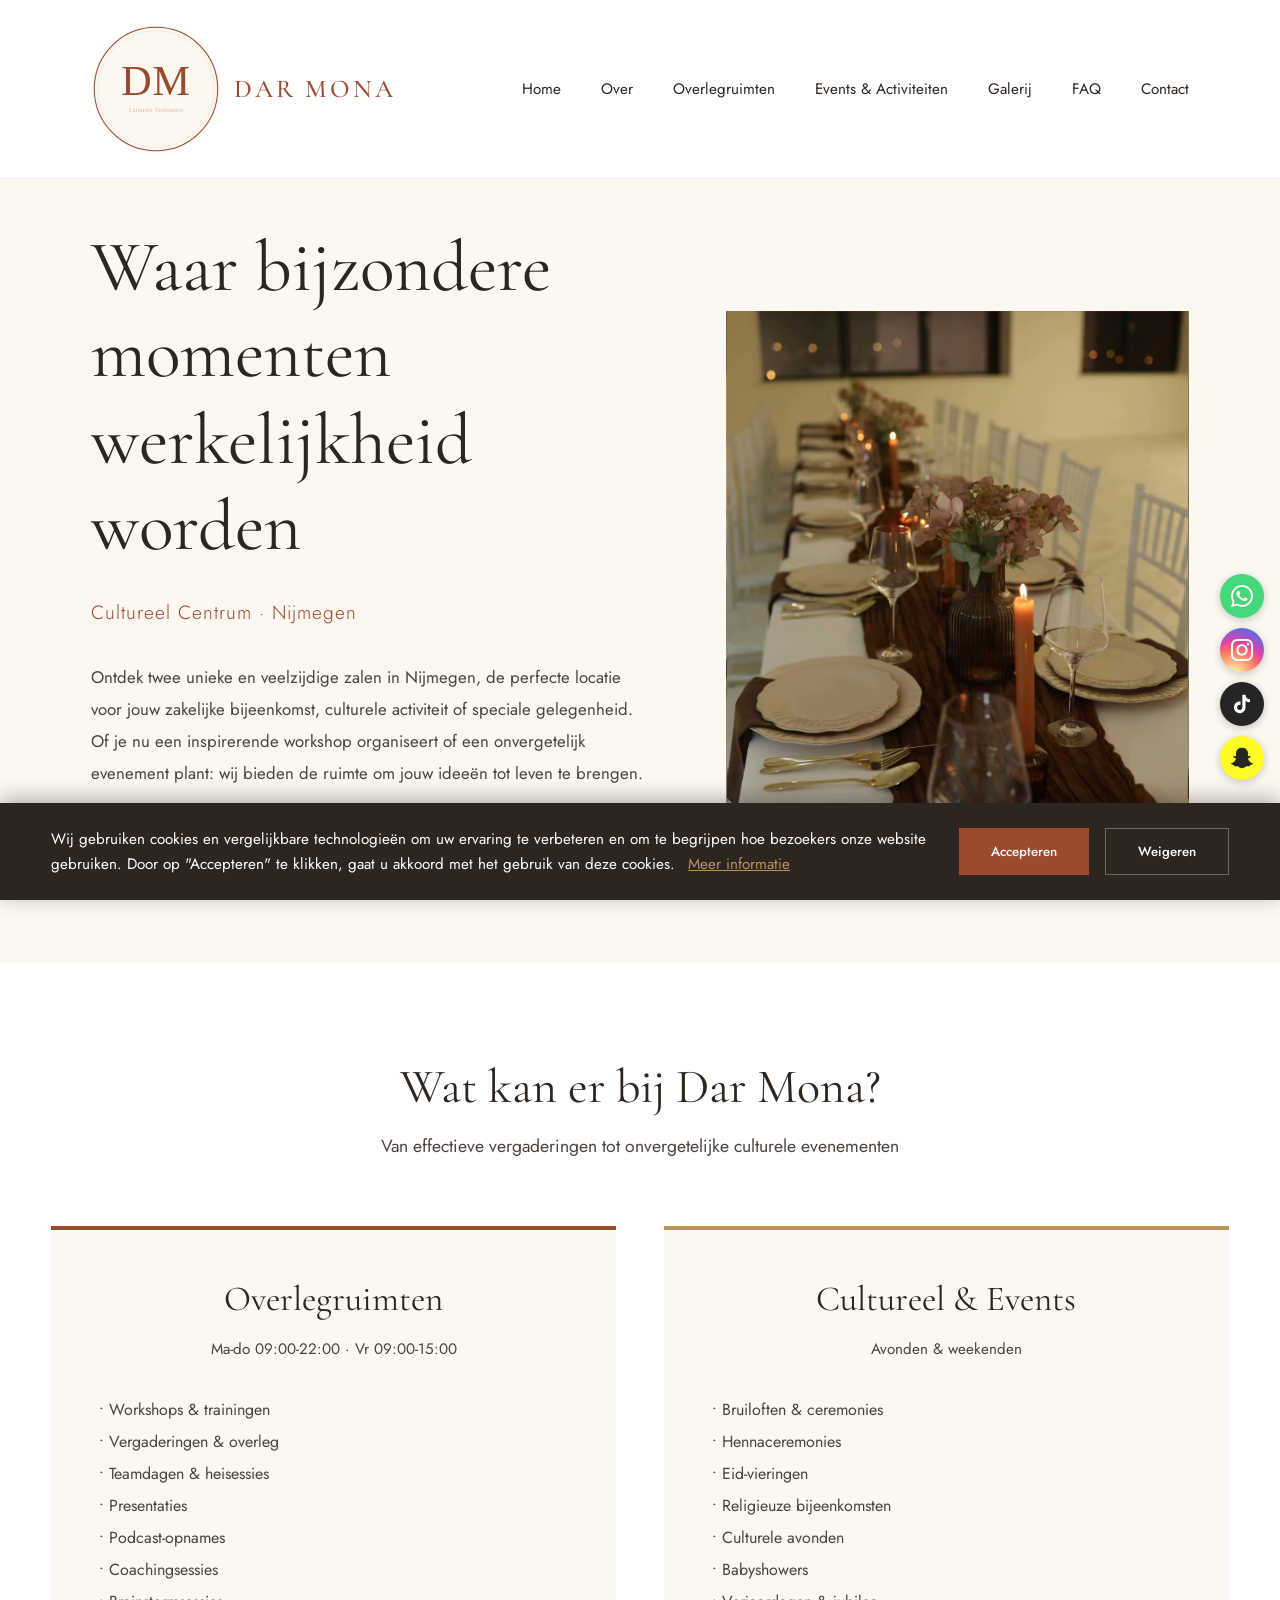
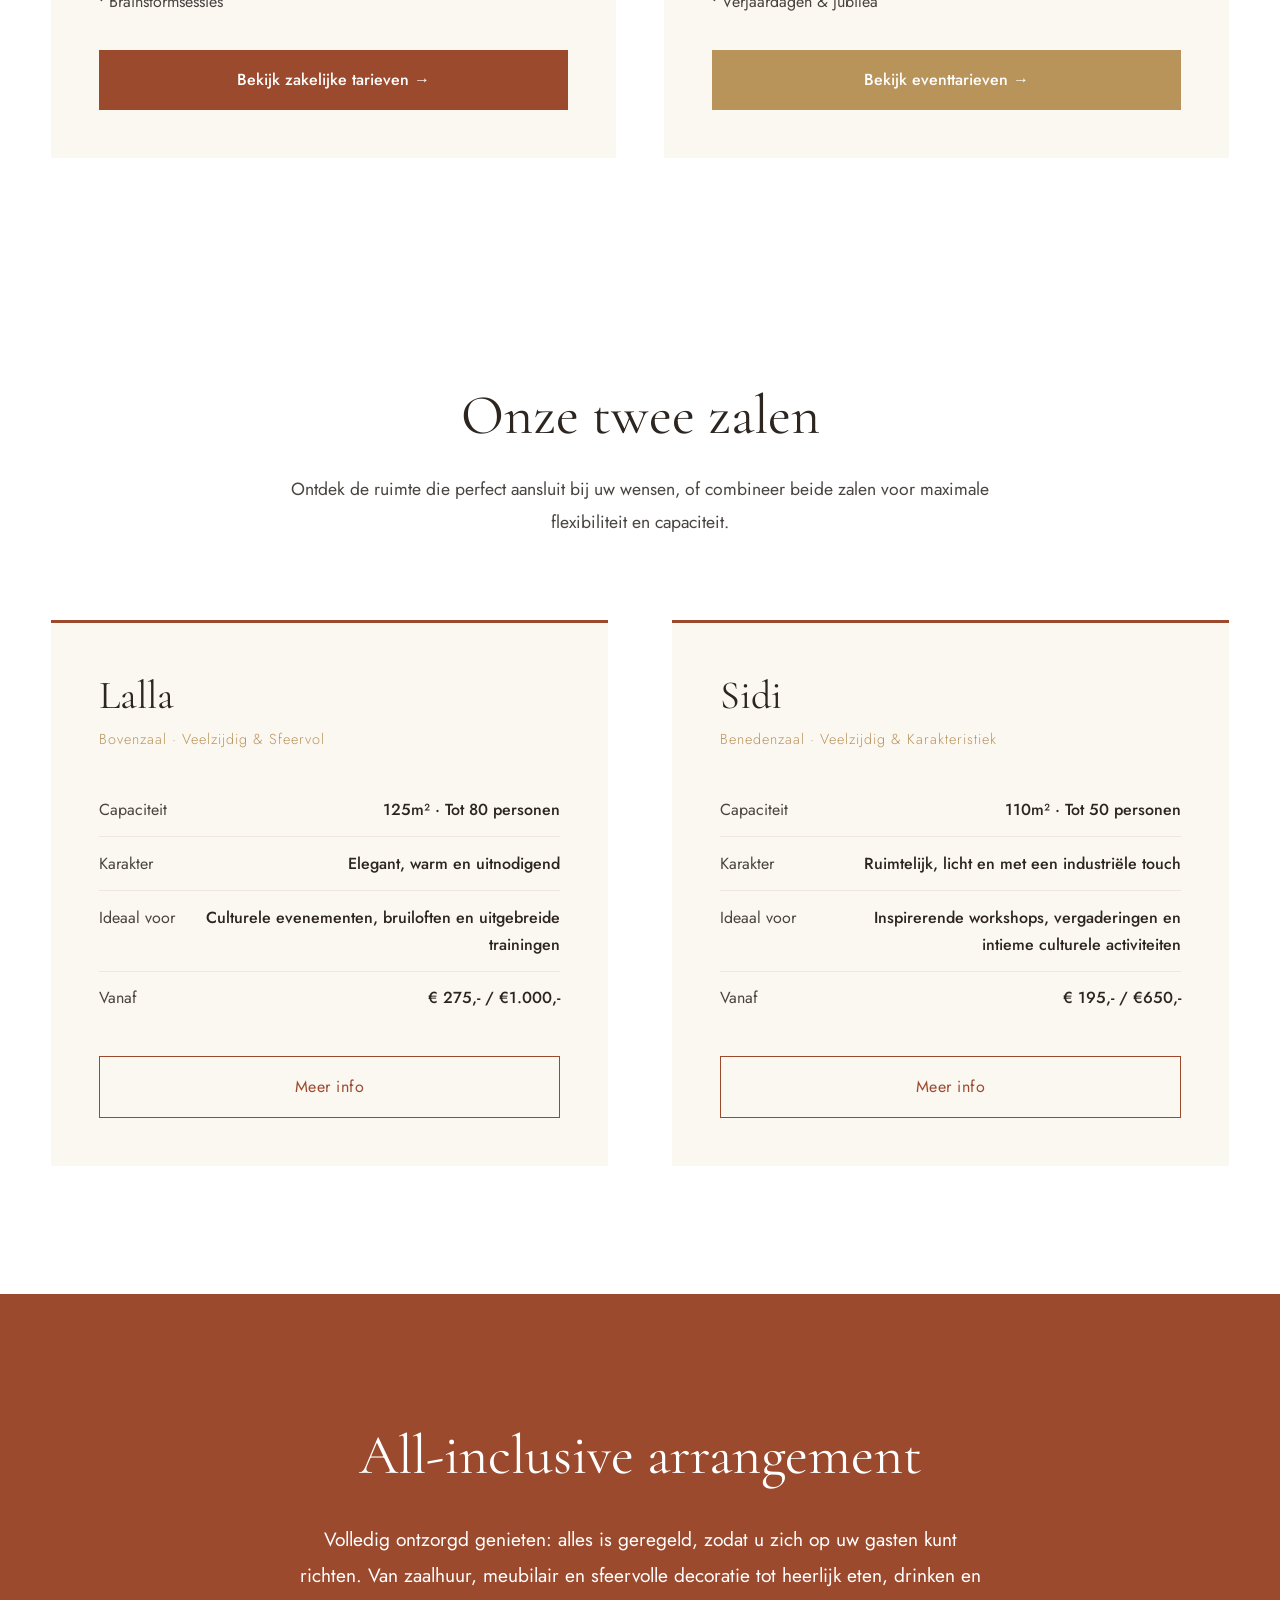
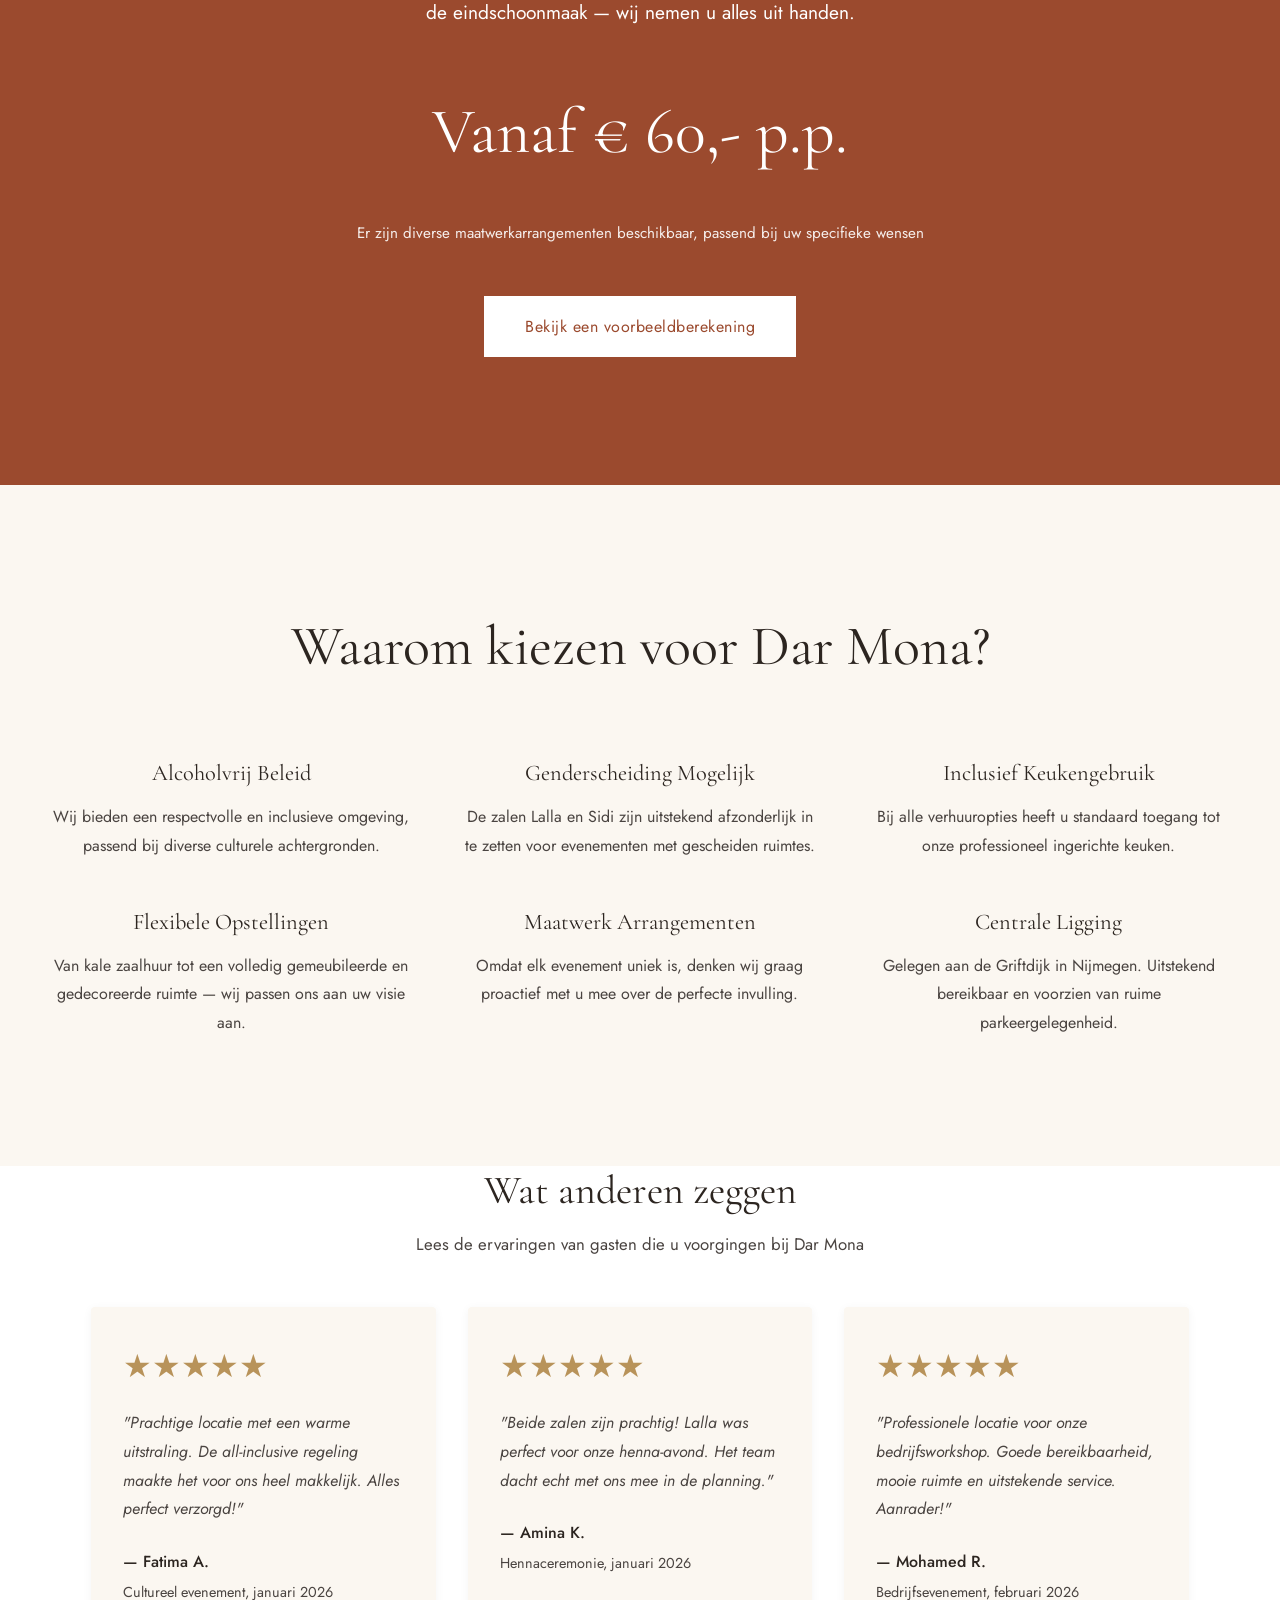
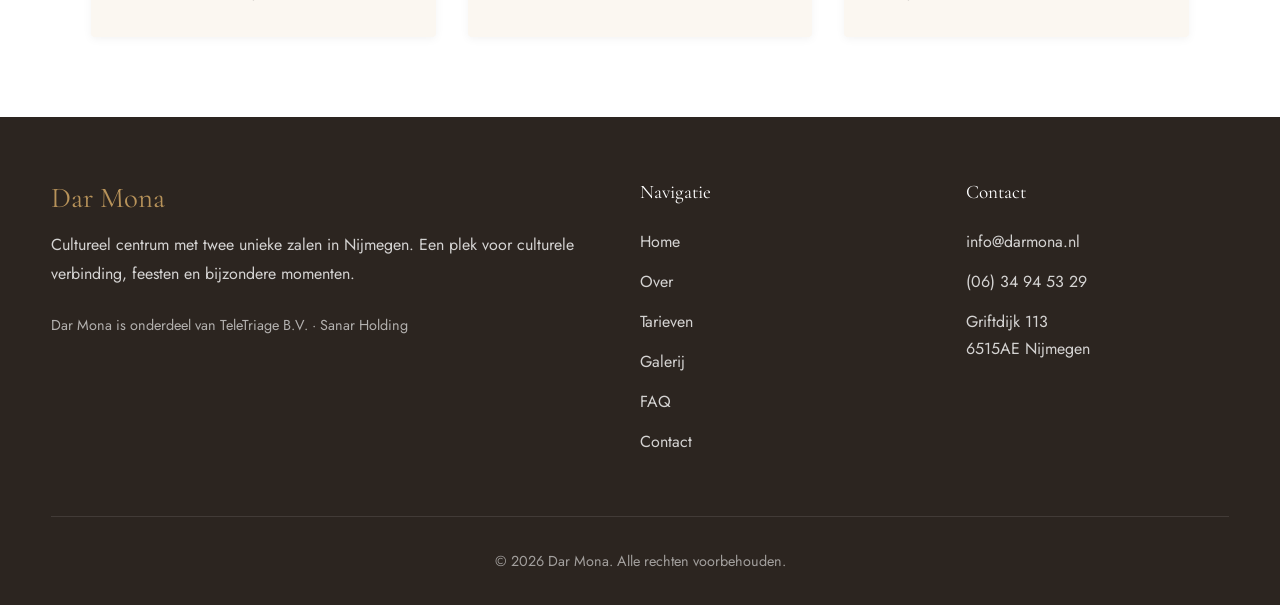
<file: index.html>
<!DOCTYPE html>
<html lang="nl">
<head>
    <meta charset="UTF-8">
    <meta name="viewport" content="width=device-width, initial-scale=1.0">
    
    <!-- SEO Meta Tags -->
    <meta name="description" content="Dar Mona Nijmegen - Twee unieke evenementenzalen aan de Griftdijk voor bruiloften, culturele evenementen, workshops en vergaderingen. All-inclusive arrangementen vanaf €60 p.p. Boek nu!">
    <meta name="keywords" content="evenementenlocatie Nijmegen, feestzaal Nijmegen, bruiloft Nijmegen, vergaderruimte Nijmegen, workshop locatie, culturele evenementen, hennaceremonie Nijmegen, Eid viering, zaalhuur Nijmegen, Griftdijk, all-inclusive evenement">
    <meta name="author" content="Dar Mona">
    
    <!-- Open Graph -->
    <meta property="og:type" content="website">
    <meta property="og:url" content="https://darmona.nl/index.html">
    <meta property="og:title" content="Dar Mona - Evenementenlocatie Nijmegen | Twee Unieke Zalen">
    <meta property="og:description" content="Dar Mona - Evenementenlocatie in Nijmegen met twee unieke zalen (Lalla & Sidi). Perfect voor feesten, bruiloften en culturele evenementen. All-inclusive vanaf €60 p.p.">
    <meta property="og:image" content="https://darmona.nl/images/lalla-elegant-01.jpg">
    
    <!-- Twitter -->
    <meta property="twitter:card" content="summary_large_image">
    <meta property="twitter:title" content="Dar Mona - Evenementenlocatie Nijmegen | Twee Unieke Zalen">
    <meta property="twitter:description" content="Dar Mona - Evenementenlocatie in Nijmegen met twee unieke zalen (Lalla & Sidi). Perfect voor feesten, bruiloften en culturele evenementen. All-inclusive vanaf €60 p.p.">
    <meta property="twitter:image" content="https://darmona.nl/images/lalla-elegant-01.jpg">
    
    <!-- Structured Data -->
    <script type="application/ld+json">
    {
      "@context": "https://schema.org",
      "@type": "EventVenue",
      "name": "Dar Mona",
      "description": "Evenementenlocatie met twee unieke zalen in Nijmegen",
      "address": {
        "@type": "PostalAddress",
        "streetAddress": "Griftdijk 113",
        "addressLocality": "Nijmegen",
        "postalCode": "6515AE",
        "addressCountry": "NL"
      },
      "telephone": "+31634945329",
      "email": "info@darmona.nl",
      "url": "https://darmona.nl",
      "priceRange": "€€",
      "maximumAttendeeCapacity": 80
    }
    </script>
    
    <title>Dar Mona - Evenementenlocatie Nijmegen | Feestzaal & Bruiloft</title>
    
    <!-- Google Analytics -->
    <script async src="https://www.googletagmanager.com/gtag/js?id=G-0EN2QGH1M7"></script>
    <script>
        window.dataLayer = window.dataLayer || [];
        function gtag(){dataLayer.push(arguments);}
        gtag('js', new Date());
        gtag('config', 'G-0EN2QGH1M7');
    </script>
    
    <!-- Microsoft Clarity -->
    <script type="text/javascript">
        (function(c,l,a,r,i,t,y){
            c[a]=c[a]||function(){(c[a].q=c[a].q||[]).push(arguments)};
            t=l.createElement(r);t.async=1;t.src="https://www.clarity.ms/tag/"+i;
            y=l.getElementsByTagName(r)[0];y.parentNode.insertBefore(t,y);
        })(window, document, "clarity", "script", "vu83lrxgzf");
    </script>
    
    <!-- Fonts -->
    <link rel="preconnect" href="https://fonts.googleapis.com">
    <link rel="preconnect" href="https://fonts.gstatic.com" crossorigin>
    <link href="https://fonts.googleapis.com/css2?family=Cormorant+Garamond:wght@300;400;500;600&family=Jost:wght@300;400;500&display=swap" rel="stylesheet">
    
    <!-- Stylesheet -->
    <link rel="stylesheet" href="css/styles.css">

    <link href="https://fonts.googleapis.com/css2?family=Cormorant+Garamond:wght@300;400;500;600&family=Jost:wght@300;400;500&display=swap" rel="stylesheet">
    <style>
        * {
            margin: 0;
            padding: 0;
            box-sizing: border-box;
        }

        :root {
            --cream: #FBF7F1;
            --terracotta: #9B4A2E;
            --gold: #B8935A;
            --dark: #2C2520;
            --text: #4A4441;
        }

        body {
            font-family: 'Jost', sans-serif;
            color: var(--text);
            line-height: 1.7;
            background: white;
        }

        h1, h2, h3, h4 {
            font-family: 'Cormorant Garamond', serif;
            font-weight: 400;
            line-height: 1.2;
        }

        /* Navigation */
        .navbar {
            position: fixed;
            top: 0;
            left: 0;
            right: 0;
            background: rgba(255, 255, 255, 0.98);
            z-index: 1000;
            border-bottom: 1px solid rgba(155, 74, 46, 0.1);
            transition: all 0.3s ease;
        }

        .navbar.scrolled {
            box-shadow: 0 2px 20px rgba(0, 0, 0, 0.05);
        }

        .nav-container {
            max-width: 1200px;
            margin: 0 auto;
            padding: 1.5rem 4%;
            display: flex;
            justify-content: space-between;
            align-items: center;
        }

        .logo {
            font-family: 'Cormorant Garamond', serif;
            font-size: 1.6rem;
            font-weight: 500;
            color: var(--terracotta);
            text-decoration: none;
            letter-spacing: 3px;
            text-transform: uppercase;
        }

        .nav-menu {
            display: flex;
            gap: 2.5rem;
            list-style: none;
        }

        .nav-menu a {
            text-decoration: none;
            color: var(--dark);
            font-weight: 400;
            font-size: 0.95rem;
            transition: color 0.3s ease;
            position: relative;
        }

        .nav-menu a::after {
            content: '';
            position: absolute;
            bottom: -4px;
            left: 0;
            width: 0;
            height: 1px;
            background: var(--terracotta);
            transition: width 0.3s ease;
        }

        .nav-menu a:hover {
            color: var(--terracotta);
        }

        .nav-menu a:hover::after {
            width: 100%;
        }

        /* Mobile Menu */
        .mobile-toggle {
            display: none;
            flex-direction: column;
            gap: 5px;
            cursor: pointer;
            z-index: 1001;
        }

        .mobile-toggle span {
            width: 25px;
            height: 2px;
            background: var(--dark);
            transition: all 0.3s ease;
        }

        .mobile-toggle.active span:nth-child(1) {
            transform: rotate(45deg) translate(7px, 7px);
        }

        .mobile-toggle.active span:nth-child(2) {
            opacity: 0;
        }

        .mobile-toggle.active span:nth-child(3) {
            transform: rotate(-45deg) translate(7px, -7px);
        }

        .mobile-nav {
            display: none;
            position: fixed;
            top: 80px;
            left: 0;
            right: 0;
            background: white;
            padding: 2rem 4%;
            box-shadow: 0 4px 20px rgba(0, 0, 0, 0.1);
            z-index: 999;
        }

        .mobile-nav.active {
            display: block;
        }

        .mobile-nav ul {
            list-style: none;
        }

        .mobile-nav a {
            display: block;
            padding: 1rem 0;
            color: var(--dark);
            text-decoration: none;
            font-size: 1.1rem;
            border-bottom: 1px solid var(--cream);
            transition: color 0.3s ease;
        }

        .mobile-nav a:hover {
            color: var(--terracotta);
        }

        /* Hero Section */
        .hero {
            height: 100vh;
            display: flex;
            align-items: center;
            background: var(--cream);
            position: relative;
            padding-top: 100px;
        }

        .hero-content {
            max-width: 1200px;
            margin: 0 auto;
            padding: 0 4%;
            display: grid;
            grid-template-columns: 1.2fr 1fr;
            gap: 5rem;
            align-items: center;
        }

        .hero-text h1 {
            font-size: 4.5rem;
            color: var(--dark);
            margin-bottom: 1.5rem;
        }

        .hero-text .subtitle {
            font-size: 1.2rem;
            color: var(--terracotta);
            margin-bottom: 2rem;
            font-weight: 300;
            letter-spacing: 1px;
        }

        .hero-text p {
            font-size: 1.05rem;
            line-height: 1.9;
            margin-bottom: 3rem;
            color: var(--text);
        }

        .btn-primary {
            display: inline-block;
            padding: 1rem 2.5rem;
            background: var(--terracotta);
            color: white;
            text-decoration: none;
            font-weight: 400;
            transition: all 0.3s ease;
            border: 1px solid var(--terracotta);
            letter-spacing: 0.5px;
        }

        .btn-primary:hover {
            background: transparent;
            color: var(--terracotta);
        }

        .btn-secondary {
            display: inline-block;
            padding: 1rem 2.5rem;
            background: transparent;
            color: var(--terracotta);
            text-decoration: none;
            font-weight: 400;
            border: 1px solid var(--terracotta);
            transition: all 0.3s ease;
            letter-spacing: 0.5px;
            margin-left: 1rem;
        }

        .btn-secondary:hover {
            background: var(--terracotta);
            color: white;
        }

        .hero-image {
            position: relative;
            height: 500px;
            background: url('images/lalla-burgundy.jpg') center/cover;
            border: 1px solid rgba(155, 74, 46, 0.15);
        }

        /* Two Rooms Section */
        .rooms-section {
            padding: 8rem 4%;
            background: white;
        }

        .section-header {
            text-align: center;
            max-width: 700px;
            margin: 0 auto 5rem;
        }

        .section-header h2 {
            font-size: 3.5rem;
            color: var(--dark);
            margin-bottom: 1.5rem;
        }

        .section-header p {
            font-size: 1.1rem;
            line-height: 1.9;
            color: var(--text);
        }

        .rooms-grid {
            max-width: 1200px;
            margin: 0 auto;
            display: grid;
            grid-template-columns: repeat(2, 1fr);
            gap: 4rem;
        }

        .room-card {
            background: var(--cream);
            padding: 3rem;
            border-top: 3px solid var(--terracotta);
            transition: transform 0.3s ease;
        }

        .room-card:hover {
            transform: translateY(-5px);
        }

        .room-card h3 {
            font-size: 2.5rem;
            color: var(--dark);
            margin-bottom: 0.5rem;
        }

        .room-subtitle {
            font-size: 0.9rem;
            color: var(--gold);
            margin-bottom: 2rem;
            font-weight: 300;
            letter-spacing: 1px;
        }

        .room-details {
            margin-bottom: 2rem;
        }

        .detail-item {
            display: flex;
            justify-content: space-between;
            padding: 0.8rem 0;
            border-bottom: 1px solid rgba(155, 74, 46, 0.1);
        }

        .detail-item:last-child {
            border-bottom: none;
        }

        .detail-label {
            color: var(--text);
        }

        .detail-value {
            font-weight: 500;
            color: var(--dark);
        }

        /* All Inclusive Highlight */
        .all-inclusive {
            padding: 8rem 4%;
            background: var(--terracotta);
            color: white;
            text-align: center;
        }

        .all-inclusive h2 {
            font-size: 3.5rem;
            margin-bottom: 2rem;
        }

        .all-inclusive p {
            font-size: 1.2rem;
            max-width: 700px;
            margin: 0 auto 3rem;
            line-height: 1.9;
        }

        .all-inclusive .price {
            font-size: 4rem;
            font-family: 'Cormorant Garamond', serif;
            margin: 2rem 0;
        }

        .all-inclusive .price-note {
            font-size: 0.95rem;
            opacity: 0.9;
            margin-bottom: 3rem;
        }

        .btn-white {
            background: white;
            color: var(--terracotta);
            border: 1px solid white;
        }

        .btn-white:hover {
            background: transparent;
            color: white;
        }

        /* Features Grid */
        .features {
            padding: 8rem 4%;
            background: var(--cream);
        }

        .features-grid {
            max-width: 1200px;
            margin: 3rem auto 0;
            display: grid;
            grid-template-columns: repeat(3, 1fr);
            gap: 3rem;
        }

        .feature-item {
            text-align: center;
        }

        .feature-item h4 {
            font-size: 1.4rem;
            color: var(--dark);
            margin-bottom: 1rem;
        }

        .feature-item p {
            line-height: 1.8;
            color: var(--text);
        }

        /* Opening Action Banner */
        .opening-banner {
            padding: 4rem 4%;
            background: var(--gold);
            color: white;
            text-align: center;
        }

        .opening-banner h3 {
            font-size: 2.5rem;
            margin-bottom: 1rem;
        }

        .opening-banner .discount {
            font-size: 5rem;
            font-family: 'Cormorant Garamond', serif;
            line-height: 1;
            margin: 1rem 0;
        }

        .opening-banner p {
            font-size: 1.1rem;
            line-height: 1.8;
        }

        /* Footer */
        footer {
            background: var(--dark);
            color: rgba(255, 255, 255, 0.8);
            padding: 4rem 4% 2rem;
        }

        .footer-content {
            max-width: 1200px;
            margin: 0 auto;
            display: grid;
            grid-template-columns: 2fr 1fr 1fr;
            gap: 4rem;
            padding-bottom: 3rem;
            border-bottom: 1px solid rgba(255, 255, 255, 0.1);
        }

        .footer-brand h3 {
            font-size: 1.8rem;
            color: var(--gold);
            margin-bottom: 1rem;
        }

        .footer-brand p {
            line-height: 1.8;
        }

        .footer-links h4 {
            font-size: 1.2rem;
            margin-bottom: 1.5rem;
            color: white;
        }

        .footer-links ul {
            list-style: none;
        }

        .footer-links a {
            color: rgba(255, 255, 255, 0.8);
            text-decoration: none;
            display: block;
            margin-bottom: 0.8rem;
            transition: color 0.3s ease;
        }

        .footer-links a:hover {
            color: var(--gold);
        }

        .footer-bottom {
            max-width: 1200px;
            margin: 2rem auto 0;
            text-align: center;
            font-size: 0.9rem;
            opacity: 0.7;
        }

        /* Responsive */
        @media (max-width: 968px) {
            .nav-menu {
                display: none;
            }

            .mobile-toggle {
                display: flex;
            }

            .hero {
                padding-top: 80px;
                padding-bottom: 2rem;
            }

            .hero-content {
                grid-template-columns: 1fr;
                padding-top: 3rem;
                padding-bottom: 0;
            }

            .hero-text h1 {
                font-size: 2.2rem;
                line-height: 1.2;
            }

            .hero-image {
                height: 300px;
                margin-bottom: 2rem;
                order: -1;
            }

            .hero-text {
                margin-bottom: 0;
            }

            .btn-secondary {
                margin-left: 0;
                margin-top: 1rem;
                display: block;
                text-align: center;
            }

            .opening-banner {
                margin-top: 0;
                padding-top: 3rem;
            }

            .opening-banner > div {
                grid-template-columns: 1fr !important;
                gap: 3rem !important;
                padding: 0 1rem;
            }

            .opening-banner img {
                max-width: 85%;
                margin-left: auto;
                margin-right: auto;
            }

            .opening-banner h3 {
                font-size: 1.6rem !important;
            }

            .opening-banner p {
                font-size: 0.95rem !important;
            }

            .rooms-grid,
            .features-grid,
            .footer-content {
                grid-template-columns: 1fr;
                gap: 2rem;
            }

            .section-header h2 {
                font-size: 2.5rem;
            }

            .btn-secondary {
                margin-left: 0;
                margin-top: 1rem;
                display: block;
                text-align: center;
            }
        }
    </style>
    <link rel="icon" type="image/svg+xml" href="images/favicon.svg">
    <link rel="apple-touch-icon" sizes="180x180" href="images/logo.svg">
    <link rel="stylesheet" href="css/bugfix.css">
    <script src="js/bugfix.js" defer></script>
</head>
<body>
    <nav class="navbar">
        <div class="nav-container">
            <a href="index.html" class="logo">
                <img src="images/logo.svg" alt="Dar Mona Logo" class="logo-icon">
                <span class="logo-text">Dar Mona</span>
            </a>
            <ul class="nav-menu">
                <li><a href="index.html">Home</a></li>
                <li><a href="over.html">Over</a></li>
                <li><a href="overlegruimten.html">Overlegruimten</a></li>
                <li><a href="events.html">Events & Activiteiten</a></li>
                <li><a href="galerij.html">Galerij</a></li>
                <li><a href="veelgestelde-vragen.html">FAQ</a></li>
                <li><a href="contact.html">Contact</a></li>
            </ul>
            <div class="mobile-toggle">
                <span></span>
                <span></span>
                <span></span>
            </div>
        </div>
    </nav>

    <div class="mobile-nav">
        <ul>
            <li><a href="index.html">Home</a></li>
            <li><a href="over.html">Over</a></li>
            <li><a href="overlegruimten.html">Overlegruimten</a></li>
            <li><a href="events.html">Events & Activiteiten</a></li>
            <li><a href="galerij.html">Galerij</a></li>
                <li><a href="veelgestelde-vragen.html">FAQ</a></li>
                <li><a href="contact.html">Contact</a></li>
        </ul>
    </div>

    <section class="hero">
        <div class="hero-content">
            <div class="hero-text">
                <h1>Waar bijzondere momenten werkelijkheid worden</h1>
                <p class="subtitle">Cultureel Centrum · Nijmegen</p>
                <p>Ontdek twee unieke en veelzijdige zalen in Nijmegen, de perfecte locatie voor jouw zakelijke bijeenkomst, culturele activiteit of speciale gelegenheid. Of je nu een inspirerende workshop organiseert of een onvergetelijk evenement plant: wij bieden de ruimte om jouw ideeën tot leven te brengen.</p>
                <a href="contact.html#reserveren" class="btn-primary">Reserveer Direct</a>
                <a href="contact.html" class="btn-secondary">Stel een vraag</a>
            </div>
            <div class="hero-image"></div>
        </div>
    </section>

    <!-- Activiteiten Grid -->
    <section id="activiteiten" style="padding: 6rem 4%; background: white;">
        <div style="max-width: 1200px; margin: 0 auto;">
            <div style="text-align: center; margin-bottom: 4rem;">
                <h2 style="font-family: 'Cormorant Garamond', serif; font-size: 3rem; color: var(--dark); margin-bottom: 1rem;">Wat kan er bij Dar Mona?</h2>
                <p style="font-size: 1.1rem; color: var(--text);">Van effectieve vergaderingen tot onvergetelijke culturele evenementen</p>
            </div>

            <div style="display: grid; grid-template-columns: repeat(auto-fit, minmax(300px, 1fr)); gap: 3rem;">
                <!-- Overlegruimten -->
                <div style="background: var(--cream); padding: 3rem; border-top: 4px solid var(--terracotta);">
                    <h3 style="font-family: 'Cormorant Garamond', serif; font-size: 2.2rem; color: var(--dark); margin-bottom: 1rem; text-align: center;">Overlegruimten</h3>
                    <p style="text-align: center; color: var(--text); margin-bottom: 2rem; font-size: 0.95rem;">Ma-do 09:00-22:00 · Vr 09:00-15:00</p>
                    <ul style="list-style: none; padding: 0; margin: 0 0 2rem 0; color: var(--text); line-height: 2;">
                        <li>• Workshops & trainingen</li>
                        <li>• Vergaderingen & overleg</li>
                        <li>• Teamdagen & heisessies</li>
                        <li>• Presentaties</li>
                        <li>• Podcast-opnames</li>
                        <li>• Coachingsessies</li>
                        <li>• Brainstormsessies</li>
                    </ul>
                    <a href="overlegruimten.html" style="display: block; text-align: center; padding: 1rem; background: var(--terracotta); color: white; text-decoration: none; font-weight: 500; transition: all 0.3s ease;">Bekijk zakelijke tarieven →</a>
                </div>

                <!-- Cultureel & Events -->
                <div style="background: var(--cream); padding: 3rem; border-top: 4px solid var(--gold);">
                    <h3 style="font-family: 'Cormorant Garamond', serif; font-size: 2.2rem; color: var(--dark); margin-bottom: 1rem; text-align: center;">Cultureel & Events</h3>
                    <p style="text-align: center; color: var(--text); margin-bottom: 2rem; font-size: 0.95rem;">Avonden & weekenden</p>
                    <ul style="list-style: none; padding: 0; margin: 0 0 2rem 0; color: var(--text); line-height: 2;">
                        <li>• Bruiloften & ceremonies</li>
                        <li>• Hennaceremonies</li>
                        <li>• Eid-vieringen</li>
                        <li>• Religieuze bijeenkomsten</li>
                        <li>• Culturele avonden</li>
                        <li>• Babyshowers</li>
                        <li>• Verjaardagen & jubilea</li>
                    </ul>
                    <a href="events.html" style="display: block; text-align: center; padding: 1rem; background: var(--gold); color: white; text-decoration: none; font-weight: 500; transition: all 0.3s ease;">Bekijk eventtarieven →</a>
                </div>
            </div>
        </div>
    </section>

    <section class="rooms-section">
        <div class="section-header">
            <h2>Onze twee zalen</h2>
            <p>Ontdek de ruimte die perfect aansluit bij uw wensen, of combineer beide zalen voor maximale flexibiliteit en capaciteit.</p>
        </div>
        <div class="rooms-grid">
            <div class="room-card">
                <h3>Lalla</h3>
                <p class="room-subtitle">Bovenzaal · Veelzijdig &amp; Sfeervol</p>
                <div class="room-details">
                    <div class="detail-item">
                        <span class="detail-label">Capaciteit</span>
                        <span class="detail-value">125m² · Tot 80 personen</span>
                    </div>
                    <div class="detail-item">
                        <span class="detail-label">Karakter</span>
                        <span class="detail-value">Elegant, warm en uitnodigend</span>
                    </div>
                    <div class="detail-item">
                        <span class="detail-label">Ideaal voor</span>
                        <span class="detail-value">Culturele evenementen, bruiloften en uitgebreide trainingen</span>
                    </div>
                    <div class="detail-item">
                        <span class="detail-label">Vanaf</span>
                        <span class="detail-value">€ 275,- / €1.000,-</span>
                    </div>
                </div>
                <a href="events.html" class="btn-secondary" style="width: 100%; text-align: center; margin: 0;">Meer info</a>
            </div>

            <div class="room-card">
                <h3>Sidi</h3>
                <p class="room-subtitle">Benedenzaal · Veelzijdig &amp; Karakteristiek</p>
                <div class="room-details">
                    <div class="detail-item">
                        <span class="detail-label">Capaciteit</span>
                        <span class="detail-value">110m² · Tot 50 personen</span>
                    </div>
                    <div class="detail-item">
                        <span class="detail-label">Karakter</span>
                        <span class="detail-value">Ruimtelijk, licht en met een industriële touch</span>
                    </div>
                    <div class="detail-item">
                        <span class="detail-label">Ideaal voor</span>
                        <span class="detail-value">Inspirerende workshops, vergaderingen en intieme culturele activiteiten</span>
                    </div>
                    <div class="detail-item">
                        <span class="detail-label">Vanaf</span>
                        <span class="detail-value">€ 195,- / €650,-</span>
                    </div>
                </div>
                <a href="events.html" class="btn-secondary" style="width: 100%; text-align: center; margin: 0;">Meer info</a>
            </div>
        </div>
    </section>

    <section class="all-inclusive">
        <h2>All-inclusive arrangement</h2>
        <p>Volledig ontzorgd genieten: alles is geregeld, zodat u zich op uw gasten kunt richten. Van zaalhuur, meubilair en sfeervolle decoratie tot heerlijk eten, drinken en de eindschoonmaak — wij nemen u alles uit handen.</p>
        <div class="price">Vanaf € 60,- p.p.</div>
        <p class="price-note">Er zijn diverse maatwerkarrangementen beschikbaar, passend bij uw specifieke wensen</p>
        <a href="events.html" class="btn-white btn-primary">Bekijk een voorbeeldberekening</a>
    </section>

    <section class="features">
        <div class="section-header">
            <h2>Waarom kiezen voor Dar Mona?</h2>
        </div>
        <div class="features-grid">
            <div class="feature-item">
                <h4>Alcoholvrij Beleid</h4>
                <p>Wij bieden een respectvolle en inclusieve omgeving, passend bij diverse culturele achtergronden.</p>
            </div>
            <div class="feature-item">
                <h4>Genderscheiding Mogelijk</h4>
                <p>De zalen Lalla en Sidi zijn uitstekend afzonderlijk in te zetten voor evenementen met gescheiden ruimtes.</p>
            </div>
            <div class="feature-item">
                <h4>Inclusief Keukengebruik</h4>
                <p>Bij alle verhuuropties heeft u standaard toegang tot onze professioneel ingerichte keuken.</p>
            </div>
            <div class="feature-item">
                <h4>Flexibele Opstellingen</h4>
                <p>Van kale zaalhuur tot een volledig gemeubileerde en gedecoreerde ruimte — wij passen ons aan uw visie aan.</p>
            </div>
            <div class="feature-item">
                <h4>Maatwerk Arrangementen</h4>
                <p>Omdat elk evenement uniek is, denken wij graag proactief met u mee over de perfecte invulling.</p>
            </div>
            <div class="feature-item">
                <h4>Centrale Ligging</h4>
                <p>Gelegen aan de Griftdijk in Nijmegen. Uitstekend bereikbaar en voorzien van ruime parkeergelegenheid.</p>
            </div>
        </div>
    </section>

    <!-- Reviews Section -->
    <section style="max-width: 1200px; margin: 0 auto 5rem; padding: 0 4%;">
        <h2 style="font-family: 'Cormorant Garamond', serif; font-size: 2.5rem; text-align: center; margin-bottom: 1rem; color: var(--dark);">Wat anderen zeggen</h2>
        <p style="text-align: center; max-width: 700px; margin: 0 auto 3rem; color: var(--text); font-size: 1.05rem;">Lees de ervaringen van gasten die u voorgingen bij Dar Mona</p>
        
        <div style="display: grid; grid-template-columns: repeat(auto-fit, minmax(300px, 1fr)); gap: 2rem;">
            <div style="background: var(--cream); padding: 2rem; border-radius: 4px; box-shadow: 0 2px 10px rgba(0,0,0,0.05);">
                <div style="color: var(--gold); font-size: 2rem; margin-bottom: 1rem;">★★★★★</div>
                <p style="font-style: italic; margin-bottom: 1.5rem; line-height: 1.8; color: var(--text);">"Prachtige locatie met een warme uitstraling. De all-inclusive regeling maakte het voor ons heel makkelijk. Alles perfect verzorgd!"</p>
                <p style="font-weight: 500; color: var(--dark); margin: 0;">— Fatima A.</p>
                <p style="font-size: 0.9rem; color: var(--text); margin: 0.3rem 0 0;">Cultureel evenement, januari 2026</p>
            </div>
            
            <div style="background: var(--cream); padding: 2rem; border-radius: 4px; box-shadow: 0 2px 10px rgba(0,0,0,0.05);">
                <div style="color: var(--gold); font-size: 2rem; margin-bottom: 1rem;">★★★★★</div>
                <p style="font-style: italic; margin-bottom: 1.5rem; line-height: 1.8; color: var(--text);">"Beide zalen zijn prachtig! Lalla was perfect voor onze henna-avond. Het team dacht echt met ons mee in de planning."</p>
                <p style="font-weight: 500; color: var(--dark); margin: 0;">— Amina K.</p>
                <p style="font-size: 0.9rem; color: var(--text); margin: 0.3rem 0 0;">Hennaceremonie, januari 2026</p>
            </div>
            
            <div style="background: var(--cream); padding: 2rem; border-radius: 4px; box-shadow: 0 2px 10px rgba(0,0,0,0.05);">
                <div style="color: var(--gold); font-size: 2rem; margin-bottom: 1rem;">★★★★★</div>
                <p style="font-style: italic; margin-bottom: 1.5rem; line-height: 1.8; color: var(--text);">"Professionele locatie voor onze bedrijfsworkshop. Goede bereikbaarheid, mooie ruimte en uitstekende service. Aanrader!"</p>
                <p style="font-weight: 500; color: var(--dark); margin: 0;">— Mohamed R.</p>
                <p style="font-size: 0.9rem; color: var(--text); margin: 0.3rem 0 0;">Bedrijfsevenement, februari 2026</p>
            </div>
        </div>
    </section>

    <footer>
        <div class="footer-content">
            <div class="footer-brand">
                <h3>Dar Mona</h3>
                <p>Cultureel centrum met twee unieke zalen in Nijmegen. Een plek voor culturele verbinding, feesten en bijzondere momenten.</p>
                <p style="margin-top: 1.5rem; font-size: 0.9rem; opacity: 0.8;">Dar Mona is onderdeel van TeleTriage B.V. · Sanar Holding</p>
            </div>
            <div class="footer-links">
                <h4>Navigatie</h4>
                <ul>
                    <li><a href="index.html">Home</a></li>
                    <li><a href="over.html">Over</a></li>
                    <li><a href="events.html">Tarieven</a></li>
                    <li><a href="galerij.html">Galerij</a></li>
                <li><a href="veelgestelde-vragen.html">FAQ</a></li>
                <li><a href="contact.html">Contact</a></li>
                </ul>
            </div>
            <div class="footer-links">
                <h4>Contact</h4>
                <ul>
                    <li><a href="mailto:info@darmona.nl">info@darmona.nl</a></li>
                    <li><a href="tel:0634945329">(06) 34 94 53 29</a></li>
                    <li>Griftdijk 113</li>
                    <li>6515AE Nijmegen</li>
                </ul>
            </div>
        </div>
        <div class="footer-bottom">
            <p>&copy; 2026 Dar Mona. Alle rechten voorbehouden.</p>
        </div>
    </footer>

    <script>
        // Navbar scroll effect
        window.addEventListener('scroll', () => {
            const navbar = document.querySelector('.navbar');
            if (window.scrollY > 50) {
                navbar.classList.add('scrolled');
            } else {
                navbar.classList.remove('scrolled');
            }
        });

        // Mobile menu toggle
        const mobileToggle = document.querySelector('.mobile-toggle');
        const mobileNav = document.querySelector('.mobile-nav');

        mobileToggle.addEventListener('click', () => {
            mobileToggle.classList.toggle('active');
            mobileNav.classList.toggle('active');
        });

        // Close mobile menu when clicking a link
        document.querySelectorAll('.mobile-nav a').forEach(link => {
            link.addEventListener('click', () => {
                mobileToggle.classList.remove('active');
                mobileNav.classList.remove('active');
            });
        });
    </script>


        <!-- Social Media Float Buttons -->
    <div class="social-float-container">
        <!-- WhatsApp -->
        <a href="https://wa.me/31634945329?text=Hallo%20Dar%20Mona,%20ik%20heb%20interesse%20in%20jullie%20zalen!" 
           target="_blank" 
           class="social-float whatsapp-float"
           aria-label="WhatsApp">
            <svg viewBox="0 0 24 24" xmlns="http://www.w3.org/2000/svg">
                <path d="M17.472 14.382c-.297-.149-1.758-.867-2.03-.967-.273-.099-.471-.148-.67.15-.197.297-.767.966-.94 1.164-.173.199-.347.223-.644.075-.297-.15-1.255-.463-2.39-1.475-.883-.788-1.48-1.761-1.653-2.059-.173-.297-.018-.458.13-.606.134-.133.298-.347.446-.52.149-.174.198-.298.298-.497.099-.198.05-.371-.025-.52-.075-.149-.669-1.612-.916-2.207-.242-.579-.487-.5-.669-.51-.173-.008-.371-.01-.57-.01-.198 0-.52.074-.792.372-.272.297-1.04 1.016-1.04 2.479 0 1.462 1.065 2.875 1.213 3.074.149.198 2.096 3.2 5.077 4.487.709.306 1.262.489 1.694.625.712.227 1.36.195 1.871.118.571-.085 1.758-.719 2.006-1.413.248-.694.248-1.289.173-1.413-.074-.124-.272-.198-.57-.347m-5.421 7.403h-.004a9.87 9.87 0 01-5.031-1.378l-.361-.214-3.741.982.998-3.648-.235-.374a9.86 9.86 0 01-1.51-5.26c.001-5.45 4.436-9.884 9.888-9.884 2.64 0 5.122 1.03 6.988 2.898a9.825 9.825 0 012.893 6.994c-.003 5.45-4.437 9.884-9.885 9.884m8.413-18.297A11.815 11.815 0 0012.05 0C5.495 0 .16 5.335.157 11.892c0 2.096.547 4.142 1.588 5.945L.057 24l6.305-1.654a11.882 11.882 0 005.683 1.448h.005c6.554 0 11.89-5.335 11.893-11.893a11.821 11.821 0 00-3.48-8.413z"/>
            </svg>
        </a>
        
        <!-- Instagram -->
        <a href="https://www.instagram.com/darmonanijmegen" 
           target="_blank" 
           class="social-float instagram-float"
           aria-label="Instagram">
            <svg viewBox="0 0 24 24" xmlns="http://www.w3.org/2000/svg">
                <path d="M12 2.163c3.204 0 3.584.012 4.85.07 3.252.148 4.771 1.691 4.919 4.919.058 1.265.069 1.645.069 4.849 0 3.205-.012 3.584-.069 4.849-.149 3.225-1.664 4.771-4.919 4.919-1.266.058-1.644.07-4.85.07-3.204 0-3.584-.012-4.849-.07-3.26-.149-4.771-1.699-4.919-4.92-.058-1.265-.07-1.644-.07-4.849 0-3.204.013-3.583.07-4.849.149-3.227 1.664-4.771 4.919-4.919 1.266-.057 1.645-.069 4.849-.069zm0-2.163c-3.259 0-3.667.014-4.947.072-4.358.2-6.78 2.618-6.98 6.98-.059 1.281-.073 1.689-.073 4.948 0 3.259.014 3.668.072 4.948.2 4.358 2.618 6.78 6.98 6.98 1.281.058 1.689.072 4.948.072 3.259 0 3.668-.014 4.948-.072 4.354-.2 6.782-2.618 6.979-6.98.059-1.28.073-1.689.073-4.948 0-3.259-.014-3.667-.072-4.947-.196-4.354-2.617-6.78-6.979-6.98-1.281-.059-1.69-.073-4.949-.073zm0 5.838c-3.403 0-6.162 2.759-6.162 6.162s2.759 6.163 6.162 6.163 6.162-2.759 6.162-6.163c0-3.403-2.759-6.162-6.162-6.162zm0 10.162c-2.209 0-4-1.79-4-4 0-2.209 1.791-4 4-4s4 1.791 4 4c0 2.21-1.791 4-4 4zm6.406-11.845c-.796 0-1.441.645-1.441 1.44s.645 1.44 1.441 1.44c.795 0 1.439-.645 1.439-1.44s-.644-1.44-1.439-1.44z"/>
            </svg>
        </a>
        
        <!-- TikTok -->
        <a href="https://www.tiktok.com/@dar.mona.nijmegen" 
           target="_blank" 
           class="social-float tiktok-float"
           aria-label="TikTok">
            <svg viewBox="0 0 24 24" xmlns="http://www.w3.org/2000/svg">
                <path d="M19.59 6.69a4.83 4.83 0 01-3.77-4.25V2h-3.45v13.67a2.89 2.89 0 01-5.2 1.74 2.89 2.89 0 012.31-4.64 2.93 2.93 0 01.88.13V9.4a6.84 6.84 0 00-1-.05A6.33 6.33 0 005 20.1a6.34 6.34 0 0010.86-4.43v-7a8.16 8.16 0 004.77 1.52v-3.4a4.85 4.85 0 01-1-.1z"/>
            </svg>
        </a>
        
        <!-- Snapchat -->
        <a href="https://www.snapchat.com/add/darmonanijmegen" 
           target="_blank" 
           class="social-float snapchat-float"
           aria-label="Snapchat">
            <svg viewBox="0 0 24 24" xmlns="http://www.w3.org/2000/svg">
                <path d="M12.206.793c.99 0 4.347.276 5.93 3.821.529 1.193.403 3.219.299 4.847l-.003.06c-.012.18-.022.345-.03.51.075.045.203.09.401.09.3-.016.659-.12 1.033-.301.165-.088.344-.104.464-.104.182 0 .359.029.509.09.45.149.734.479.734.838.015.449-.39.839-1.213 1.168-.089.029-.209.075-.344.119-.45.135-1.139.36-1.333.81-.09.224-.061.524.12.868l.015.015c.06.136 1.526 3.475 4.791 4.014.255.044.435.27.42.509 0 .075-.015.149-.045.225-.24.569-1.273.988-3.146 1.271-.059.091-.12.375-.164.57-.029.179-.074.36-.134.553-.076.271-.27.405-.555.405h-.03c-.135 0-.313-.031-.538-.074-.36-.075-.765-.135-1.273-.135-.3 0-.599.015-.913.074-.6.104-1.123.464-1.723.884-.853.599-1.826 1.288-3.294 1.288-.06 0-.119-.015-.18-.015h-.149c-1.468 0-2.427-.675-3.279-1.288-.599-.42-1.107-.779-1.707-.884-.314-.045-.629-.074-.928-.074-.54 0-.958.089-1.272.149-.211.043-.391.074-.54.074-.374 0-.523-.224-.583-.42-.061-.192-.09-.389-.135-.567-.046-.181-.105-.494-.166-.57-1.918-.222-2.95-.642-3.189-1.226-.031-.063-.052-.11-.052-.169-.015-.255.166-.465.42-.509 3.264-.54 4.73-3.879 4.791-4.02l.016-.029c.18-.345.224-.645.119-.869-.195-.434-.884-.658-1.332-.809-.121-.029-.24-.074-.346-.119-1.107-.435-1.257-.93-1.197-1.273.09-.479.674-.793 1.168-.793.146 0 .27.029.383.074.42.194.789.3 1.104.3.234 0 .384-.06.465-.105l-.046-.569c-.098-1.626-.225-3.651.307-4.837C7.392 1.077 10.739.807 11.727.807l.419-.015h.06z"/>
            </svg>
        </a>
    </div>

    <!-- Cookie Consent Banner -->
    <div id="cookieBanner" style="display: none; position: fixed; bottom: 0; left: 0; right: 0; background: var(--dark); color: white; padding: 1.5rem 4%; box-shadow: 0 -4px 20px rgba(0,0,0,0.3); z-index: 10000;">
        <div style="max-width: 1200px; margin: 0 auto; display: flex; align-items: center; justify-content: space-between; gap: 2rem; flex-wrap: wrap;">
            <div style="flex: 1; min-width: 300px;">
                <p style="margin: 0; font-size: 0.95rem; line-height: 1.6;">
                    Wij gebruiken cookies en vergelijkbare technologieën om uw ervaring te verbeteren en om te begrijpen hoe bezoekers onze website gebruiken. Door op "Accepteren" te klikken, gaat u akkoord met het gebruik van deze cookies.
                    <a href="#" onclick="toggleCookieInfo(); return false;" style="color: var(--gold); text-decoration: underline; margin-left: 0.5rem;">Meer informatie</a>
                </p>
                <div id="cookieInfo" style="display: none; margin-top: 1rem; padding: 1rem; background: rgba(255,255,255,0.1); border-radius: 4px; font-size: 0.9rem; line-height: 1.6;">
                    <strong>Wij gebruiken de volgende cookies:</strong><br>
                    • <strong>Google Analytics:</strong> Voor het meten van websiteverkeer en bezoekersgedrag<br>
                    • <strong>Microsoft Clarity:</strong> Voor het begrijpen van gebruikerservaringen via heatmaps en sessie-opnames<br><br>
                    Deze gegevens helpen ons om de website te verbeteren. U kunt cookies te allen tijde uitschakelen in uw browserinstellingen.
                </div>
            </div>
            <div style="display: flex; gap: 1rem; flex-shrink: 0;">
                <button onclick="acceptCookies()" style="padding: 0.8rem 2rem; background: var(--terracotta); color: white; border: none; cursor: pointer; font-weight: 500; font-family: 'Jost', sans-serif; transition: all 0.3s ease;">
                    Accepteren
                </button>
                <button onclick="declineCookies()" style="padding: 0.8rem 2rem; background: transparent; color: white; border: 1px solid rgba(255,255,255,0.3); cursor: pointer; font-weight: 500; font-family: 'Jost', sans-serif; transition: all 0.3s ease;">
                    Weigeren
                </button>
            </div>
        </div>
    </div>

    <script>
        // Cookie consent functionality
        function toggleCookieInfo() {
            var info = document.getElementById('cookieInfo');
            info.style.display = info.style.display === 'none' ? 'block' : 'none';
        }

        function acceptCookies() {
            localStorage.setItem('cookieConsent', 'accepted');
            document.getElementById('cookieBanner').style.display = 'none';
            // Analytics are already loaded, just track consent
            if (typeof gtag === 'function') {
                gtag('consent', 'update', {
                    'analytics_storage': 'granted'
                });
            }
        }

        function declineCookies() {
            localStorage.setItem('cookieConsent', 'declined');
            document.getElementById('cookieBanner').style.display = 'none';
            // Disable analytics
            if (typeof gtag === 'function') {
                gtag('consent', 'update', {
                    'analytics_storage': 'denied'
                });
            }
        }

        // Check if user has already made a choice
        window.addEventListener('load', function() {
            var consent = localStorage.getItem('cookieConsent');
            if (!consent) {
                // Show banner after 1 second
                setTimeout(function() {
                    document.getElementById('cookieBanner').style.display = 'block';
                }, 1000);
            } else if (consent === 'declined') {
                // User declined, disable analytics
                if (typeof gtag === 'function') {
                    gtag('consent', 'update', {
                        'analytics_storage': 'denied'
                    });
                }
            }
        });
    </script>
</body>
</html>
</file>
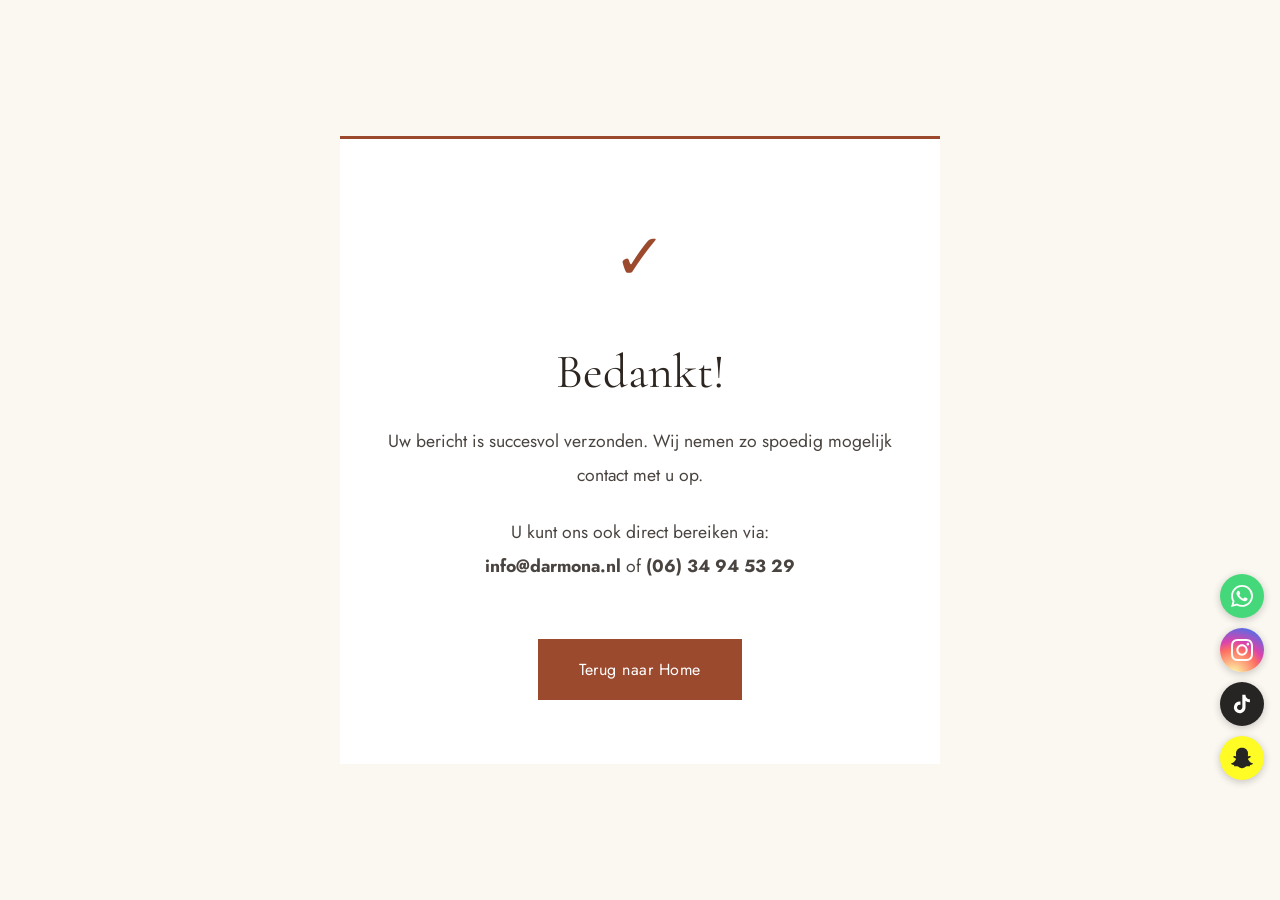
<file: bedankt.html>
<!DOCTYPE html>
<html lang="nl">
<head>
    <meta charset="UTF-8">
    <meta name="viewport" content="width=device-width, initial-scale=1.0">
    <title>Bedankt - Dar Mona</title>
    
    <!-- Google Analytics -->
    <script async src="https://www.googletagmanager.com/gtag/js?id=G-0EN2QGH1M7"></script>
    <script>
        window.dataLayer = window.dataLayer || [];
        function gtag(){dataLayer.push(arguments);}
        gtag('js', new Date());
        gtag('config', 'G-0EN2QGH1M7');
    </script>
    
    <!-- Microsoft Clarity -->
    <script type="text/javascript">
        (function(c,l,a,r,i,t,y){
            c[a]=c[a]||function(){(c[a].q=c[a].q||[]).push(arguments)};
            t=l.createElement(r);t.async=1;t.src="https://www.clarity.ms/tag/"+i;
            y=l.getElementsByTagName(r)[0];y.parentNode.insertBefore(t,y);
        })(window, document, "clarity", "script", "vu83lrxgzf");
    </script>
    <link href="https://fonts.googleapis.com/css2?family=Cormorant+Garamond:wght@300;400;500;600&family=Jost:wght@300;400;500&display=swap" rel="stylesheet">
    <style>
        * {
            margin: 0;
            padding: 0;
            box-sizing: border-box;
        }

        :root {
            --cream: #FBF7F1;
            --terracotta: #9B4A2E;
            --gold: #B8935A;
            --dark: #2C2520;
            --text: #4A4441;
        }

        body {
            font-family: 'Jost', sans-serif;
            color: var(--text);
            line-height: 1.7;
            background: var(--cream);
            display: flex;
            align-items: center;
            justify-content: center;
            min-height: 100vh;
            padding: 2rem;
        }

        h1, h2 {
            font-family: 'Cormorant Garamond', serif;
            font-weight: 400;
            line-height: 1.2;
        }

        .success-container {
            max-width: 600px;
            text-align: center;
            background: white;
            padding: 4rem 3rem;
            border-top: 3px solid var(--terracotta);
        }

        .success-icon {
            font-size: 4rem;
            color: var(--terracotta);
            margin-bottom: 2rem;
        }

        h1 {
            font-size: 3rem;
            color: var(--dark);
            margin-bottom: 1.5rem;
        }

        p {
            font-size: 1.1rem;
            line-height: 1.9;
            margin-bottom: 1.5rem;
        }

        .btn-primary {
            display: inline-block;
            padding: 1rem 2.5rem;
            background: var(--terracotta);
            color: white;
            text-decoration: none;
            font-weight: 400;
            transition: all 0.3s ease;
            border: 1px solid var(--terracotta);
            letter-spacing: 0.5px;
            margin-top: 2rem;
        }

        .btn-primary:hover {
            background: transparent;
            color: var(--terracotta);
        }
    </style>
    <link rel="icon" type="image/svg+xml" href="images/favicon.svg">
    <link rel="apple-touch-icon" sizes="180x180" href="images/logo.svg">
    <link rel="stylesheet" href="css/bugfix.css">
    <script src="js/bugfix.js" defer></script>
</head>
<body>
    <div class="success-container">
        <div class="success-icon">✓</div>
        <h1>Bedankt!</h1>
        <p>Uw bericht is succesvol verzonden. Wij nemen zo spoedig mogelijk contact met u op.</p>
        <p>U kunt ons ook direct bereiken via:<br>
        <strong>info@darmona.nl</strong> of <strong>(06) 34 94 53 29</strong></p>
        <a href="index.html" class="btn-primary">Terug naar Home</a>
    </div>


        <!-- Social Media Float Buttons -->
    <div class="social-float-container">
        <!-- WhatsApp -->
        <a href="https://wa.me/31634945329?text=Hallo%20Dar%20Mona,%20ik%20heb%20interesse%20in%20jullie%20zalen!" 
           target="_blank" 
           class="social-float whatsapp-float"
           aria-label="WhatsApp">
            <svg viewBox="0 0 24 24" xmlns="http://www.w3.org/2000/svg">
                <path d="M17.472 14.382c-.297-.149-1.758-.867-2.03-.967-.273-.099-.471-.148-.67.15-.197.297-.767.966-.94 1.164-.173.199-.347.223-.644.075-.297-.15-1.255-.463-2.39-1.475-.883-.788-1.48-1.761-1.653-2.059-.173-.297-.018-.458.13-.606.134-.133.298-.347.446-.52.149-.174.198-.298.298-.497.099-.198.05-.371-.025-.52-.075-.149-.669-1.612-.916-2.207-.242-.579-.487-.5-.669-.51-.173-.008-.371-.01-.57-.01-.198 0-.52.074-.792.372-.272.297-1.04 1.016-1.04 2.479 0 1.462 1.065 2.875 1.213 3.074.149.198 2.096 3.2 5.077 4.487.709.306 1.262.489 1.694.625.712.227 1.36.195 1.871.118.571-.085 1.758-.719 2.006-1.413.248-.694.248-1.289.173-1.413-.074-.124-.272-.198-.57-.347m-5.421 7.403h-.004a9.87 9.87 0 01-5.031-1.378l-.361-.214-3.741.982.998-3.648-.235-.374a9.86 9.86 0 01-1.51-5.26c.001-5.45 4.436-9.884 9.888-9.884 2.64 0 5.122 1.03 6.988 2.898a9.825 9.825 0 012.893 6.994c-.003 5.45-4.437 9.884-9.885 9.884m8.413-18.297A11.815 11.815 0 0012.05 0C5.495 0 .16 5.335.157 11.892c0 2.096.547 4.142 1.588 5.945L.057 24l6.305-1.654a11.882 11.882 0 005.683 1.448h.005c6.554 0 11.89-5.335 11.893-11.893a11.821 11.821 0 00-3.48-8.413z"/>
            </svg>
        </a>
        
        <!-- Instagram -->
        <a href="https://www.instagram.com/darmonanijmegen" 
           target="_blank" 
           class="social-float instagram-float"
           aria-label="Instagram">
            <svg viewBox="0 0 24 24" xmlns="http://www.w3.org/2000/svg">
                <path d="M12 2.163c3.204 0 3.584.012 4.85.07 3.252.148 4.771 1.691 4.919 4.919.058 1.265.069 1.645.069 4.849 0 3.205-.012 3.584-.069 4.849-.149 3.225-1.664 4.771-4.919 4.919-1.266.058-1.644.07-4.85.07-3.204 0-3.584-.012-4.849-.07-3.26-.149-4.771-1.699-4.919-4.92-.058-1.265-.07-1.644-.07-4.849 0-3.204.013-3.583.07-4.849.149-3.227 1.664-4.771 4.919-4.919 1.266-.057 1.645-.069 4.849-.069zm0-2.163c-3.259 0-3.667.014-4.947.072-4.358.2-6.78 2.618-6.98 6.98-.059 1.281-.073 1.689-.073 4.948 0 3.259.014 3.668.072 4.948.2 4.358 2.618 6.78 6.98 6.98 1.281.058 1.689.072 4.948.072 3.259 0 3.668-.014 4.948-.072 4.354-.2 6.782-2.618 6.979-6.98.059-1.28.073-1.689.073-4.948 0-3.259-.014-3.667-.072-4.947-.196-4.354-2.617-6.78-6.979-6.98-1.281-.059-1.69-.073-4.949-.073zm0 5.838c-3.403 0-6.162 2.759-6.162 6.162s2.759 6.163 6.162 6.163 6.162-2.759 6.162-6.163c0-3.403-2.759-6.162-6.162-6.162zm0 10.162c-2.209 0-4-1.79-4-4 0-2.209 1.791-4 4-4s4 1.791 4 4c0 2.21-1.791 4-4 4zm6.406-11.845c-.796 0-1.441.645-1.441 1.44s.645 1.44 1.441 1.44c.795 0 1.439-.645 1.439-1.44s-.644-1.44-1.439-1.44z"/>
            </svg>
        </a>
        
        <!-- TikTok -->
        <a href="https://www.tiktok.com/@dar.mona.nijmegen" 
           target="_blank" 
           class="social-float tiktok-float"
           aria-label="TikTok">
            <svg viewBox="0 0 24 24" xmlns="http://www.w3.org/2000/svg">
                <path d="M19.59 6.69a4.83 4.83 0 01-3.77-4.25V2h-3.45v13.67a2.89 2.89 0 01-5.2 1.74 2.89 2.89 0 012.31-4.64 2.93 2.93 0 01.88.13V9.4a6.84 6.84 0 00-1-.05A6.33 6.33 0 005 20.1a6.34 6.34 0 0010.86-4.43v-7a8.16 8.16 0 004.77 1.52v-3.4a4.85 4.85 0 01-1-.1z"/>
            </svg>
        </a>
        
        <!-- Snapchat -->
        <a href="https://www.snapchat.com/add/darmonanijmegen" 
           target="_blank" 
           class="social-float snapchat-float"
           aria-label="Snapchat">
            <svg viewBox="0 0 24 24" xmlns="http://www.w3.org/2000/svg">
                <path d="M12.206.793c.99 0 4.347.276 5.93 3.821.529 1.193.403 3.219.299 4.847l-.003.06c-.012.18-.022.345-.03.51.075.045.203.09.401.09.3-.016.659-.12 1.033-.301.165-.088.344-.104.464-.104.182 0 .359.029.509.09.45.149.734.479.734.838.015.449-.39.839-1.213 1.168-.089.029-.209.075-.344.119-.45.135-1.139.36-1.333.81-.09.224-.061.524.12.868l.015.015c.06.136 1.526 3.475 4.791 4.014.255.044.435.27.42.509 0 .075-.015.149-.045.225-.24.569-1.273.988-3.146 1.271-.059.091-.12.375-.164.57-.029.179-.074.36-.134.553-.076.271-.27.405-.555.405h-.03c-.135 0-.313-.031-.538-.074-.36-.075-.765-.135-1.273-.135-.3 0-.599.015-.913.074-.6.104-1.123.464-1.723.884-.853.599-1.826 1.288-3.294 1.288-.06 0-.119-.015-.18-.015h-.149c-1.468 0-2.427-.675-3.279-1.288-.599-.42-1.107-.779-1.707-.884-.314-.045-.629-.074-.928-.074-.54 0-.958.089-1.272.149-.211.043-.391.074-.54.074-.374 0-.523-.224-.583-.42-.061-.192-.09-.389-.135-.567-.046-.181-.105-.494-.166-.57-1.918-.222-2.95-.642-3.189-1.226-.031-.063-.052-.11-.052-.169-.015-.255.166-.465.42-.509 3.264-.54 4.73-3.879 4.791-4.02l.016-.029c.18-.345.224-.645.119-.869-.195-.434-.884-.658-1.332-.809-.121-.029-.24-.074-.346-.119-1.107-.435-1.257-.93-1.197-1.273.09-.479.674-.793 1.168-.793.146 0 .27.029.383.074.42.194.789.3 1.104.3.234 0 .384-.06.465-.105l-.046-.569c-.098-1.626-.225-3.651.307-4.837C7.392 1.077 10.739.807 11.727.807l.419-.015h.06z"/>
            </svg>
        </a>
    </div>

    <!-- Cookie Consent Banner -->
    <div id="cookieBanner" style="display: none; position: fixed; bottom: 0; left: 0; right: 0; background: var(--dark); color: white; padding: 1.5rem 4%; box-shadow: 0 -4px 20px rgba(0,0,0,0.3); z-index: 10000;">
        <div style="max-width: 1200px; margin: 0 auto; display: flex; align-items: center; justify-content: space-between; gap: 2rem; flex-wrap: wrap;">
            <div style="flex: 1; min-width: 300px;">
                <p style="margin: 0; font-size: 0.95rem; line-height: 1.6;">
                    Wij gebruiken cookies en vergelijkbare technologieën om uw ervaring te verbeteren en om te begrijpen hoe bezoekers onze website gebruiken. Door op "Accepteren" te klikken, gaat u akkoord met het gebruik van deze cookies.
                    <a href="#" onclick="toggleCookieInfo(); return false;" style="color: var(--gold); text-decoration: underline; margin-left: 0.5rem;">Meer informatie</a>
                </p>
                <div id="cookieInfo" style="display: none; margin-top: 1rem; padding: 1rem; background: rgba(255,255,255,0.1); border-radius: 4px; font-size: 0.9rem; line-height: 1.6;">
                    <strong>Wij gebruiken de volgende cookies:</strong><br>
                    • <strong>Google Analytics:</strong> Voor het meten van websiteverkeer en bezoekersgedrag<br>
                    • <strong>Microsoft Clarity:</strong> Voor het begrijpen van gebruikerservaringen via heatmaps en sessie-opnames<br><br>
                    Deze gegevens helpen ons om de website te verbeteren. U kunt cookies te allen tijde uitschakelen in uw browserinstellingen.
                </div>
            </div>
            <div style="display: flex; gap: 1rem; flex-shrink: 0;">
                <button onclick="acceptCookies()" style="padding: 0.8rem 2rem; background: var(--terracotta); color: white; border: none; cursor: pointer; font-weight: 500; font-family: 'Jost', sans-serif; transition: all 0.3s ease;">
                    Accepteren
                </button>
                <button onclick="declineCookies()" style="padding: 0.8rem 2rem; background: transparent; color: white; border: 1px solid rgba(255,255,255,0.3); cursor: pointer; font-weight: 500; font-family: 'Jost', sans-serif; transition: all 0.3s ease;">
                    Weigeren
                </button>
            </div>
        </div>
    </div>

    <script>
        // Cookie consent functionality
        function toggleCookieInfo() {
            var info = document.getElementById('cookieInfo');
            info.style.display = info.style.display === 'none' ? 'block' : 'none';
        }

        function acceptCookies() {
            localStorage.setItem('cookieConsent', 'accepted');
            document.getElementById('cookieBanner').style.display = 'none';
            if (typeof gtag === 'function') {
                gtag('consent', 'update', {
                    'analytics_storage': 'granted'
                });
            }
        }

        function declineCookies() {
            localStorage.setItem('cookieConsent', 'declined');
            document.getElementById('cookieBanner').style.display = 'none';
            if (typeof gtag === 'function') {
                gtag('consent', 'update', {
                    'analytics_storage': 'denied'
                });
            }
        }

        window.addEventListener('load', function() {
            var consent = localStorage.getItem('cookieConsent');
            if (!consent) {
                setTimeout(function() {
                    document.getElementById('cookieBanner').style.display = 'block';
                }, 1000);
            } else if (consent === 'declined') {
                if (typeof gtag === 'function') {
                    gtag('consent', 'update', {
                        'analytics_storage': 'denied'
                    });
                }
            }
        });
    </script>
</body>
</html>
</file>
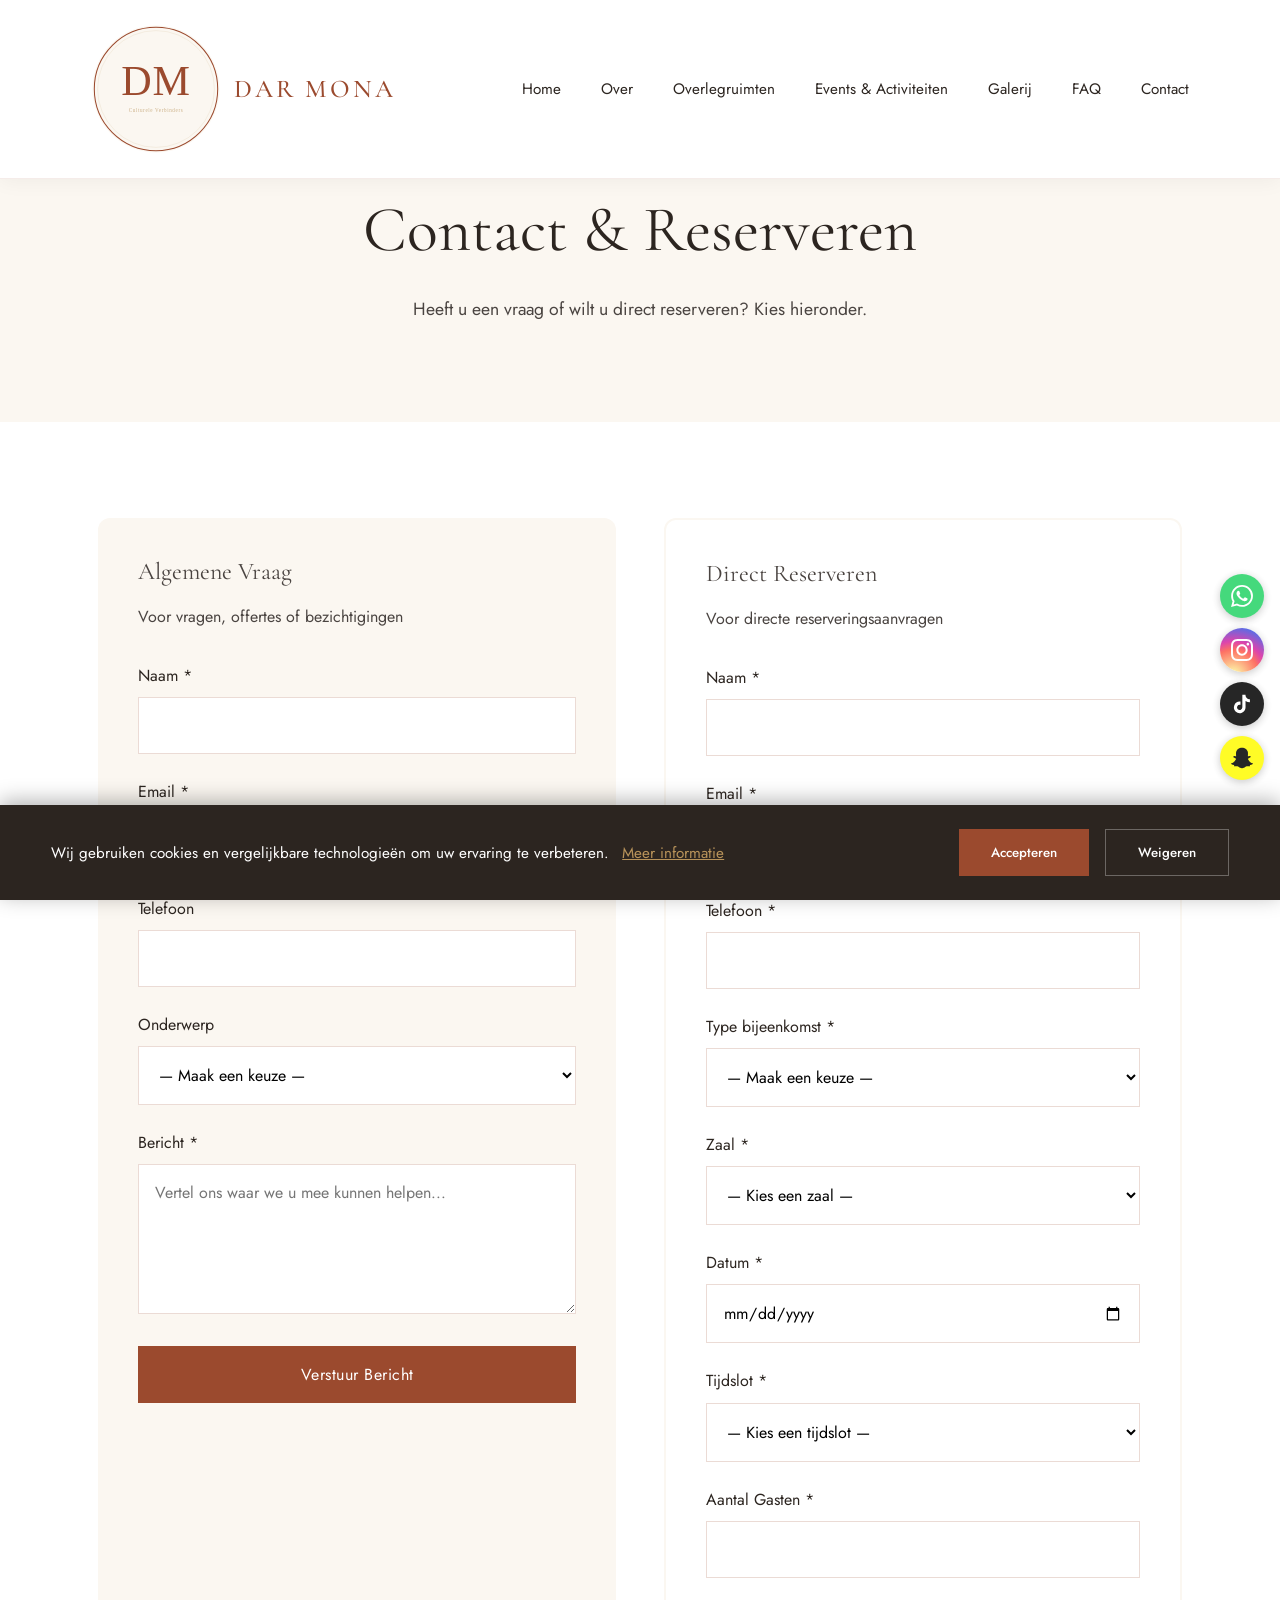
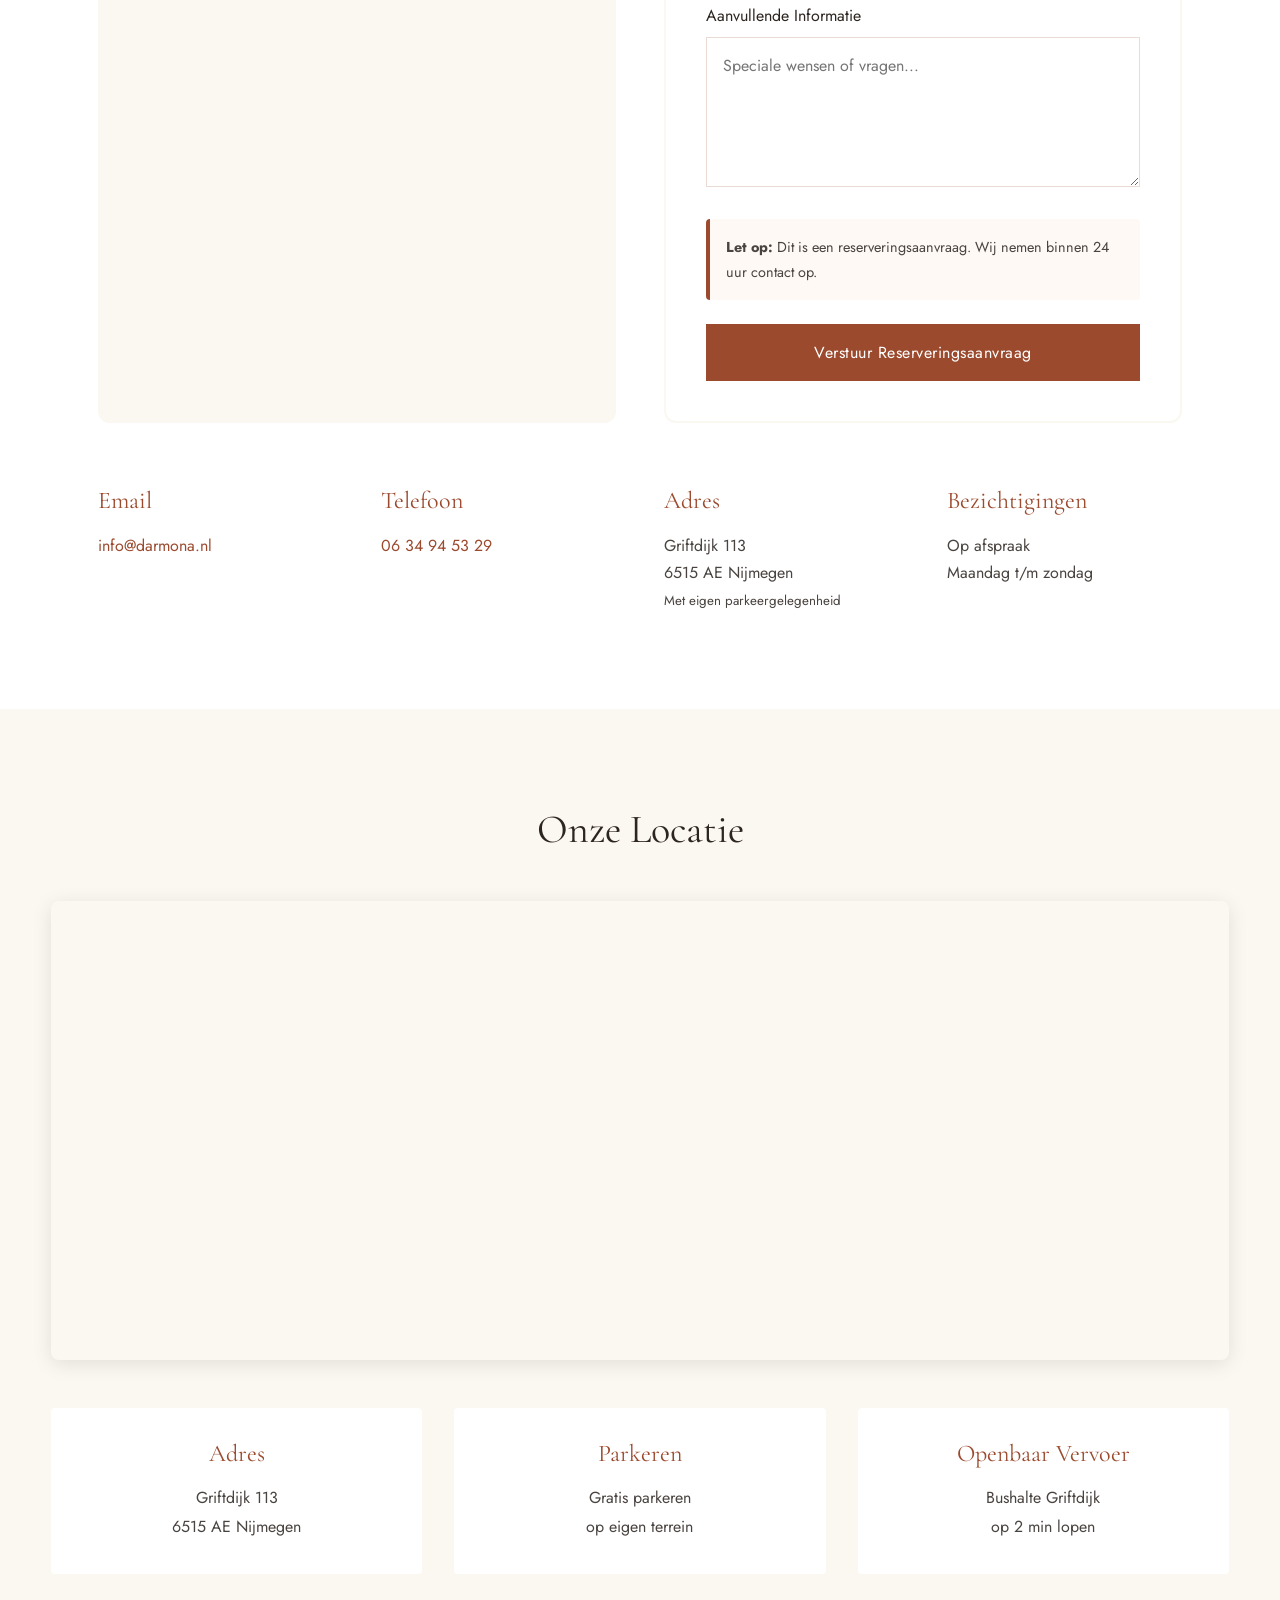
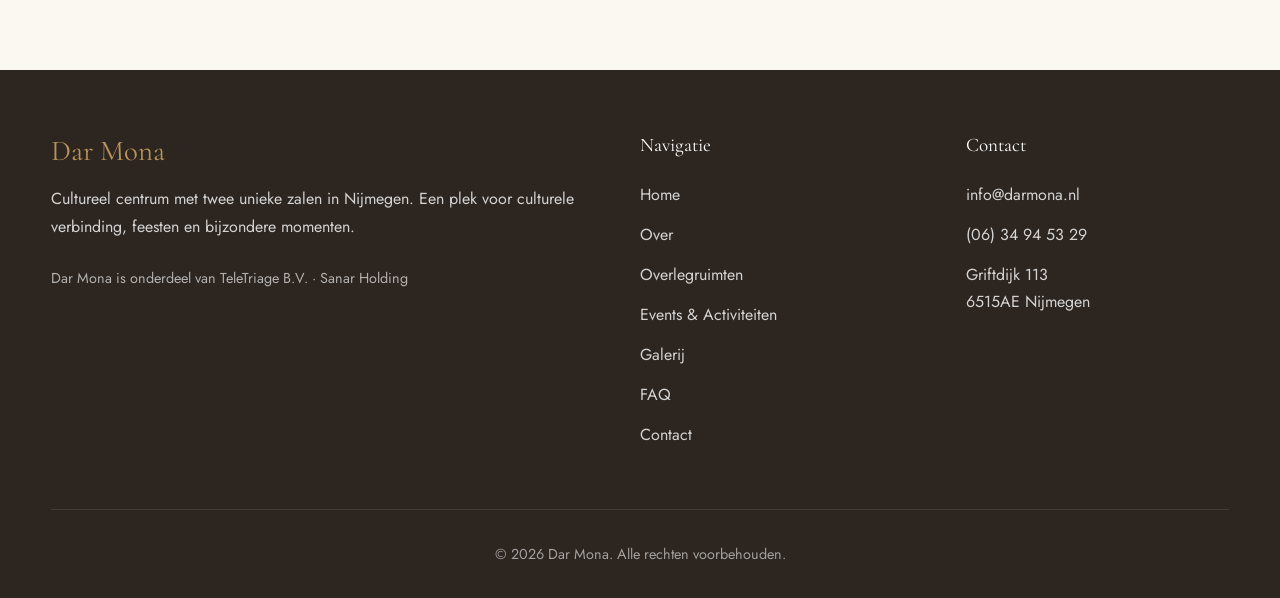
<file: contact.html>
<!DOCTYPE html>
<html lang="nl">
<head>
    <meta charset="UTF-8">
    <meta name="viewport" content="width=device-width, initial-scale=1.0">
    <meta name="description" content="Neem contact op met Dar Mona. Griftdijk 113, Nijmegen. Tel: 06 34 94 53 29. Email: info@darmona.nl. Vraag vrijblijvend een offerte aan.">
    <meta name="keywords" content="evenementenlocatie Nijmegen, feestzaal Nijmegen, bruiloft locatie, culturele evenementen, Griftdijk, Lalla, Sidi, all inclusive">
    <meta name="author" content="Dar Mona">
    <meta property="og:type" content="website">
    <meta property="og:url" content="https://darmona.nl/contact.html">
    <meta property="og:title" content="Contact Dar Mona - We helpen u graag">
    <meta property="og:description" content="Neem contact op met Dar Mona. Griftdijk 113, Nijmegen. Tel: 06 34 94 53 29. Email: info@darmona.nl. Vraag vrijblijvend een offerte aan.">
    <meta property="og:image" content="https://darmona.nl/images/lalla-elegant-01.jpg">
    <meta property="twitter:card" content="summary_large_image">
    <meta property="twitter:title" content="Contact Dar Mona - We helpen u graag">
    <meta property="twitter:description" content="Neem contact op met Dar Mona. Griftdijk 113, Nijmegen. Tel: 06 34 94 53 29. Email: info@darmona.nl. Vraag vrijblijvend een offerte aan.">
    <meta property="twitter:image" content="https://darmona.nl/images/lalla-elegant-01.jpg">

    <script type="application/ld+json">
    {
      "@context": "https://schema.org",
      "@type": "EventVenue",
      "name": "Dar Mona",
      "description": "Evenementenlocatie met twee unieke zalen in Nijmegen",
      "address": {
        "@type": "PostalAddress",
        "streetAddress": "Griftdijk 113",
        "addressLocality": "Nijmegen",
        "postalCode": "6515AE",
        "addressCountry": "NL"
      },
      "telephone": "+31634945329",
      "email": "info@darmona.nl",
      "url": "https://darmona.nl",
      "priceRange": "€€",
      "maximumAttendeeCapacity": 80
    }
    </script>

    <title>Contact - Dar Mona Evenementenlocatie Nijmegen</title>

    <script async src="https://www.googletagmanager.com/gtag/js?id=G-0EN2QGH1M7"></script>
    <script>
        window.dataLayer = window.dataLayer || [];
        function gtag(){dataLayer.push(arguments);}
        gtag('js', new Date());
        gtag('config', 'G-0EN2QGH1M7');
    </script>

    <script type="text/javascript">
        (function(c,l,a,r,i,t,y){
            c[a]=c[a]||function(){(c[a].q=c[a].q||[]).push(arguments)};
            t=l.createElement(r);t.async=1;t.src="https://www.clarity.ms/tag/"+i;
            y=l.getElementsByTagName(r)[0];y.parentNode.insertBefore(t,y);
        })(window, document, "clarity", "script", "vu83lrxgzf");
    </script>

    <link rel="preconnect" href="https://fonts.googleapis.com">
    <link rel="preconnect" href="https://fonts.gstatic.com" crossorigin>
    <link href="https://fonts.googleapis.com/css2?family=Cormorant+Garamond:wght@300;400;500;600&family=Jost:wght@300;400;500&display=swap" rel="stylesheet">
    <link rel="stylesheet" href="css/styles.css">
    <link rel="stylesheet" href="css/bugfix.css">
    <script src="js/bugfix.js" defer></script>

    <style>
        * { margin: 0; padding: 0; box-sizing: border-box; }
        :root {
            --cream: #FBF7F1;
            --terracotta: #9B4A2E;
            --gold: #B8935A;
            --dark: #2C2520;
            --text: #4A4441;
        }
        body { font-family: 'Jost', sans-serif; color: var(--text); line-height: 1.7; background: white; }
        h1, h2, h3, h4 { font-family: 'Cormorant Garamond', serif; font-weight: 400; line-height: 1.2; }
        .navbar { position: fixed; top: 0; left: 0; right: 0; background: rgba(255,255,255,0.98); z-index: 1000; border-bottom: 1px solid rgba(155,74,46,0.1); box-shadow: 0 2px 20px rgba(0,0,0,0.05); }
        .nav-container { max-width: 1200px; margin: 0 auto; padding: 1.5rem 4%; display: flex; justify-content: space-between; align-items: center; }
        .logo { font-family: 'Cormorant Garamond', serif; font-size: 1.6rem; font-weight: 500; color: var(--terracotta); text-decoration: none; letter-spacing: 3px; text-transform: uppercase; }
        .nav-menu { display: flex; gap: 2.5rem; list-style: none; }
        .nav-menu a { text-decoration: none; color: var(--dark); font-weight: 400; font-size: 0.95rem; transition: color 0.3s ease; }
        .nav-menu a:hover { color: var(--terracotta); }
        .page-header { padding: 12rem 4% 6rem; background: var(--cream); text-align: center; }
        .page-header h1 { font-size: 4rem; color: var(--dark); margin-bottom: 1.5rem; }
        .page-header p { font-size: 1.1rem; max-width: 700px; margin: 0 auto; line-height: 1.9; }
        .contact-section { padding: 6rem 4%; background: white; }
        .form-group { margin-bottom: 1.5rem; }
        .form-group label { display: block; margin-bottom: 0.5rem; font-weight: 400; color: var(--dark); }
        .form-group input, .form-group textarea, .form-group select {
            width: 100%; padding: 1rem; border: 1px solid rgba(155,74,46,0.2);
            font-family: 'Jost', sans-serif; font-size: 1rem; transition: border-color 0.3s ease; background: white;
        }
        .form-group input:focus, .form-group textarea:focus, .form-group select:focus { outline: none; border-color: var(--terracotta); }
        .form-group textarea { resize: vertical; min-height: 150px; }
        .btn-primary {
            display: inline-block; padding: 1rem 2.5rem; background: var(--terracotta); color: white;
            text-decoration: none; font-weight: 400; transition: all 0.3s ease; border: 1px solid var(--terracotta);
            letter-spacing: 0.5px; cursor: pointer; font-family: 'Jost', sans-serif; font-size: 1rem;
        }
        .btn-primary:hover { background: transparent; color: var(--terracotta); }
        .map-section { padding: 6rem 4%; background: var(--cream); }
        footer { background: var(--dark); color: rgba(255,255,255,0.8); padding: 4rem 4% 2rem; }
        .footer-content { max-width: 1200px; margin: 0 auto; display: grid; grid-template-columns: 2fr 1fr 1fr; gap: 4rem; padding-bottom: 3rem; border-bottom: 1px solid rgba(255,255,255,0.1); }
        .footer-brand h3 { font-size: 1.8rem; color: var(--gold); margin-bottom: 1rem; }
        .footer-links h4 { font-size: 1.2rem; margin-bottom: 1.5rem; color: white; }
        .footer-links ul { list-style: none; }
        .footer-links a { color: rgba(255,255,255,0.8); text-decoration: none; display: block; margin-bottom: 0.8rem; transition: color 0.3s ease; }
        .footer-links a:hover { color: var(--gold); }
        .footer-bottom { max-width: 1200px; margin: 2rem auto 0; text-align: center; font-size: 0.9rem; opacity: 0.7; }

        /* Tijdslot info blok */
        .tijdslot-info {
            background: var(--cream);
            border-left: 3px solid var(--gold);
            padding: 0.8rem 1rem;
            margin-top: 0.5rem;
            font-size: 0.88rem;
            color: var(--text);
            display: none;
        }

        @media (max-width: 968px) {
            .nav-menu { display: none; }
            .mobile-toggle { display: flex; }
            .page-header h1 { font-size: 2.5rem; }
            .footer-content { grid-template-columns: 1fr; gap: 2rem; }
        }
    </style>
    <link rel="icon" type="image/svg+xml" href="images/favicon.svg">
    <link rel="apple-touch-icon" sizes="180x180" href="images/logo.svg">
</head>
<body>
    <nav class="navbar">
        <div class="nav-container">
            <a href="index.html" class="logo">
                <img src="images/logo.svg" alt="Dar Mona Logo" class="logo-icon">
                <span class="logo-text">Dar Mona</span>
            </a>
            <ul class="nav-menu">
                <li><a href="index.html">Home</a></li>
                <li><a href="over.html">Over</a></li>
                <li><a href="overlegruimten.html">Overlegruimten</a></li>
                <li><a href="events.html">Events &amp; Activiteiten</a></li>
                <li><a href="galerij.html">Galerij</a></li>
                <li><a href="veelgestelde-vragen.html">FAQ</a></li>
                <li><a href="contact.html">Contact</a></li>
            </ul>
            <div class="mobile-toggle">
                <span></span><span></span><span></span>
            </div>
        </div>
    </nav>

    <div class="mobile-nav">
        <ul>
            <li><a href="index.html">Home</a></li>
            <li><a href="over.html">Over</a></li>
            <li><a href="overlegruimten.html">Overlegruimten</a></li>
            <li><a href="events.html">Events &amp; Activiteiten</a></li>
            <li><a href="galerij.html">Galerij</a></li>
            <li><a href="veelgestelde-vragen.html">FAQ</a></li>
            <li><a href="contact.html">Contact</a></li>
        </ul>
    </div>

    <section class="page-header">
        <h1>Contact &amp; Reserveren</h1>
        <p>Heeft u een vraag of wilt u direct reserveren? Kies hieronder.</p>
    </section>

    <section class="contact-section">
        <div style="max-width: 1400px; margin: 0 auto; padding: 0 4%;">
            <div style="display: grid; grid-template-columns: repeat(auto-fit, minmax(300px, 1fr)); gap: 3rem; margin-bottom: 4rem;">

                <!-- FORMULIER 1: Algemene Vraag -->
                <div style="background: var(--cream); padding: 2.5rem; border-radius: 12px;">
                    <h2 style="font-family: 'Cormorant Garamond', serif; margin-bottom: 1rem;">Algemene Vraag</h2>
                    <p style="margin-bottom: 2rem; color: var(--text);">Voor vragen, offertes of bezichtigingen</p>
                    <form name="contact" method="POST" action="/bedankt.html" data-netlify="true" netlify-honeypot="bot-field">
                        <input type="hidden" name="form-name" value="contact">
                        <p style="display: none;"><label>Don't fill: <input name="bot-field" /></label></p>
                        <div class="form-group">
                            <label for="name">Naam *</label>
                            <input type="text" id="name" name="name" required>
                        </div>
                        <div class="form-group">
                            <label for="email">Email *</label>
                            <input type="email" id="email" name="email" required>
                        </div>
                        <div class="form-group">
                            <label for="phone">Telefoon</label>
                            <input type="tel" id="phone" name="phone">
                        </div>
                        <div class="form-group">
                            <label for="onderwerp">Onderwerp</label>
                            <select id="onderwerp" name="onderwerp">
                                <option value="">— Maak een keuze —</option>
                                <option value="algemene-vraag">Algemene vraag</option>
                                <option value="offerte">Offerte aanvraag</option>
                                <option value="bezichtiging">Bezichtiging plannen</option>
                                <option value="anders">Anders</option>
                            </select>
                        </div>
                        <div class="form-group">
                            <label for="message">Bericht *</label>
                            <textarea id="message" name="message" required placeholder="Vertel ons waar we u mee kunnen helpen..."></textarea>
                        </div>
                        <button type="submit" class="btn-primary" style="width: 100%;">Verstuur Bericht</button>
                    </form>
                </div>

                <!-- FORMULIER 2: Direct Reserveren -->
                <div style="background: white; padding: 2.5rem; border-radius: 12px; border: 2px solid var(--cream);">
                    <h2 style="font-family: 'Cormorant Garamond', serif; margin-bottom: 1rem;">Direct Reserveren</h2>
                    <p style="margin-bottom: 2rem; color: var(--text);">Voor directe reserveringsaanvragen</p>
                    <form id="reserveringsFormulier" name="reservering" method="POST" action="/bedankt.html" data-netlify="true" netlify-honeypot="bot-field2">
                        <input type="hidden" name="form-name" value="reservering">
                        <p style="display: none;"><label>Don't fill: <input name="bot-field2" /></label></p>
                        <div class="form-group">
                            <label for="res-name">Naam *</label>
                            <input type="text" id="res-name" name="name" required>
                        </div>
                        <div class="form-group">
                            <label for="res-email">Email *</label>
                            <input type="email" id="res-email" name="email" required>
                        </div>
                        <div class="form-group">
                            <label for="res-phone">Telefoon *</label>
                            <input type="tel" id="res-phone" name="phone" required>
                        </div>
                        <div class="form-group">
                            <label for="eventtype">Type bijeenkomst *</label>
                            <select id="eventtype" name="eventtype" required>
                                <option value="">— Maak een keuze —</option>
                                <optgroup label="Zakelijk">
                                    <option value="workshop">Workshop / Training</option>
                                    <option value="vergadering">Vergadering</option>
                                    <option value="teamdag">Teamdag</option>
                                    <option value="presentatie">Presentatie</option>
                                </optgroup>
                                <optgroup label="Evenementen">
                                    <option value="bruiloft">Bruiloft</option>
                                    <option value="henna">Henna ceremonie</option>
                                    <option value="eid">Eid viering</option>
                                    <option value="verjaardag">Verjaardag</option>
                                    <option value="cultureel">Cultureel evenement</option>
                                </optgroup>
                            </select>
                        </div>
                        <div class="form-group">
                            <label for="zaal">Zaal *</label>
                            <select id="zaal" name="zaal" required>
                                <option value="">— Kies een zaal —</option>
                                <option value="Lalla">Lalla (bovenzaal)</option>
                                <option value="Sidi">Sidi (benedenzaal)</option>
                                <option value="Beide">Beide zalen</option>
                            </select>
                        </div>
                        <div class="form-group">
                            <label for="date">Datum *</label>
                            <input type="date" id="date" name="date" required>
                        </div>
                        <div class="form-group">
                            <label for="gewenste_tijd">Tijdslot *</label>
                            <select id="gewenste_tijd" name="gewenste_tijd" required onchange="toonTijdslotInfo(this.value)">
                                <option value="">— Kies een tijdslot —</option>
                                <optgroup label="Doordeweeks (ma-do)">
                                    <option value="ochtend|09:00|13:00">Ochtend (09:00 – 13:00)</option>
                                    <option value="middag|13:00|17:00">Middag (13:00 – 17:00)</option>
                                    <option value="avond|17:00|22:00">Avond (17:00 – 22:00)</option>
                                    <option value="hele_dag|09:00|22:00">Hele dag (09:00 – 22:00)</option>
                                </optgroup>
                                <optgroup label="Vrijdag">
                                    <option value="vrijdag_ochtend|09:00|13:00">Ochtend (09:00 – 13:00)</option>
                                    <option value="vrijdag_middag|13:00|15:00">Middag (13:00 – 15:00)</option>
                                    <option value="vrijdag_avond|16:00|23:00">Avond (16:00 – 23:00)</option>
                                </optgroup>
                                <optgroup label="Zaterdag &amp; Zondag">
                                    <option value="weekend_middag|10:00|15:00">Middag (10:00 – 15:00)</option>
                                    <option value="weekend_avond|16:00|23:00">Avond (16:00 – 23:00)</option>
                                    <option value="weekend_hele_dag|10:00|23:00">Hele dag (10:00 – 23:00)</option>
                                </optgroup>
                            </select>
                            <div class="tijdslot-info" id="tijdslotInfo"></div>
                        </div>
                        <div class="form-group">
                            <label for="guests">Aantal Gasten *</label>
                            <input type="number" id="guests" name="guests" min="1" max="80" required>
                        </div>
                        <div class="form-group">
                            <label for="res-message">Aanvullende Informatie</label>
                            <textarea id="res-message" name="message" placeholder="Speciale wensen of vragen..."></textarea>
                        </div>
                        <div style="background: #FFF9F5; border-left: 4px solid var(--terracotta); padding: 1rem; margin-bottom: 1.5rem; border-radius: 4px; font-size: 0.9rem;">
                            <strong>Let op:</strong> Dit is een reserveringsaanvraag. Wij nemen binnen 24 uur contact op.
                        </div>
                        <button type="submit" class="btn-primary" style="width: 100%;">Verstuur Reserveringsaanvraag</button>
                    </form>
                </div>

            </div>
        </div>

        <!-- Contact Info -->
        <div style="max-width: 1200px; margin: 0 auto; padding: 0 4%;">
            <div style="display: grid; grid-template-columns: repeat(auto-fit, minmax(200px, 1fr)); gap: 3rem;">
                <div>
                    <h3 style="font-family: 'Cormorant Garamond', serif; font-size: 1.5rem; color: var(--terracotta); margin-bottom: 1rem;">Email</h3>
                    <p><a href="mailto:info@darmona.nl" style="color: var(--terracotta); text-decoration: none;">info@darmona.nl</a></p>
                </div>
                <div>
                    <h3 style="font-family: 'Cormorant Garamond', serif; font-size: 1.5rem; color: var(--terracotta); margin-bottom: 1rem;">Telefoon</h3>
                    <p><a href="tel:+31634945329" style="color: var(--terracotta); text-decoration: none;">06 34 94 53 29</a></p>
                </div>
                <div>
                    <h3 style="font-family: 'Cormorant Garamond', serif; font-size: 1.5rem; color: var(--terracotta); margin-bottom: 1rem;">Adres</h3>
                    <p>Griftdijk 113<br>6515 AE Nijmegen<br><small>Met eigen parkeergelegenheid</small></p>
                </div>
                <div>
                    <h3 style="font-family: 'Cormorant Garamond', serif; font-size: 1.5rem; color: var(--terracotta); margin-bottom: 1rem;">Bezichtigingen</h3>
                    <p>Op afspraak<br>Maandag t/m zondag</p>
                </div>
            </div>
        </div>
    </section>

    <section class="map-section">
        <h2 style="font-family: 'Cormorant Garamond', serif; font-size: 2.5rem; text-align: center; margin-bottom: 3rem; color: var(--dark);">Onze Locatie</h2>
        <div style="border-radius: 8px; overflow: hidden; box-shadow: 0 4px 20px rgba(0,0,0,0.1); margin-bottom: 3rem; max-width: 1200px; margin-left: auto; margin-right: auto;">
            <iframe src="https://www.google.com/maps/embed?pb=!1m18!1m12!1m3!1d5842.508552312766!2d5.839824976896922!3d51.884616683076345!2m3!1f0!2f0!3f0!3m2!1i1024!2i768!4f13.1!3m3!1m2!1s0x47c7a7fc58bb93b9%3A0x111a922fb902a592!2sGriftdijk%20113%2C%206515%20AE%20Nijmegen!5e1!3m2!1snl!2snl!4v1774952543281!5m2!1snl!2snl" width="100%" height="450" style="border:0;" allowfullscreen="" loading="lazy" referrerpolicy="no-referrer-when-downgrade"></iframe>
        </div>
        <div style="display: grid; grid-template-columns: repeat(auto-fit, minmax(250px, 1fr)); gap: 2rem; max-width: 1200px; margin: 0 auto;">
            <div style="text-align: center; padding: 2rem; background: white; border-radius: 4px;">
                <h3 style="font-family: 'Cormorant Garamond', serif; font-size: 1.5rem; margin-bottom: 1rem; color: var(--terracotta);">Adres</h3>
                <p style="margin: 0; line-height: 1.8; color: var(--text);">Griftdijk 113<br>6515 AE Nijmegen</p>
            </div>
            <div style="text-align: center; padding: 2rem; background: white; border-radius: 4px;">
                <h3 style="font-family: 'Cormorant Garamond', serif; font-size: 1.5rem; margin-bottom: 1rem; color: var(--terracotta);">Parkeren</h3>
                <p style="margin: 0; line-height: 1.8; color: var(--text);">Gratis parkeren<br>op eigen terrein</p>
            </div>
            <div style="text-align: center; padding: 2rem; background: white; border-radius: 4px;">
                <h3 style="font-family: 'Cormorant Garamond', serif; font-size: 1.5rem; margin-bottom: 1rem; color: var(--terracotta);">Openbaar Vervoer</h3>
                <p style="margin: 0; line-height: 1.8; color: var(--text);">Bushalte Griftdijk<br>op 2 min lopen</p>
            </div>
        </div>
    </section>

    <footer>
        <div class="footer-content">
            <div class="footer-brand">
                <h3>Dar Mona</h3>
                <p>Cultureel centrum met twee unieke zalen in Nijmegen. Een plek voor culturele verbinding, feesten en bijzondere momenten.</p>
                <p style="margin-top: 1.5rem; font-size: 0.9rem; opacity: 0.8;">Dar Mona is onderdeel van TeleTriage B.V. · Sanar Holding</p>
            </div>
            <div class="footer-links">
                <h4>Navigatie</h4>
                <ul>
                    <li><a href="index.html">Home</a></li>
                    <li><a href="over.html">Over</a></li>
                    <li><a href="overlegruimten.html">Overlegruimten</a></li>
                    <li><a href="events.html">Events &amp; Activiteiten</a></li>
                    <li><a href="galerij.html">Galerij</a></li>
                    <li><a href="veelgestelde-vragen.html">FAQ</a></li>
                    <li><a href="contact.html">Contact</a></li>
                </ul>
            </div>
            <div class="footer-links">
                <h4>Contact</h4>
                <ul>
                    <li><a href="mailto:info@darmona.nl">info@darmona.nl</a></li>
                    <li><a href="tel:0634945329">(06) 34 94 53 29</a></li>
                    <li>Griftdijk 113</li>
                    <li>6515AE Nijmegen</li>
                </ul>
            </div>
        </div>
        <div class="footer-bottom">
            <p>&copy; 2026 Dar Mona. Alle rechten voorbehouden.</p>
        </div>
    </footer>

    <!-- Social Media Float Buttons -->
    <div class="social-float-container">
        <a href="https://wa.me/31634945329?text=Hallo%20Dar%20Mona,%20ik%20heb%20interesse%20in%20jullie%20zalen!" target="_blank" class="social-float whatsapp-float" aria-label="WhatsApp">
            <svg viewBox="0 0 24 24" xmlns="http://www.w3.org/2000/svg"><path d="M17.472 14.382c-.297-.149-1.758-.867-2.03-.967-.273-.099-.471-.148-.67.15-.197.297-.767.966-.94 1.164-.173.199-.347.223-.644.075-.297-.15-1.255-.463-2.39-1.475-.883-.788-1.48-1.761-1.653-2.059-.173-.297-.018-.458.13-.606.134-.133.298-.347.446-.52.149-.174.198-.298.298-.497.099-.198.05-.371-.025-.52-.075-.149-.669-1.612-.916-2.207-.242-.579-.487-.5-.669-.51-.173-.008-.371-.01-.57-.01-.198 0-.52.074-.792.372-.272.297-1.04 1.016-1.04 2.479 0 1.462 1.065 2.875 1.213 3.074.149.198 2.096 3.2 5.077 4.487.709.306 1.262.489 1.694.625.712.227 1.36.195 1.871.118.571-.085 1.758-.719 2.006-1.413.248-.694.248-1.289.173-1.413-.074-.124-.272-.198-.57-.347m-5.421 7.403h-.004a9.87 9.87 0 01-5.031-1.378l-.361-.214-3.741.982.998-3.648-.235-.374a9.86 9.86 0 01-1.51-5.26c.001-5.45 4.436-9.884 9.888-9.884 2.64 0 5.122 1.03 6.988 2.898a9.825 9.825 0 012.893 6.994c-.003 5.45-4.437 9.884-9.885 9.884m8.413-18.297A11.815 11.815 0 0012.05 0C5.495 0 .16 5.335.157 11.892c0 2.096.547 4.142 1.588 5.945L.057 24l6.305-1.654a11.882 11.882 0 005.683 1.448h.005c6.554 0 11.89-5.335 11.893-11.893a11.821 11.821 0 00-3.48-8.413z"/></svg>
        </a>
        <a href="https://www.instagram.com/darmonanijmegen" target="_blank" class="social-float instagram-float" aria-label="Instagram">
            <svg viewBox="0 0 24 24" xmlns="http://www.w3.org/2000/svg"><path d="M12 2.163c3.204 0 3.584.012 4.85.07 3.252.148 4.771 1.691 4.919 4.919.058 1.265.069 1.645.069 4.849 0 3.205-.012 3.584-.069 4.849-.149 3.225-1.664 4.771-4.919 4.919-1.266.058-1.644.07-4.85.07-3.204 0-3.584-.012-4.849-.07-3.26-.149-4.771-1.699-4.919-4.92-.058-1.265-.07-1.644-.07-4.849 0-3.204.013-3.583.07-4.849.149-3.227 1.664-4.771 4.919-4.919 1.266-.057 1.645-.069 4.849-.069zm0-2.163c-3.259 0-3.667.014-4.947.072-4.358.2-6.78 2.618-6.98 6.98-.059 1.281-.073 1.689-.073 4.948 0 3.259.014 3.668.072 4.948.2 4.358 2.618 6.78 6.98 6.98 1.281.058 1.689.072 4.948.072 3.259 0 3.668-.014 4.948-.072 4.354-.2 6.782-2.618 6.979-6.98.059-1.28.073-1.689.073-4.948 0-3.259-.014-3.667-.072-4.947-.196-4.354-2.617-6.78-6.979-6.98-1.281-.059-1.69-.073-4.949-.073zm0 5.838c-3.403 0-6.162 2.759-6.162 6.162s2.759 6.163 6.162 6.163 6.162-2.759 6.162-6.163c0-3.403-2.759-6.162-6.162-6.162zm0 10.162c-2.209 0-4-1.79-4-4 0-2.209 1.791-4 4-4s4 1.791 4 4c0 2.21-1.791 4-4 4zm6.406-11.845c-.796 0-1.441.645-1.441 1.44s.645 1.44 1.441 1.44c.795 0 1.439-.645 1.439-1.44s-.644-1.44-1.439-1.44z"/></svg>
        </a>
        <a href="https://www.tiktok.com/@dar.mona.nijmegen" target="_blank" class="social-float tiktok-float" aria-label="TikTok">
            <svg viewBox="0 0 24 24" xmlns="http://www.w3.org/2000/svg"><path d="M19.59 6.69a4.83 4.83 0 01-3.77-4.25V2h-3.45v13.67a2.89 2.89 0 01-5.2 1.74 2.89 2.89 0 012.31-4.64 2.93 2.93 0 01.88.13V9.4a6.84 6.84 0 00-1-.05A6.33 6.33 0 005 20.1a6.34 6.34 0 0010.86-4.43v-7a8.16 8.16 0 004.77 1.52v-3.4a4.85 4.85 0 01-1-.1z"/></svg>
        </a>
        <a href="https://www.snapchat.com/add/darmonanijmegen" target="_blank" class="social-float snapchat-float" aria-label="Snapchat">
            <svg viewBox="0 0 24 24" xmlns="http://www.w3.org/2000/svg"><path d="M12.206.793c.99 0 4.347.276 5.93 3.821.529 1.193.403 3.219.299 4.847l-.003.06c-.012.18-.022.345-.03.51.075.045.203.09.401.09.3-.016.659-.12 1.033-.301.165-.088.344-.104.464-.104.182 0 .359.029.509.09.45.149.734.479.734.838.015.449-.39.839-1.213 1.168-.089.029-.209.075-.344.119-.45.135-1.139.36-1.333.81-.09.224-.061.524.12.868l.015.015c.06.136 1.526 3.475 4.791 4.014.255.044.435.27.42.509 0 .075-.015.149-.045.225-.24.569-1.273.988-3.146 1.271-.059.091-.12.375-.164.57-.029.179-.074.36-.134.553-.076.271-.27.405-.555.405h-.03c-.135 0-.313-.031-.538-.074-.36-.075-.765-.135-1.273-.135-.3 0-.599.015-.913.074-.6.104-1.123.464-1.723.884-.853.599-1.826 1.288-3.294 1.288-.06 0-.119-.015-.18-.015h-.149c-1.468 0-2.427-.675-3.279-1.288-.599-.42-1.107-.779-1.707-.884-.314-.045-.629-.074-.928-.074-.54 0-.958.089-1.272.149-.211.043-.391.074-.54.074-.374 0-.523-.224-.583-.42-.061-.192-.09-.389-.135-.567-.046-.181-.105-.494-.166-.57-1.918-.222-2.95-.642-3.189-1.226-.031-.063-.052-.11-.052-.169-.015-.255.166-.465.42-.509 3.264-.54 4.73-3.879 4.791-4.02l.016-.029c.18-.345.224-.645.119-.869-.195-.434-.884-.658-1.332-.809-.121-.029-.24-.074-.346-.119-1.107-.435-1.257-.93-1.197-1.273.09-.479.674-.793 1.168-.793.146 0 .27.029.383.074.42.194.789.3 1.104.3.234 0 .384-.06.465-.105l-.046-.569c-.098-1.626-.225-3.651.307-4.837C7.392 1.077 10.739.807 11.727.807l.419-.015h.06z"/></svg>
        </a>
    </div>

    <!-- Cookie Consent Banner -->
    <div id="cookieBanner" style="display: none; position: fixed; bottom: 0; left: 0; right: 0; background: var(--dark); color: white; padding: 1.5rem 4%; box-shadow: 0 -4px 20px rgba(0,0,0,0.3); z-index: 10000;">
        <div style="max-width: 1200px; margin: 0 auto; display: flex; align-items: center; justify-content: space-between; gap: 2rem; flex-wrap: wrap;">
            <div style="flex: 1; min-width: 300px;">
                <p style="margin: 0; font-size: 0.95rem; line-height: 1.6;">
                    Wij gebruiken cookies en vergelijkbare technologieën om uw ervaring te verbeteren.
                    <a href="#" onclick="toggleCookieInfo(); return false;" style="color: var(--gold); text-decoration: underline; margin-left: 0.5rem;">Meer informatie</a>
                </p>
                <div id="cookieInfo" style="display: none; margin-top: 1rem; padding: 1rem; background: rgba(255,255,255,0.1); border-radius: 4px; font-size: 0.9rem; line-height: 1.6;">
                    <strong>Wij gebruiken:</strong><br>
                    • <strong>Google Analytics:</strong> websiteverkeer meten<br>
                    • <strong>Microsoft Clarity:</strong> gebruikerservaring verbeteren
                </div>
            </div>
            <div style="display: flex; gap: 1rem; flex-shrink: 0;">
                <button onclick="acceptCookies()" style="padding: 0.8rem 2rem; background: var(--terracotta); color: white; border: none; cursor: pointer; font-weight: 500; font-family: 'Jost', sans-serif;">Accepteren</button>
                <button onclick="declineCookies()" style="padding: 0.8rem 2rem; background: transparent; color: white; border: 1px solid rgba(255,255,255,0.3); cursor: pointer; font-weight: 500; font-family: 'Jost', sans-serif;">Weigeren</button>
            </div>
        </div>
    </div>

    <script>
        // Datum: geen verleden datums toestaan
        var dateInput = document.getElementById('date');
        if (dateInput) {
            var today = new Date();
            var dd = String(today.getDate()).padStart(2, '0');
            var mm = String(today.getMonth() + 1).padStart(2, '0');
            var yyyy = today.getFullYear();
            dateInput.min = yyyy + '-' + mm + '-' + dd;
        }

        // Tijdslot info tonen
        function toonTijdslotInfo(value) {
            var info = document.getElementById('tijdslotInfo');
            if (!value || !info) return;
            var parts = value.split('|');
            if (parts.length === 3) {
                info.style.display = 'block';
                info.innerHTML = '&#128337; ' + parts[1] + ' &ndash; ' + parts[2] + ' uur';
            }
        }

        // Dubbele submit voorkomen
        var formulier = document.getElementById('reserveringsFormulier');
        if (formulier) {
            formulier.addEventListener('submit', function(e) {
                var btn = formulier.querySelector('button[type="submit"]');
                btn.disabled = true;
                btn.textContent = 'Wordt verzonden...';
            });
        }

        // Mobile menu
        var mobileToggle = document.querySelector('.mobile-toggle');
        var mobileNav = document.querySelector('.mobile-nav');
        if (mobileToggle) {
            mobileToggle.addEventListener('click', function() {
                mobileToggle.classList.toggle('active');
                mobileNav.classList.toggle('active');
            });
            document.querySelectorAll('.mobile-nav a').forEach(function(link) {
                link.addEventListener('click', function() {
                    mobileToggle.classList.remove('active');
                    mobileNav.classList.remove('active');
                });
            });
        }

        // Cookie consent
        function toggleCookieInfo() {
            var info = document.getElementById('cookieInfo');
            info.style.display = info.style.display === 'none' ? 'block' : 'none';
        }
        function acceptCookies() {
            localStorage.setItem('cookieConsent', 'accepted');
            document.getElementById('cookieBanner').style.display = 'none';
            if (typeof gtag === 'function') gtag('consent', 'update', {'analytics_storage': 'granted'});
        }
        function declineCookies() {
            localStorage.setItem('cookieConsent', 'declined');
            document.getElementById('cookieBanner').style.display = 'none';
            if (typeof gtag === 'function') gtag('consent', 'update', {'analytics_storage': 'denied'});
        }
        window.addEventListener('load', function() {
            var consent = localStorage.getItem('cookieConsent');
            if (!consent) setTimeout(function() { document.getElementById('cookieBanner').style.display = 'block'; }, 1000);
            else if (consent === 'declined' && typeof gtag === 'function') gtag('consent', 'update', {'analytics_storage': 'denied'});
        });
    </script>
</body>
</html>
</file>
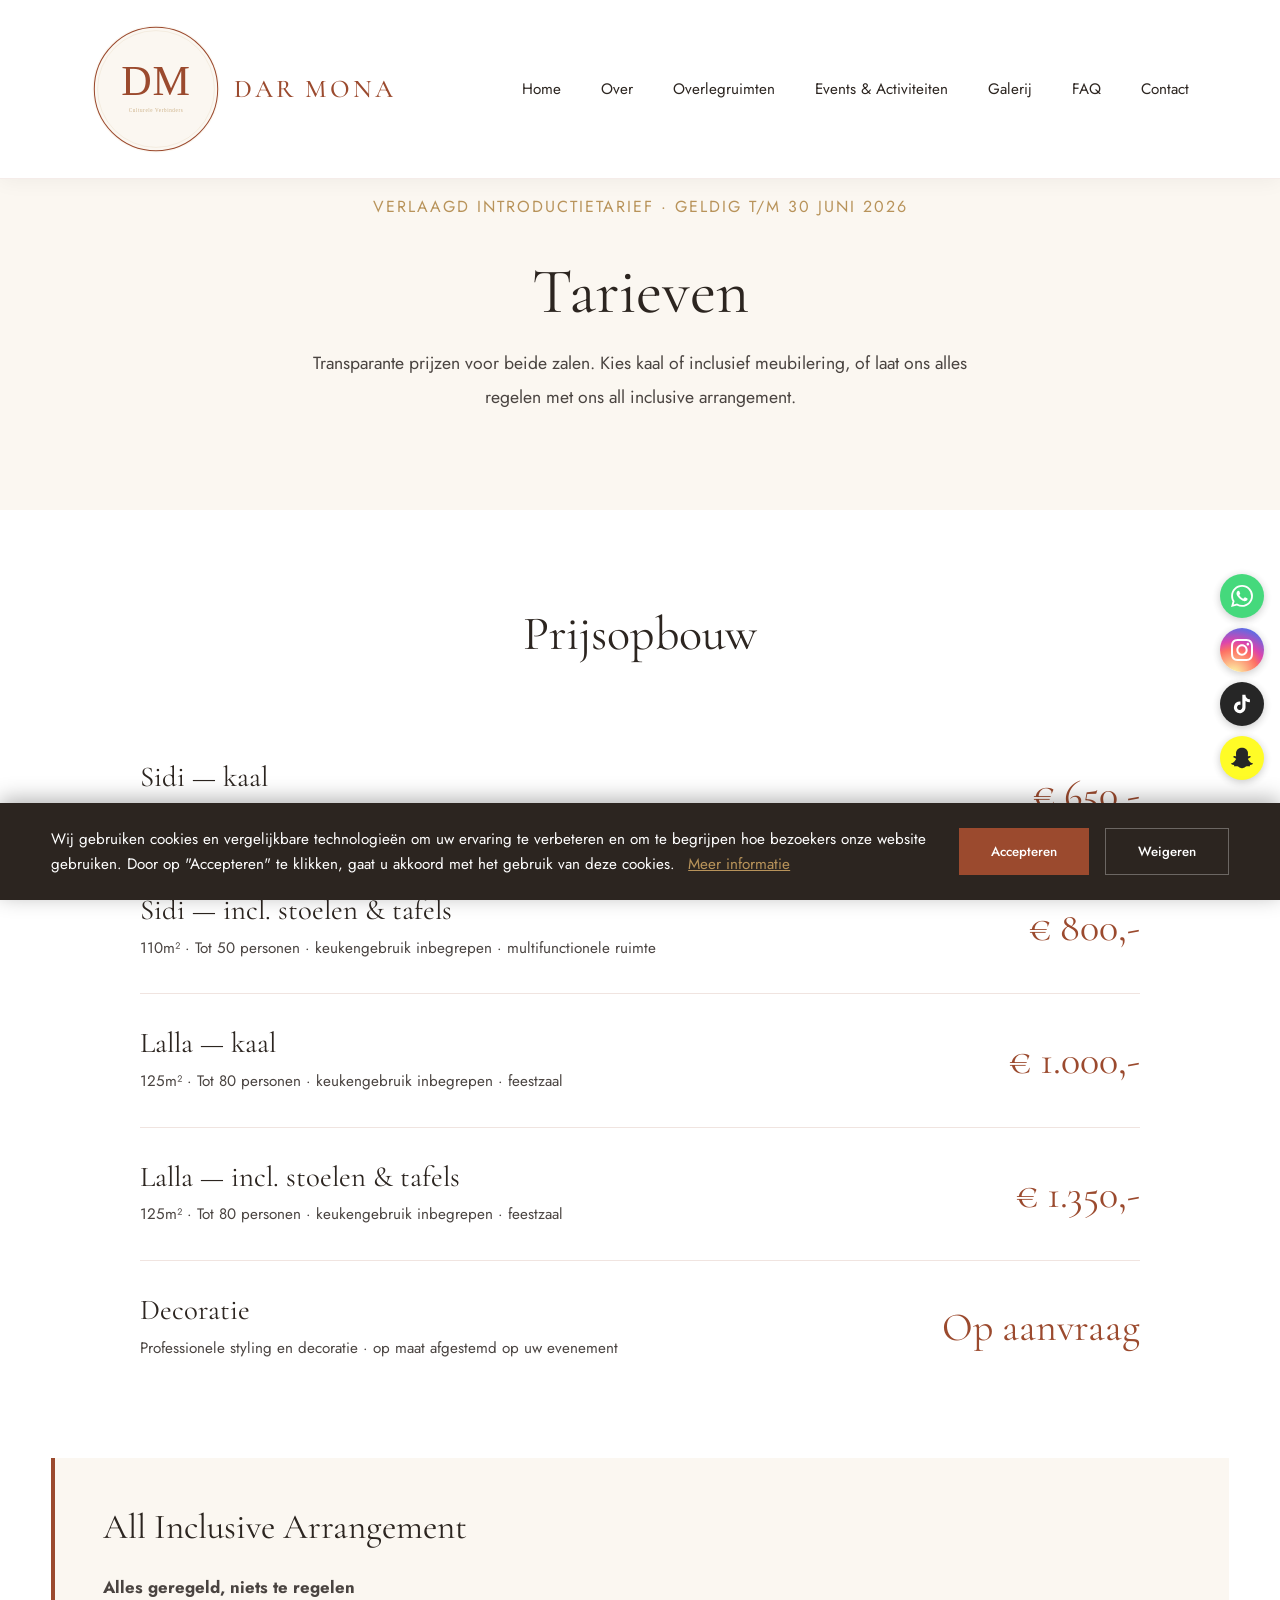
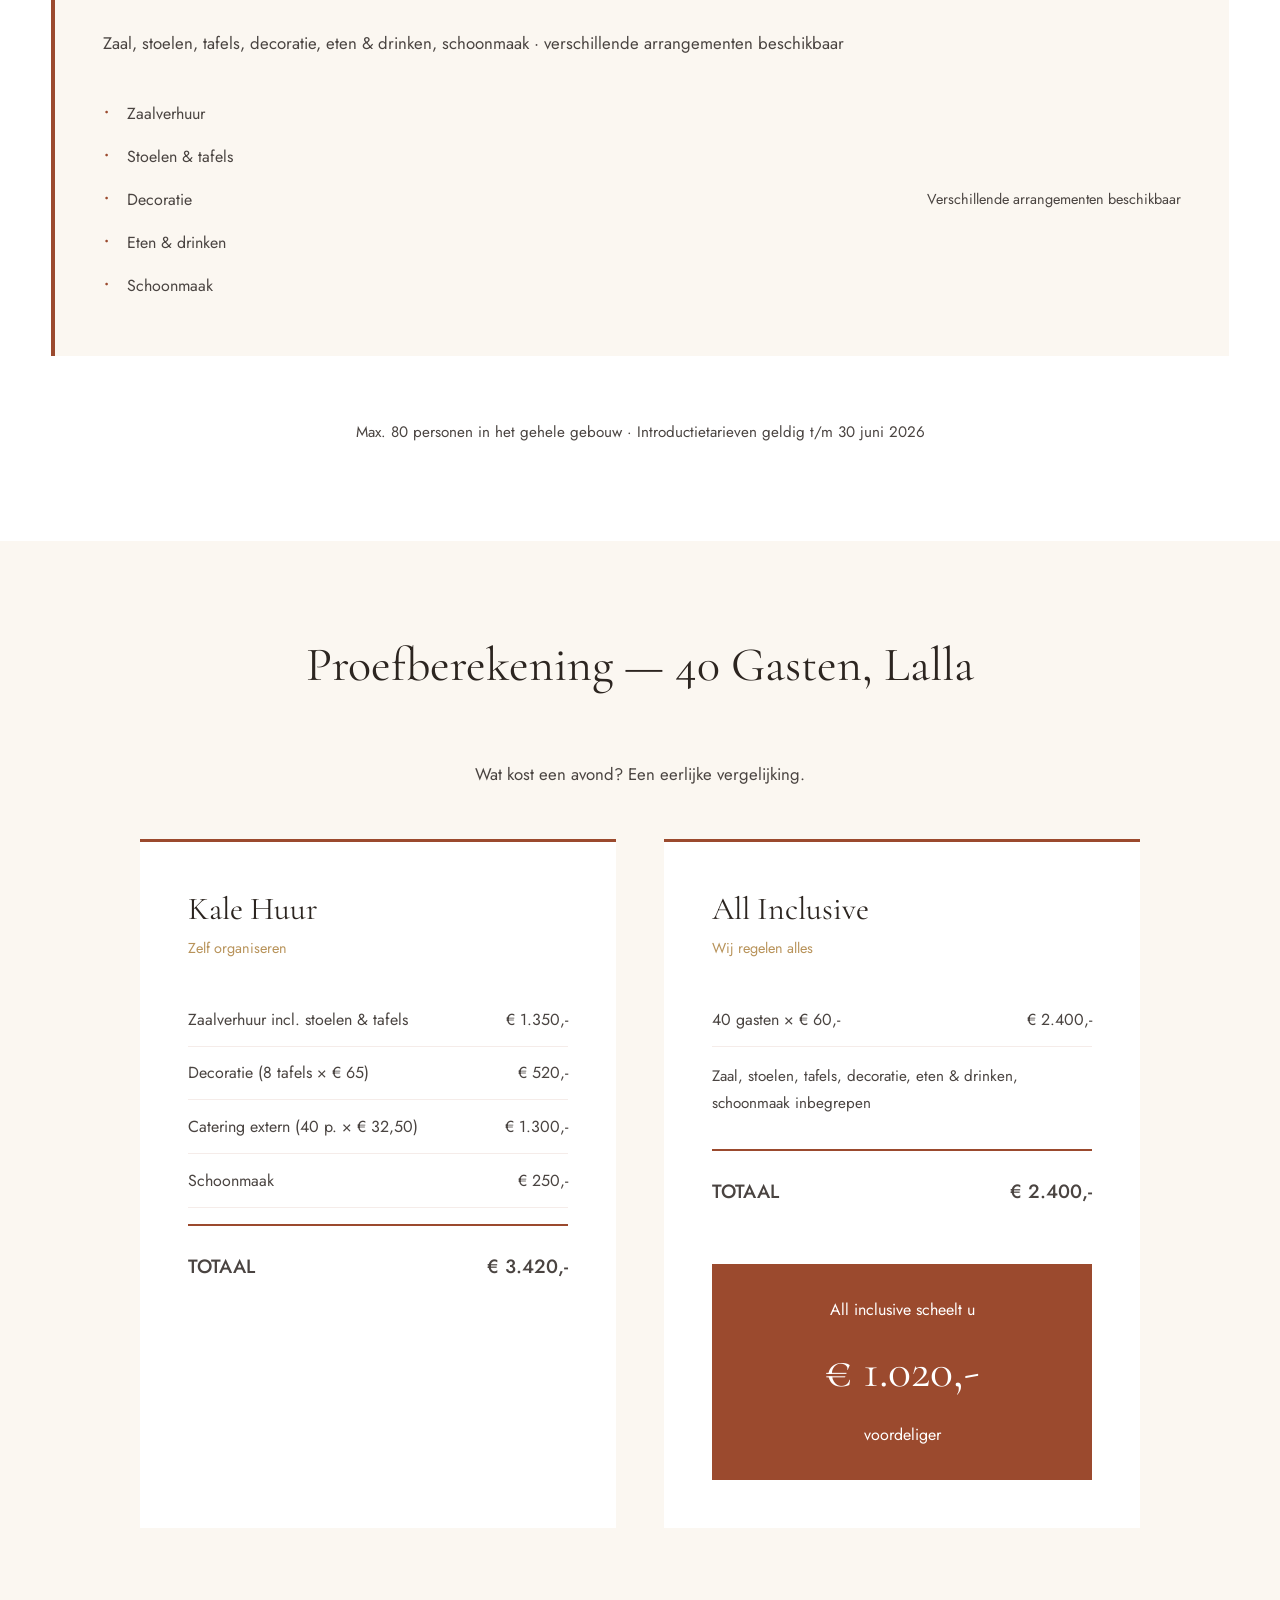
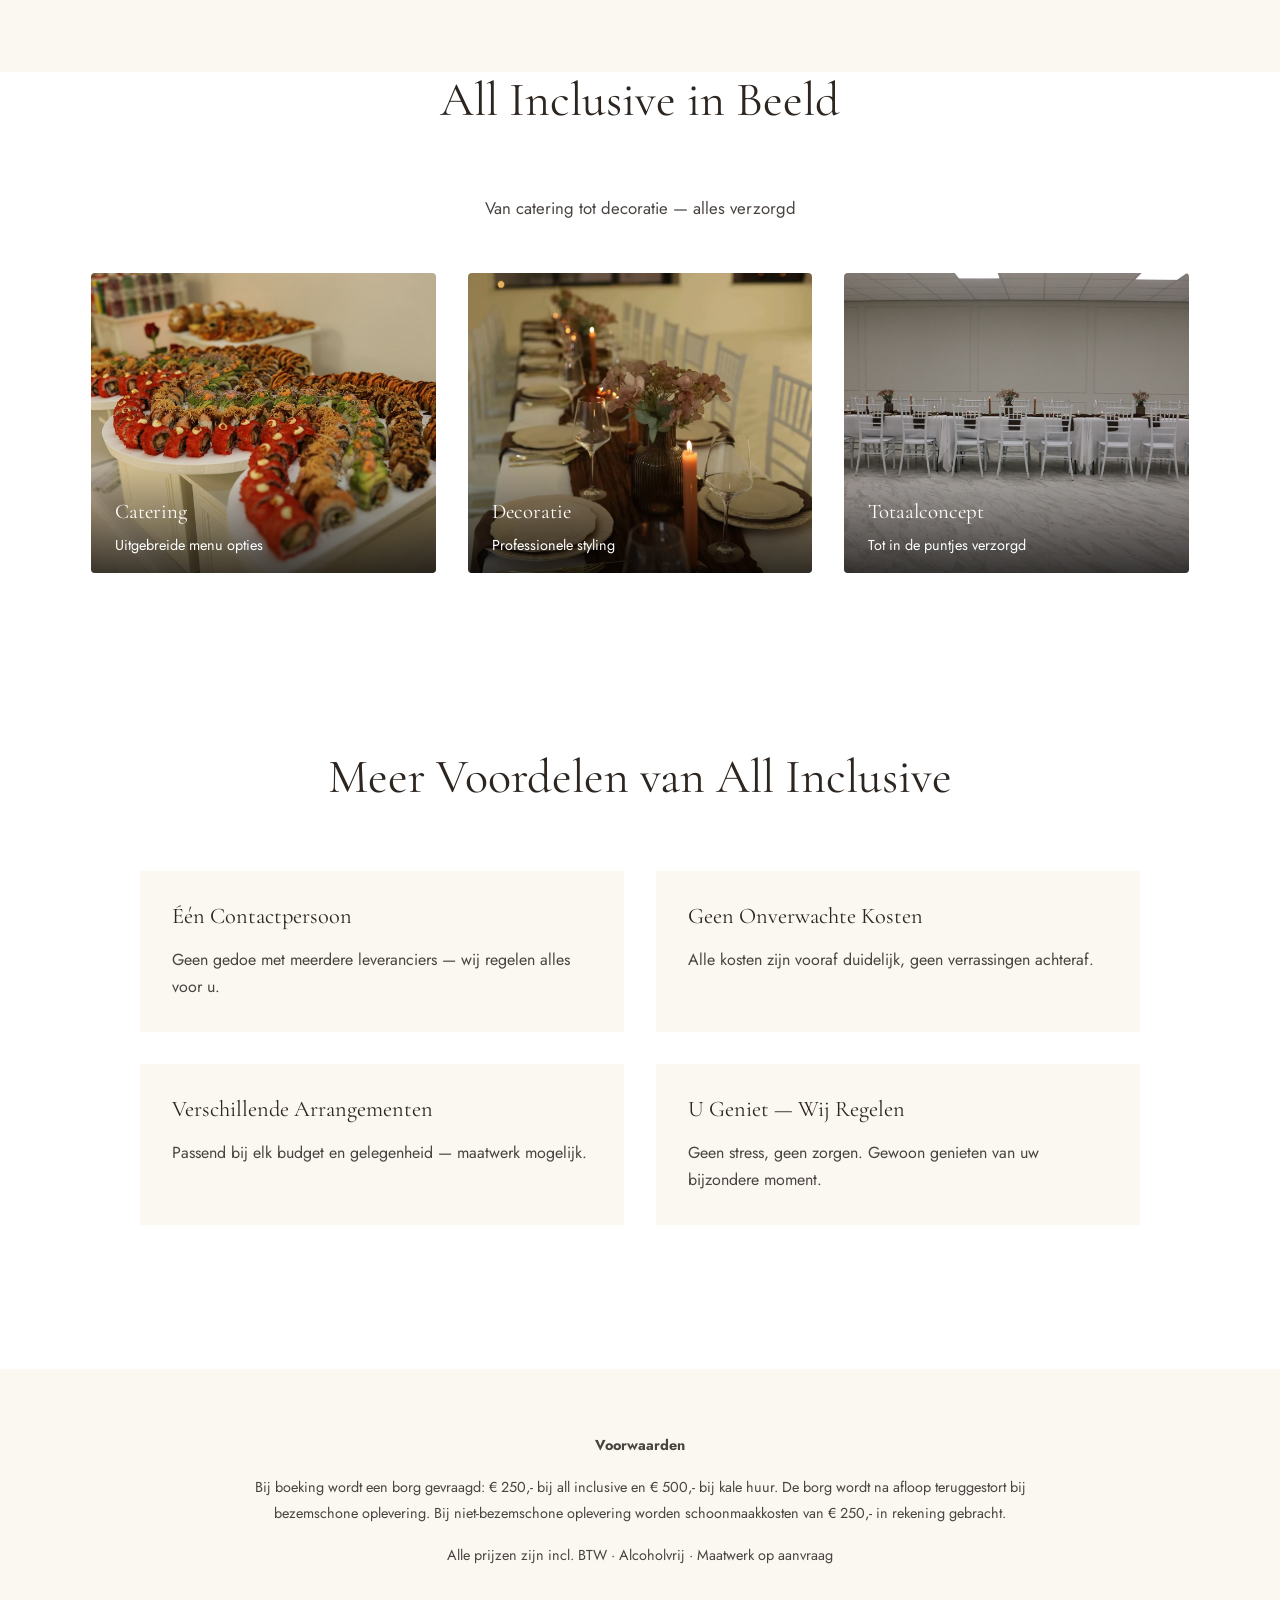
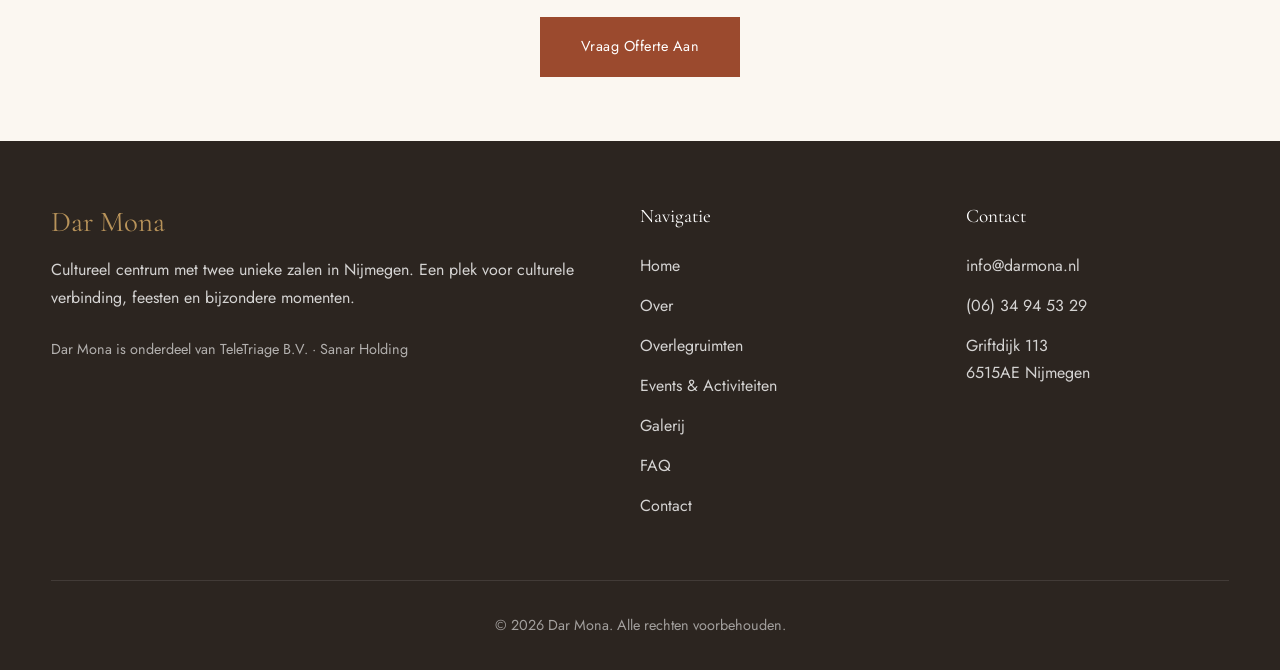
<file: events.html>
<!DOCTYPE html>
<html lang="nl">
<head>
    <meta charset="UTF-8">
    <meta name="viewport" content="width=device-width, initial-scale=1.0">
    
    <!-- SEO Meta Tags -->
    <meta name="description" content="Feestzaal Nijmegen voor bruiloften, hennaceremonies, Eid-vieringen en culturele evenementen. All-inclusive pakketten. Lalla en Sidi zalen beschikbaar. Vraag vrijblijvend een offerte aan.">
    <meta name="keywords" content="bruiloft locatie Nijmegen, feestzaal Nijmegen, hennaceremonie locatie, Eid viering Nijmegen, cultureel evenement, babyshower locatie, verjaardag feestzaal, religieuze bijeenkomst">
    <meta name="author" content="Dar Mona">
    
    <!-- Open Graph -->
    <meta property="og:type" content="website">
    <meta property="og:url" content="https://darmona.nl/tarieven.html">
    <meta property="og:title" content="Tarieven Dar Mona - All Inclusive vanaf €60 p.p.">
    <meta property="og:description" content="Transparante prijzen bij Dar Mona. Zaalverhuur vanaf €950 of All-Inclusive arrangement vanaf €60 p.p. Bekijk onze proefberekening en voorwaarden.">
    <meta property="og:image" content="https://darmona.nl/images/lalla-elegant-01.jpg">
    
    <!-- Twitter -->
    <meta property="twitter:card" content="summary_large_image">
    <meta property="twitter:title" content="Tarieven Dar Mona - All Inclusive vanaf €60 p.p.">
    <meta property="twitter:description" content="Transparante prijzen bij Dar Mona. Zaalverhuur vanaf €950 of All-Inclusive arrangement vanaf €60 p.p. Bekijk onze proefberekening en voorwaarden.">
    <meta property="twitter:image" content="https://darmona.nl/images/lalla-elegant-01.jpg">
    
    <!-- Structured Data -->
    <script type="application/ld+json">
    {
      "@context": "https://schema.org",
      "@type": "EventVenue",
      "name": "Dar Mona",
      "description": "Evenementenlocatie met twee unieke zalen in Nijmegen",
      "address": {
        "@type": "PostalAddress",
        "streetAddress": "Griftdijk 113",
        "addressLocality": "Nijmegen",
        "postalCode": "6515AE",
        "addressCountry": "NL"
      },
      "telephone": "+31634945329",
      "email": "info@darmona.nl",
      "url": "https://darmona.nl",
      "priceRange": "€€",
      "maximumAttendeeCapacity": 80
    }
    </script>
    
    <title>Tarieven & Prijzen - Dar Mona Evenementenlocatie Nijmegen</title>
    
    <!-- Google Analytics -->
    <script async src="https://www.googletagmanager.com/gtag/js?id=G-0EN2QGH1M7"></script>
    <script>
        window.dataLayer = window.dataLayer || [];
        function gtag(){dataLayer.push(arguments);}
        gtag('js', new Date());
        gtag('config', 'G-0EN2QGH1M7');
    </script>
    
    <!-- Microsoft Clarity -->
    <script type="text/javascript">
        (function(c,l,a,r,i,t,y){
            c[a]=c[a]||function(){(c[a].q=c[a].q||[]).push(arguments)};
            t=l.createElement(r);t.async=1;t.src="https://www.clarity.ms/tag/"+i;
            y=l.getElementsByTagName(r)[0];y.parentNode.insertBefore(t,y);
        })(window, document, "clarity", "script", "vu83lrxgzf");
    </script>
    
    <!-- Fonts -->
    <link rel="preconnect" href="https://fonts.googleapis.com">
    <link rel="preconnect" href="https://fonts.gstatic.com" crossorigin>
    <link href="https://fonts.googleapis.com/css2?family=Cormorant+Garamond:wght@300;400;500;600&family=Jost:wght@300;400;500&display=swap" rel="stylesheet">
    
    <!-- Stylesheet -->
    <link rel="stylesheet" href="css/styles.css">

    <link href="https://fonts.googleapis.com/css2?family=Cormorant+Garamond:wght@300;400;500;600&family=Jost:wght@300;400;500&display=swap" rel="stylesheet">
    <style>
        * {
            margin: 0;
            padding: 0;
            box-sizing: border-box;
        }

        :root {
            --cream: #FBF7F1;
            --terracotta: #9B4A2E;
            --gold: #B8935A;
            --dark: #2C2520;
            --text: #4A4441;
        }

        body {
            font-family: 'Jost', sans-serif;
            color: var(--text);
            line-height: 1.7;
            background: white;
        }

        h1, h2, h3, h4 {
            font-family: 'Cormorant Garamond', serif;
            font-weight: 400;
            line-height: 1.2;
        }

        /* Navigation - same as index */
        .navbar {
            position: fixed;
            top: 0;
            left: 0;
            right: 0;
            background: rgba(255, 255, 255, 0.98);
            z-index: 1000;
            border-bottom: 1px solid rgba(155, 74, 46, 0.1);
            box-shadow: 0 2px 20px rgba(0, 0, 0, 0.05);
        }

        .nav-container {
            max-width: 1200px;
            margin: 0 auto;
            padding: 1.5rem 4%;
            display: flex;
            justify-content: space-between;
            align-items: center;
        }

        .logo {
            font-family: 'Cormorant Garamond', serif;
            font-size: 1.6rem;
            font-weight: 500;
            color: var(--terracotta);
            text-decoration: none;
            letter-spacing: 3px;
            text-transform: uppercase;
        }

        .nav-menu {
            display: flex;
            gap: 2.5rem;
            list-style: none;
        }

        .nav-menu a {
            text-decoration: none;
            color: var(--dark);
            font-weight: 400;
            font-size: 0.95rem;
            transition: color 0.3s ease;
        }

        .nav-menu a:hover {
            color: var(--terracotta);
        }

        /* Page Header */
        .page-header {
            padding: 12rem 4% 6rem;
            background: var(--cream);
            text-align: center;
        }

        .page-header h1 {
            font-size: 4rem;
            color: var(--dark);
            margin-bottom: 1rem;
        }

        .page-header .subtitle {
            font-size: 1rem;
            color: var(--gold);
            letter-spacing: 2px;
            text-transform: uppercase;
            margin-bottom: 2rem;
        }

        .page-header p {
            font-size: 1.1rem;
            max-width: 700px;
            margin: 0 auto;
            line-height: 1.9;
        }

        /* Pricing Section */
        .pricing-section {
            padding: 6rem 4%;
            background: white;
        }

        .section-title {
            text-align: center;
            font-size: 3rem;
            color: var(--dark);
            margin-bottom: 4rem;
        }

        .pricing-grid {
            max-width: 1000px;
            margin: 0 auto;
        }

        .price-item {
            display: flex;
            justify-content: space-between;
            align-items: start;
            padding: 2rem 0;
            border-bottom: 1px solid rgba(155, 74, 46, 0.15);
        }

        .price-item:last-child {
            border-bottom: none;
        }

        .price-info h3 {
            font-size: 1.8rem;
            color: var(--dark);
            margin-bottom: 0.5rem;
        }

        .price-info p {
            font-size: 0.95rem;
            line-height: 1.7;
            color: var(--text);
        }

        .price-amount {
            font-size: 2.5rem;
            font-family: 'Cormorant Garamond', serif;
            color: var(--terracotta);
            white-space: nowrap;
        }

        /* All Inclusive Highlight */
        .all-inclusive-box {
            background: var(--cream);
            padding: 3rem;
            margin: 4rem 0;
            border-left: 4px solid var(--terracotta);
        }

        .all-inclusive-box h3 {
            font-size: 2.2rem;
            color: var(--dark);
            margin-bottom: 1.5rem;
        }

        .all-inclusive-box p {
            font-size: 1.05rem;
            line-height: 1.9;
            margin-bottom: 1.5rem;
        }

        .all-inclusive-box ul {
            list-style: none;
            margin-bottom: 2rem;
        }

        .all-inclusive-box li {
            padding: 0.5rem 0;
            padding-left: 1.5rem;
            position: relative;
        }

        .all-inclusive-box li::before {
            content: '•';
            position: absolute;
            left: 0;
            color: var(--terracotta);
            font-size: 1.5rem;
            line-height: 1.2;
        }

        /* Calculation Comparison */
        .calculation {
            padding: 6rem 4%;
            background: var(--cream);
        }

        .calc-grid {
            max-width: 1000px;
            margin: 3rem auto;
            display: grid;
            grid-template-columns: repeat(2, 1fr);
            gap: 3rem;
        }

        .calc-box {
            background: white;
            padding: 3rem;
            border-top: 3px solid var(--terracotta);
        }

        .calc-box h3 {
            font-size: 2rem;
            color: var(--dark);
            margin-bottom: 0.5rem;
        }

        .calc-subtitle {
            font-size: 0.9rem;
            color: var(--gold);
            margin-bottom: 2rem;
        }

        .calc-line {
            display: flex;
            justify-content: space-between;
            padding: 0.8rem 0;
            border-bottom: 1px solid rgba(155, 74, 46, 0.1);
        }

        .calc-total {
            display: flex;
            justify-content: space-between;
            padding: 1.5rem 0;
            margin-top: 1rem;
            border-top: 2px solid var(--terracotta);
            font-weight: 500;
            font-size: 1.2rem;
        }

        .calc-savings {
            background: var(--terracotta);
            color: white;
            padding: 2rem;
            text-align: center;
            margin-top: 2rem;
        }

        .calc-savings .amount {
            font-size: 3rem;
            font-family: 'Cormorant Garamond', serif;
            margin: 0.5rem 0;
        }

        /* Benefits Grid */
        .benefits {
            padding: 6rem 4%;
            background: white;
        }

        .benefits-grid {
            max-width: 1000px;
            margin: 3rem auto;
            display: grid;
            grid-template-columns: repeat(2, 1fr);
            gap: 2rem;
        }

        .benefit-item {
            padding: 2rem;
            background: var(--cream);
        }

        .benefit-item h4 {
            font-size: 1.4rem;
            color: var(--dark);
            margin-bottom: 1rem;
        }

        /* Terms Section */
        .terms {
            padding: 4rem 4%;
            background: var(--cream);
            text-align: center;
        }

        .terms-content {
            max-width: 800px;
            margin: 0 auto;
            font-size: 0.9rem;
            line-height: 1.8;
            color: var(--text);
        }

        .terms-content p {
            margin-bottom: 1rem;
        }

        .btn-primary {
            display: inline-block;
            padding: 1rem 2.5rem;
            background: var(--terracotta);
            color: white;
            text-decoration: none;
            font-weight: 400;
            transition: all 0.3s ease;
            border: 1px solid var(--terracotta);
            letter-spacing: 0.5px;
        }

        .btn-primary:hover {
            background: transparent;
            color: var(--terracotta);
        }

        /* Footer */
        footer {
            background: var(--dark);
            color: rgba(255, 255, 255, 0.8);
            padding: 4rem 4% 2rem;
        }

        .footer-content {
            max-width: 1200px;
            margin: 0 auto;
            display: grid;
            grid-template-columns: 2fr 1fr 1fr;
            gap: 4rem;
            padding-bottom: 3rem;
            border-bottom: 1px solid rgba(255, 255, 255, 0.1);
        }

        .footer-brand h3 {
            font-size: 1.8rem;
            color: var(--gold);
            margin-bottom: 1rem;
        }

        .footer-brand p {
            line-height: 1.8;
        }

        .footer-links h4 {
            font-size: 1.2rem;
            margin-bottom: 1.5rem;
            color: white;
        }

        .footer-links ul {
            list-style: none;
        }

        .footer-links a {
            color: rgba(255, 255, 255, 0.8);
            text-decoration: none;
            display: block;
            margin-bottom: 0.8rem;
            transition: color 0.3s ease;
        }

        .footer-links a:hover {
            color: var(--gold);
        }

        .footer-bottom {
            max-width: 1200px;
            margin: 2rem auto 0;
            text-align: center;
            font-size: 0.9rem;
            opacity: 0.7;
        }

        /* Responsive */
        @media (max-width: 968px) {
            .nav-menu {
                display: none;
            }

            .mobile-toggle {
                display: flex;
            }

            .page-header h1 {
                font-size: 2.5rem;
            }

            .calc-grid,
            .benefits-grid,
            .footer-content {
                grid-template-columns: 1fr;
            }

            .price-item {
                flex-direction: column;
                gap: 1rem;
            }

            .price-amount {
                font-size: 2rem;
            }
        }
    </style>
    <link rel="icon" type="image/svg+xml" href="images/favicon.svg">
    <link rel="apple-touch-icon" sizes="180x180" href="images/logo.svg">
    <link rel="stylesheet" href="css/bugfix.css">
    <script src="js/bugfix.js" defer></script>
</head>
<body>
    <nav class="navbar">
        <div class="nav-container">
            <a href="index.html" class="logo">
                <img src="images/logo.svg" alt="Dar Mona Logo" class="logo-icon">
                <span class="logo-text">Dar Mona</span>
            </a>
            <ul class="nav-menu">
                <li><a href="index.html">Home</a></li>
                <li><a href="over.html">Over</a></li>
                <li><a href="overlegruimten.html">Overlegruimten</a></li>
                <li><a href="events.html">Events &amp; Activiteiten</a></li>
                <li><a href="galerij.html">Galerij</a></li>
                <li><a href="veelgestelde-vragen.html">FAQ</a></li>
                <li><a href="contact.html">Contact</a></li>
            </ul>
            <div class="mobile-toggle">
                <span></span>
                <span></span>
                <span></span>
            </div>
        </div>
    </nav>

    <div class="mobile-nav">
        <ul>
            <li><a href="index.html">Home</a></li>
            <li><a href="over.html">Over</a></li>
            <li><a href="overlegruimten.html">Overlegruimten</a></li>
                <li><a href="events.html">Events &amp; Activiteiten</a></li>
            <li><a href="galerij.html">Galerij</a></li>
                <li><a href="veelgestelde-vragen.html">FAQ</a></li>
                <li><a href="contact.html">Contact</a></li>
        </ul>
    </div>

    <section class="page-header">
        <p class="subtitle">Verlaagd Introductietarief · Geldig t/m 30 juni 2026</p>
        <h1>Tarieven</h1>
        <p>Transparante prijzen voor beide zalen. Kies kaal of inclusief meubilering, of laat ons alles regelen met ons all inclusive arrangement.</p>
    </section>

    <section class="pricing-section">
        <h2 class="section-title">Prijsopbouw</h2>
        <div class="pricing-grid">
            <div class="price-item">
                <div class="price-info">
                    <h3>Sidi — kaal</h3>
                    <p>110m² · Tot 50 personen · keukengebruik inbegrepen · multifunctionele ruimte</p>
                </div>
                <div class="price-amount">€ 650,-</div>
            </div>

            <div class="price-item">
                <div class="price-info">
                    <h3>Sidi — incl. stoelen & tafels</h3>
                    <p>110m² · Tot 50 personen · keukengebruik inbegrepen · multifunctionele ruimte</p>
                </div>
                <div class="price-amount">€ 800,-</div>
            </div>

            <div class="price-item">
                <div class="price-info">
                    <h3>Lalla — kaal</h3>
                    <p>125m² · Tot 80 personen · keukengebruik inbegrepen · feestzaal</p>
                </div>
                <div class="price-amount">€ 1.000,-</div>
            </div>

            <div class="price-item">
                <div class="price-info">
                    <h3>Lalla — incl. stoelen & tafels</h3>
                    <p>125m² · Tot 80 personen · keukengebruik inbegrepen · feestzaal</p>
                </div>
                <div class="price-amount">€ 1.350,-</div>
            </div>

            <div class="price-item">
                <div class="price-info">
                    <h3>Decoratie</h3>
                    <p>Professionele styling en decoratie · op maat afgestemd op uw evenement</p>
                </div>
                <div class="price-amount">Op aanvraag</div>
            </div>
        </div>

        <div class="all-inclusive-box">
            <h3>All Inclusive Arrangement</h3>
            <p><strong>Alles geregeld, niets te regelen</strong></p>
            <p>Zaal, stoelen, tafels, decoratie, eten & drinken, schoonmaak · verschillende arrangementen beschikbaar</p>
            <div style="display: flex; justify-content: space-between; align-items: center; margin-top: 2rem;">
                <ul style="margin: 0;">
                    <li>Zaalverhuur</li>
                    <li>Stoelen & tafels</li>
                    <li>Decoratie</li>
                    <li>Eten & drinken</li>
                    <li>Schoonmaak</li>
                </ul>
                <div style="text-align: right;">
                    
                    <p style="font-size: 0.9rem; margin: 0;">Verschillende arrangementen beschikbaar</p>
                </div>
            </div>
        </div>

        <p style="text-align: center; color: var(--text); max-width: 800px; margin: 0 auto; font-size: 0.95rem;">
            Max. 80 personen in het gehele gebouw · Introductietarieven geldig t/m 30 juni 2026
        </p>
    </section>

    <section class="calculation">
        <h2 class="section-title">Proefberekening — 40 Gasten, Lalla</h2>
        <p style="text-align: center; max-width: 700px; margin: 0 auto 0; font-size: 1.05rem; line-height: 1.9;">Wat kost een avond? Een eerlijke vergelijking.</p>
        
        <div class="calc-grid">
            <div class="calc-box">
                <h3>Kale Huur</h3>
                <p class="calc-subtitle">Zelf organiseren</p>
                <div class="calc-line">
                    <span>Zaalverhuur incl. stoelen & tafels</span>
                    <span>€ 1.350,-</span>
                </div>
                <div class="calc-line">
                    <span>Decoratie (8 tafels × € 65)</span>
                    <span>€ 520,-</span>
                </div>
                <div class="calc-line">
                    <span>Catering extern (40 p. × € 32,50)</span>
                    <span>€ 1.300,-</span>
                </div>
                <div class="calc-line">
                    <span>Schoonmaak</span>
                    <span>€ 250,-</span>
                </div>
                <div class="calc-total">
                    <span>TOTAAL</span>
                    <span>€ 3.420,-</span>
                </div>
            </div>

            <div class="calc-box">
                <h3>All Inclusive</h3>
                <p class="calc-subtitle">Wij regelen alles</p>
                <div class="calc-line">
                    <span>40 gasten × € 60,-</span>
                    <span>€ 2.400,-</span>
                </div>
                <div style="padding: 1rem 0; font-size: 0.95rem; color: var(--text); line-height: 1.8;">
                    Zaal, stoelen, tafels, decoratie, eten & drinken, schoonmaak inbegrepen
                </div>
                <div class="calc-total">
                    <span>TOTAAL</span>
                    <span>€ 2.400,-</span>
                </div>
                <div class="calc-savings">
                    <p style="margin: 0 0 0.5rem;">All inclusive scheelt u</p>
                    <div class="amount">€ 1.020,-</div>
                    <p style="margin: 0.5rem 0 0;">voordeliger</p>
                </div>
            </div>
        </div>
    </section>

    <section style="max-width: 1200px; margin: 0 auto 5rem; padding: 0 4%;">
        <h2 class="section-title">All Inclusive in Beeld</h2>
        <p style="text-align: center; max-width: 700px; margin: 0 auto 3rem; font-size: 1.05rem; line-height: 1.9;">Van catering tot decoratie — alles verzorgd</p>
        <div style="display: grid; grid-template-columns: repeat(3, 1fr); gap: 2rem;">
            <div style="position: relative; height: 300px; overflow: hidden; border-radius: 4px;">
                <img src="images/lalla-sushi-catering.jpg" alt="Catering arrangement" style="width: 100%; height: 100%; object-fit: cover;">
                <div style="position: absolute; bottom: 0; left: 0; right: 0; background: linear-gradient(transparent, rgba(0,0,0,0.7)); padding: 2rem 1.5rem 1rem; color: white;">
                    <h3 style="margin: 0; font-size: 1.3rem;">Catering</h3>
                    <p style="margin: 0.5rem 0 0; font-size: 0.9rem;">Uitgebreide menu opties</p>
                </div>
            </div>
            <div style="position: relative; height: 300px; overflow: hidden; border-radius: 4px;">
                <img src="images/lalla-elegant-01.jpg" alt="Decoratie styling" style="width: 100%; height: 100%; object-fit: cover;">
                <div style="position: absolute; bottom: 0; left: 0; right: 0; background: linear-gradient(transparent, rgba(0,0,0,0.7)); padding: 2rem 1.5rem 1rem; color: white;">
                    <h3 style="margin: 0; font-size: 1.3rem;">Decoratie</h3>
                    <p style="margin: 0.5rem 0 0; font-size: 0.9rem;">Professionele styling</p>
                </div>
            </div>
            <div style="position: relative; height: 300px; overflow: hidden; border-radius: 4px;">
                <img src="images/lalla-gedekt-06.jpg" alt="Complete setup" style="width: 100%; height: 100%; object-fit: cover;">
                <div style="position: absolute; bottom: 0; left: 0; right: 0; background: linear-gradient(transparent, rgba(0,0,0,0.7)); padding: 2rem 1.5rem 1rem; color: white;">
                    <h3 style="margin: 0; font-size: 1.3rem;">Totaalconcept</h3>
                    <p style="margin: 0.5rem 0 0; font-size: 0.9rem;">Tot in de puntjes verzorgd</p>
                </div>
            </div>
        </div>
    </section>

    <section class="benefits">
        <h2 class="section-title">Meer Voordelen van All Inclusive</h2>
        <div class="benefits-grid">
            <div class="benefit-item">
                <h4>Één Contactpersoon</h4>
                <p>Geen gedoe met meerdere leveranciers — wij regelen alles voor u.</p>
            </div>
            <div class="benefit-item">
                <h4>Geen Onverwachte Kosten</h4>
                <p>Alle kosten zijn vooraf duidelijk, geen verrassingen achteraf.</p>
            </div>
            <div class="benefit-item">
                <h4>Verschillende Arrangementen</h4>
                <p>Passend bij elk budget en gelegenheid — maatwerk mogelijk.</p>
            </div>
            <div class="benefit-item">
                <h4>U Geniet — Wij Regelen</h4>
                <p>Geen stress, geen zorgen. Gewoon genieten van uw bijzondere moment.</p>
            </div>
        </div>
    </section>

    <section class="terms">
        <div class="terms-content">
            <p><strong>Voorwaarden</strong></p>
            <p>Bij boeking wordt een borg gevraagd: € 250,- bij all inclusive en € 500,- bij kale huur. De borg wordt na afloop teruggestort bij bezemschone oplevering. Bij niet-bezemschone oplevering worden schoonmaakkosten van € 250,- in rekening gebracht.</p>
            <p>Alle prijzen zijn incl. BTW · Alcoholvrij · Maatwerk op aanvraag</p>
            <a href="contact.html" class="btn-primary" style="margin-top: 2rem;">Vraag Offerte Aan</a>
        </div>
    </section>

    <footer>
        <div class="footer-content">
            <div class="footer-brand">
                <h3>Dar Mona</h3>
                <p>Cultureel centrum met twee unieke zalen in Nijmegen. Een plek voor culturele verbinding, feesten en bijzondere momenten.</p>
                <p style="margin-top: 1.5rem; font-size: 0.9rem; opacity: 0.8;">Dar Mona is onderdeel van TeleTriage B.V. · Sanar Holding</p>
            </div>
            <div class="footer-links">
                <h4>Navigatie</h4>
                <ul>
                    <li><a href="index.html">Home</a></li>
                    <li><a href="over.html">Over</a></li>
                    <li><a href="overlegruimten.html">Overlegruimten</a></li>
                <li><a href="events.html">Events &amp; Activiteiten</a></li>
                    <li><a href="galerij.html">Galerij</a></li>
                <li><a href="veelgestelde-vragen.html">FAQ</a></li>
                <li><a href="contact.html">Contact</a></li>
                </ul>
            </div>
            <div class="footer-links">
                <h4>Contact</h4>
                <ul>
                    <li><a href="mailto:info@darmona.nl">info@darmona.nl</a></li>
                    <li><a href="tel:0634945329">(06) 34 94 53 29</a></li>
                    <li>Griftdijk 113</li>
                    <li>6515AE Nijmegen</li>
                </ul>
            </div>
        </div>
        <div class="footer-bottom">
            <p>&copy; 2026 Dar Mona. Alle rechten voorbehouden.</p>
        </div>
    </footer>

    <script>
        // Mobile menu toggle
        const mobileToggle = document.querySelector('.mobile-toggle');
        const mobileNav = document.querySelector('.mobile-nav');

        if (mobileToggle) {
            mobileToggle.addEventListener('click', () => {
                mobileToggle.classList.toggle('active');
                mobileNav.classList.toggle('active');
            });

            // Close mobile menu when clicking a link
            document.querySelectorAll('.mobile-nav a').forEach(link => {
                link.addEventListener('click', () => {
                    mobileToggle.classList.remove('active');
                    mobileNav.classList.remove('active');
                });
            });
        }
    </script>


        <!-- Social Media Float Buttons -->
    <div class="social-float-container">
        <!-- WhatsApp -->
        <a href="https://wa.me/31634945329?text=Hallo%20Dar%20Mona,%20ik%20heb%20interesse%20in%20jullie%20zalen!" 
           target="_blank" 
           class="social-float whatsapp-float"
           aria-label="WhatsApp">
            <svg viewBox="0 0 24 24" xmlns="http://www.w3.org/2000/svg">
                <path d="M17.472 14.382c-.297-.149-1.758-.867-2.03-.967-.273-.099-.471-.148-.67.15-.197.297-.767.966-.94 1.164-.173.199-.347.223-.644.075-.297-.15-1.255-.463-2.39-1.475-.883-.788-1.48-1.761-1.653-2.059-.173-.297-.018-.458.13-.606.134-.133.298-.347.446-.52.149-.174.198-.298.298-.497.099-.198.05-.371-.025-.52-.075-.149-.669-1.612-.916-2.207-.242-.579-.487-.5-.669-.51-.173-.008-.371-.01-.57-.01-.198 0-.52.074-.792.372-.272.297-1.04 1.016-1.04 2.479 0 1.462 1.065 2.875 1.213 3.074.149.198 2.096 3.2 5.077 4.487.709.306 1.262.489 1.694.625.712.227 1.36.195 1.871.118.571-.085 1.758-.719 2.006-1.413.248-.694.248-1.289.173-1.413-.074-.124-.272-.198-.57-.347m-5.421 7.403h-.004a9.87 9.87 0 01-5.031-1.378l-.361-.214-3.741.982.998-3.648-.235-.374a9.86 9.86 0 01-1.51-5.26c.001-5.45 4.436-9.884 9.888-9.884 2.64 0 5.122 1.03 6.988 2.898a9.825 9.825 0 012.893 6.994c-.003 5.45-4.437 9.884-9.885 9.884m8.413-18.297A11.815 11.815 0 0012.05 0C5.495 0 .16 5.335.157 11.892c0 2.096.547 4.142 1.588 5.945L.057 24l6.305-1.654a11.882 11.882 0 005.683 1.448h.005c6.554 0 11.89-5.335 11.893-11.893a11.821 11.821 0 00-3.48-8.413z"/>
            </svg>
        </a>
        
        <!-- Instagram -->
        <a href="https://www.instagram.com/darmonanijmegen" 
           target="_blank" 
           class="social-float instagram-float"
           aria-label="Instagram">
            <svg viewBox="0 0 24 24" xmlns="http://www.w3.org/2000/svg">
                <path d="M12 2.163c3.204 0 3.584.012 4.85.07 3.252.148 4.771 1.691 4.919 4.919.058 1.265.069 1.645.069 4.849 0 3.205-.012 3.584-.069 4.849-.149 3.225-1.664 4.771-4.919 4.919-1.266.058-1.644.07-4.85.07-3.204 0-3.584-.012-4.849-.07-3.26-.149-4.771-1.699-4.919-4.92-.058-1.265-.07-1.644-.07-4.849 0-3.204.013-3.583.07-4.849.149-3.227 1.664-4.771 4.919-4.919 1.266-.057 1.645-.069 4.849-.069zm0-2.163c-3.259 0-3.667.014-4.947.072-4.358.2-6.78 2.618-6.98 6.98-.059 1.281-.073 1.689-.073 4.948 0 3.259.014 3.668.072 4.948.2 4.358 2.618 6.78 6.98 6.98 1.281.058 1.689.072 4.948.072 3.259 0 3.668-.014 4.948-.072 4.354-.2 6.782-2.618 6.979-6.98.059-1.28.073-1.689.073-4.948 0-3.259-.014-3.667-.072-4.947-.196-4.354-2.617-6.78-6.979-6.98-1.281-.059-1.69-.073-4.949-.073zm0 5.838c-3.403 0-6.162 2.759-6.162 6.162s2.759 6.163 6.162 6.163 6.162-2.759 6.162-6.163c0-3.403-2.759-6.162-6.162-6.162zm0 10.162c-2.209 0-4-1.79-4-4 0-2.209 1.791-4 4-4s4 1.791 4 4c0 2.21-1.791 4-4 4zm6.406-11.845c-.796 0-1.441.645-1.441 1.44s.645 1.44 1.441 1.44c.795 0 1.439-.645 1.439-1.44s-.644-1.44-1.439-1.44z"/>
            </svg>
        </a>
        
        <!-- TikTok -->
        <a href="https://www.tiktok.com/@dar.mona.nijmegen" 
           target="_blank" 
           class="social-float tiktok-float"
           aria-label="TikTok">
            <svg viewBox="0 0 24 24" xmlns="http://www.w3.org/2000/svg">
                <path d="M19.59 6.69a4.83 4.83 0 01-3.77-4.25V2h-3.45v13.67a2.89 2.89 0 01-5.2 1.74 2.89 2.89 0 012.31-4.64 2.93 2.93 0 01.88.13V9.4a6.84 6.84 0 00-1-.05A6.33 6.33 0 005 20.1a6.34 6.34 0 0010.86-4.43v-7a8.16 8.16 0 004.77 1.52v-3.4a4.85 4.85 0 01-1-.1z"/>
            </svg>
        </a>
        
        <!-- Snapchat -->
        <a href="https://www.snapchat.com/add/darmonanijmegen" 
           target="_blank" 
           class="social-float snapchat-float"
           aria-label="Snapchat">
            <svg viewBox="0 0 24 24" xmlns="http://www.w3.org/2000/svg">
                <path d="M12.206.793c.99 0 4.347.276 5.93 3.821.529 1.193.403 3.219.299 4.847l-.003.06c-.012.18-.022.345-.03.51.075.045.203.09.401.09.3-.016.659-.12 1.033-.301.165-.088.344-.104.464-.104.182 0 .359.029.509.09.45.149.734.479.734.838.015.449-.39.839-1.213 1.168-.089.029-.209.075-.344.119-.45.135-1.139.36-1.333.81-.09.224-.061.524.12.868l.015.015c.06.136 1.526 3.475 4.791 4.014.255.044.435.27.42.509 0 .075-.015.149-.045.225-.24.569-1.273.988-3.146 1.271-.059.091-.12.375-.164.57-.029.179-.074.36-.134.553-.076.271-.27.405-.555.405h-.03c-.135 0-.313-.031-.538-.074-.36-.075-.765-.135-1.273-.135-.3 0-.599.015-.913.074-.6.104-1.123.464-1.723.884-.853.599-1.826 1.288-3.294 1.288-.06 0-.119-.015-.18-.015h-.149c-1.468 0-2.427-.675-3.279-1.288-.599-.42-1.107-.779-1.707-.884-.314-.045-.629-.074-.928-.074-.54 0-.958.089-1.272.149-.211.043-.391.074-.54.074-.374 0-.523-.224-.583-.42-.061-.192-.09-.389-.135-.567-.046-.181-.105-.494-.166-.57-1.918-.222-2.95-.642-3.189-1.226-.031-.063-.052-.11-.052-.169-.015-.255.166-.465.42-.509 3.264-.54 4.73-3.879 4.791-4.02l.016-.029c.18-.345.224-.645.119-.869-.195-.434-.884-.658-1.332-.809-.121-.029-.24-.074-.346-.119-1.107-.435-1.257-.93-1.197-1.273.09-.479.674-.793 1.168-.793.146 0 .27.029.383.074.42.194.789.3 1.104.3.234 0 .384-.06.465-.105l-.046-.569c-.098-1.626-.225-3.651.307-4.837C7.392 1.077 10.739.807 11.727.807l.419-.015h.06z"/>
            </svg>
        </a>
    </div>

    <!-- Cookie Consent Banner -->
    <div id="cookieBanner" style="display: none; position: fixed; bottom: 0; left: 0; right: 0; background: var(--dark); color: white; padding: 1.5rem 4%; box-shadow: 0 -4px 20px rgba(0,0,0,0.3); z-index: 10000;">
        <div style="max-width: 1200px; margin: 0 auto; display: flex; align-items: center; justify-content: space-between; gap: 2rem; flex-wrap: wrap;">
            <div style="flex: 1; min-width: 300px;">
                <p style="margin: 0; font-size: 0.95rem; line-height: 1.6;">
                    Wij gebruiken cookies en vergelijkbare technologieën om uw ervaring te verbeteren en om te begrijpen hoe bezoekers onze website gebruiken. Door op "Accepteren" te klikken, gaat u akkoord met het gebruik van deze cookies.
                    <a href="#" onclick="toggleCookieInfo(); return false;" style="color: var(--gold); text-decoration: underline; margin-left: 0.5rem;">Meer informatie</a>
                </p>
                <div id="cookieInfo" style="display: none; margin-top: 1rem; padding: 1rem; background: rgba(255,255,255,0.1); border-radius: 4px; font-size: 0.9rem; line-height: 1.6;">
                    <strong>Wij gebruiken de volgende cookies:</strong><br>
                    • <strong>Google Analytics:</strong> Voor het meten van websiteverkeer en bezoekersgedrag<br>
                    • <strong>Microsoft Clarity:</strong> Voor het begrijpen van gebruikerservaringen via heatmaps en sessie-opnames<br><br>
                    Deze gegevens helpen ons om de website te verbeteren. U kunt cookies te allen tijde uitschakelen in uw browserinstellingen.
                </div>
            </div>
            <div style="display: flex; gap: 1rem; flex-shrink: 0;">
                <button onclick="acceptCookies()" style="padding: 0.8rem 2rem; background: var(--terracotta); color: white; border: none; cursor: pointer; font-weight: 500; font-family: 'Jost', sans-serif; transition: all 0.3s ease;">
                    Accepteren
                </button>
                <button onclick="declineCookies()" style="padding: 0.8rem 2rem; background: transparent; color: white; border: 1px solid rgba(255,255,255,0.3); cursor: pointer; font-weight: 500; font-family: 'Jost', sans-serif; transition: all 0.3s ease;">
                    Weigeren
                </button>
            </div>
        </div>
    </div>

    <script>
        // Cookie consent functionality
        function toggleCookieInfo() {
            var info = document.getElementById('cookieInfo');
            info.style.display = info.style.display === 'none' ? 'block' : 'none';
        }

        function acceptCookies() {
            localStorage.setItem('cookieConsent', 'accepted');
            document.getElementById('cookieBanner').style.display = 'none';
            if (typeof gtag === 'function') {
                gtag('consent', 'update', {
                    'analytics_storage': 'granted'
                });
            }
        }

        function declineCookies() {
            localStorage.setItem('cookieConsent', 'declined');
            document.getElementById('cookieBanner').style.display = 'none';
            if (typeof gtag === 'function') {
                gtag('consent', 'update', {
                    'analytics_storage': 'denied'
                });
            }
        }

        window.addEventListener('load', function() {
            var consent = localStorage.getItem('cookieConsent');
            if (!consent) {
                setTimeout(function() {
                    document.getElementById('cookieBanner').style.display = 'block';
                }, 1000);
            } else if (consent === 'declined') {
                if (typeof gtag === 'function') {
                    gtag('consent', 'update', {
                        'analytics_storage': 'denied'
                    });
                }
            }
        });
    </script>
</body>
</html>
</file>
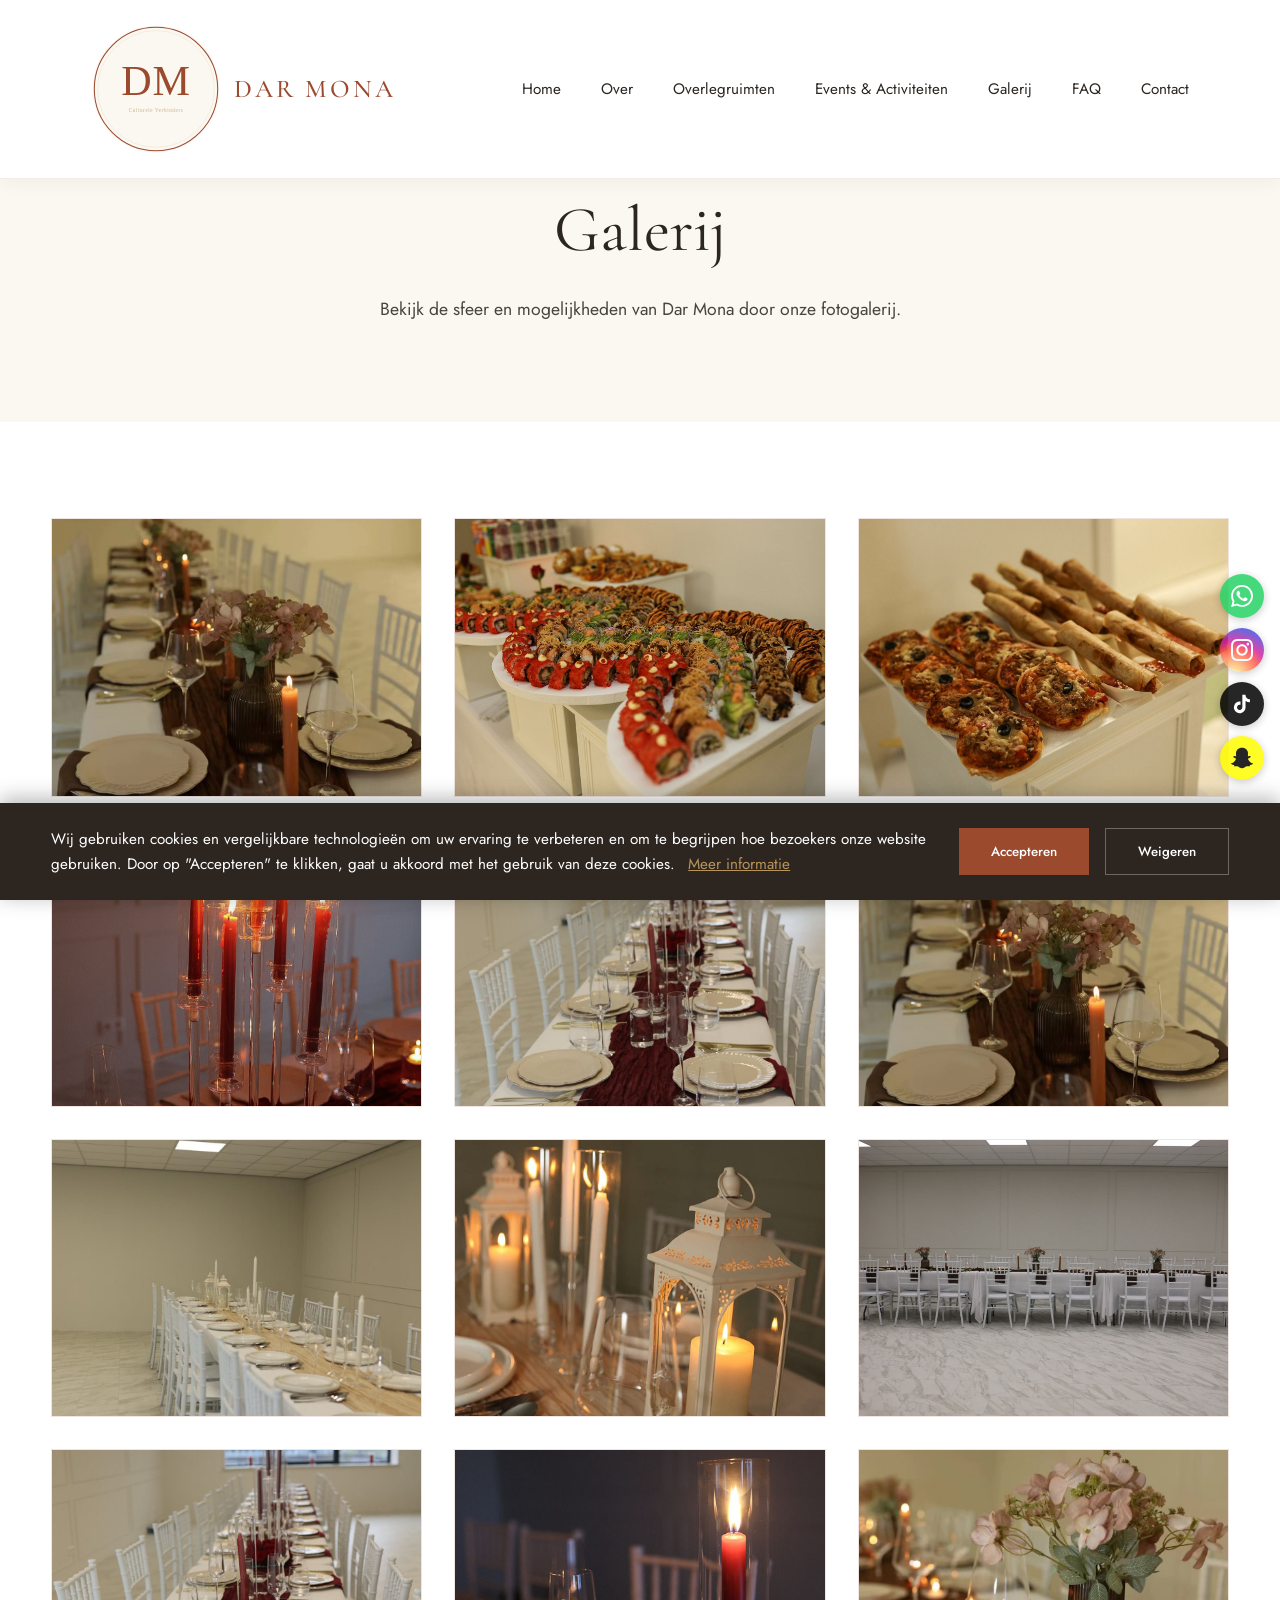
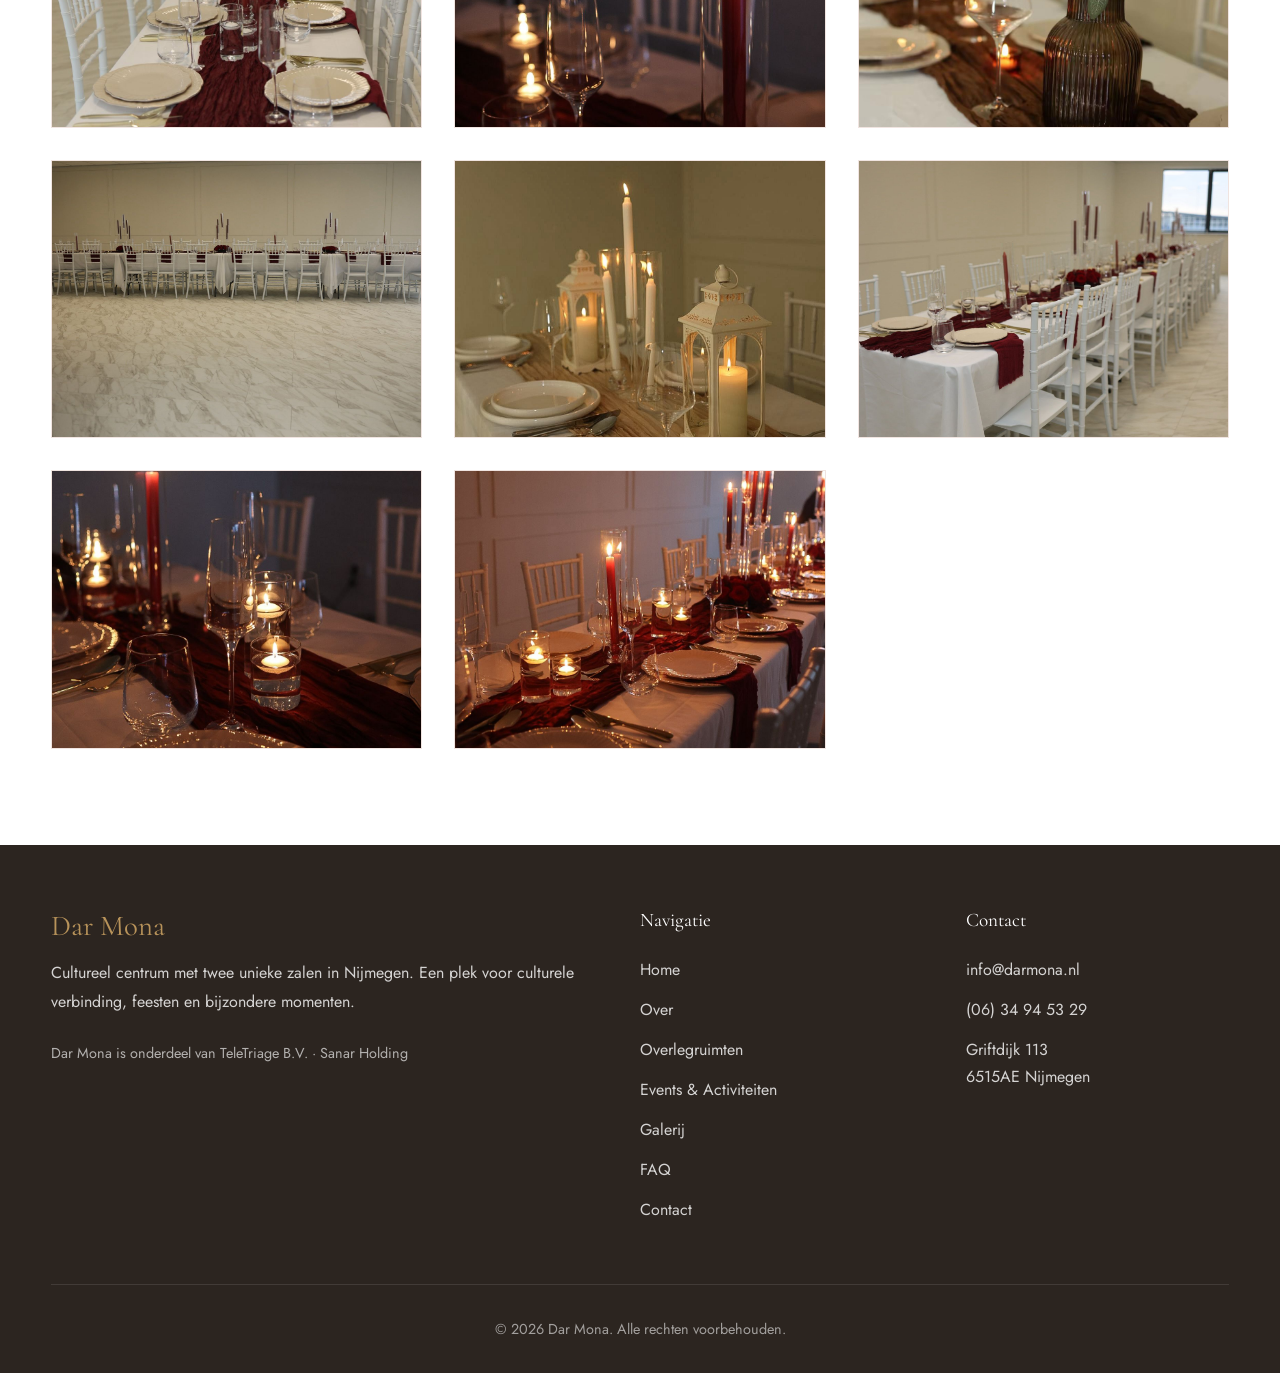
<file: galerij.html>
<!DOCTYPE html>
<html lang="nl">
<head>
    <meta charset="UTF-8">
    <meta name="viewport" content="width=device-width, initial-scale=1.0">
    
    <!-- SEO Meta Tags -->
    <meta name="description" content="Bekijk foto's van Dar Mona: elegant gedekte tafels, catering mogelijkheden, sfeervolle decoraties en onze twee prachtige zalen Lalla en Sidi.">
    <meta name="keywords" content="evenementenlocatie Nijmegen, feestzaal Nijmegen, bruiloft locatie, culturele evenementen, Griftdijk, Lalla, Sidi, all inclusive">
    <meta name="author" content="Dar Mona">
    
    <!-- Open Graph -->
    <meta property="og:type" content="website">
    <meta property="og:url" content="https://darmona.nl/galerij.html">
    <meta property="og:title" content="Fotogalerij Dar Mona - Inspiratie voor Uw Evenement">
    <meta property="og:description" content="Bekijk foto's van Dar Mona: elegant gedekte tafels, catering mogelijkheden, sfeervolle decoraties en onze twee prachtige zalen Lalla en Sidi.">
    <meta property="og:image" content="https://darmona.nl/images/lalla-elegant-01.jpg">
    
    <!-- Twitter -->
    <meta property="twitter:card" content="summary_large_image">
    <meta property="twitter:title" content="Fotogalerij Dar Mona - Inspiratie voor Uw Evenement">
    <meta property="twitter:description" content="Bekijk foto's van Dar Mona: elegant gedekte tafels, catering mogelijkheden, sfeervolle decoraties en onze twee prachtige zalen Lalla en Sidi.">
    <meta property="twitter:image" content="https://darmona.nl/images/lalla-elegant-01.jpg">
    
    <!-- Structured Data -->
    <script type="application/ld+json">
    {
      "@context": "https://schema.org",
      "@type": "EventVenue",
      "name": "Dar Mona",
      "description": "Evenementenlocatie met twee unieke zalen in Nijmegen",
      "address": {
        "@type": "PostalAddress",
        "streetAddress": "Griftdijk 113",
        "addressLocality": "Nijmegen",
        "postalCode": "6515AE",
        "addressCountry": "NL"
      },
      "telephone": "+31634945329",
      "email": "info@darmona.nl",
      "url": "https://darmona.nl",
      "priceRange": "€€",
      "maximumAttendeeCapacity": 80
    }
    </script>
    
    <title>Fotogalerij - Dar Mona Evenementenlocatie Nijmegen</title>
    
    <!-- Google Analytics -->
    <script async src="https://www.googletagmanager.com/gtag/js?id=G-0EN2QGH1M7"></script>
    <script>
        window.dataLayer = window.dataLayer || [];
        function gtag(){dataLayer.push(arguments);}
        gtag('js', new Date());
        gtag('config', 'G-0EN2QGH1M7');
    </script>
    
    <!-- Microsoft Clarity -->
    <script type="text/javascript">
        (function(c,l,a,r,i,t,y){
            c[a]=c[a]||function(){(c[a].q=c[a].q||[]).push(arguments)};
            t=l.createElement(r);t.async=1;t.src="https://www.clarity.ms/tag/"+i;
            y=l.getElementsByTagName(r)[0];y.parentNode.insertBefore(t,y);
        })(window, document, "clarity", "script", "vu83lrxgzf");
    </script>
    
    <!-- Fonts -->
    <link rel="preconnect" href="https://fonts.googleapis.com">
    <link rel="preconnect" href="https://fonts.gstatic.com" crossorigin>
    <link href="https://fonts.googleapis.com/css2?family=Cormorant+Garamond:wght@300;400;500;600&family=Jost:wght@300;400;500&display=swap" rel="stylesheet">
    
    <!-- Stylesheet -->
    <link rel="stylesheet" href="css/styles.css">

    <link href="https://fonts.googleapis.com/css2?family=Cormorant+Garamond:wght@300;400;500;600&family=Jost:wght@300;400;500&display=swap" rel="stylesheet">
    <style>
        * {
            margin: 0;
            padding: 0;
            box-sizing: border-box;
        }

        :root {
            --cream: #FBF7F1;
            --terracotta: #9B4A2E;
            --gold: #B8935A;
            --dark: #2C2520;
            --text: #4A4441;
        }

        body {
            font-family: 'Jost', sans-serif;
            color: var(--text);
            line-height: 1.7;
            background: white;
        }

        h1, h2, h3, h4 {
            font-family: 'Cormorant Garamond', serif;
            font-weight: 400;
            line-height: 1.2;
        }

        .navbar {
            position: fixed;
            top: 0;
            left: 0;
            right: 0;
            background: rgba(255, 255, 255, 0.98);
            z-index: 1000;
            border-bottom: 1px solid rgba(155, 74, 46, 0.1);
            box-shadow: 0 2px 20px rgba(0, 0, 0, 0.05);
        }

        .nav-container {
            max-width: 1200px;
            margin: 0 auto;
            padding: 1.5rem 4%;
            display: flex;
            justify-content: space-between;
            align-items: center;
        }

        .logo {
            font-family: 'Cormorant Garamond', serif;
            font-size: 1.6rem;
            font-weight: 500;
            color: var(--terracotta);
            text-decoration: none;
            letter-spacing: 3px;
            text-transform: uppercase;
        }

        .nav-menu {
            display: flex;
            gap: 2.5rem;
            list-style: none;
        }

        .nav-menu a {
            text-decoration: none;
            color: var(--dark);
            font-weight: 400;
            font-size: 0.95rem;
            transition: color 0.3s ease;
        }

        .nav-menu a:hover {
            color: var(--terracotta);
        }

        .page-header {
            padding: 12rem 4% 6rem;
            background: var(--cream);
            text-align: center;
        }

        .page-header h1 {
            font-size: 4rem;
            color: var(--dark);
            margin-bottom: 1.5rem;
        }

        .page-header p {
            font-size: 1.1rem;
            max-width: 700px;
            margin: 0 auto;
            line-height: 1.9;
        }

        .gallery {
            padding: 6rem 4%;
            background: white;
        }

        .gallery-grid {
            max-width: 1200px;
            margin: 0 auto;
            display: grid;
            grid-template-columns: repeat(auto-fit, minmax(350px, 1fr));
            gap: 2rem;
        }

        .gallery-item {
            position: relative;
            aspect-ratio: 4/3;
            overflow: hidden;
            cursor: pointer;
            border: 1px solid rgba(155, 74, 46, 0.15);
        }

        .gallery-item img {
            width: 100%;
            height: 100%;
            object-fit: cover;
            transition: transform 0.4s ease;
        }

        .gallery-item:hover img {
            transform: scale(1.05);
        }

        .gallery-placeholder {
            width: 100%;
            height: 100%;
            background: var(--cream);
            display: flex;
            align-items: center;
            justify-content: center;
            color: var(--text);
            font-size: 0.95rem;
            text-align: center;
            padding: 2rem;
        }

        .gallery-item:hover

        footer {
            background: var(--dark);
            color: rgba(255, 255, 255, 0.8);
            padding: 4rem 4% 2rem;
        }

        .footer-content {
            max-width: 1200px;
            margin: 0 auto;
            display: grid;
            grid-template-columns: 2fr 1fr 1fr;
            gap: 4rem;
            padding-bottom: 3rem;
            border-bottom: 1px solid rgba(255, 255, 255, 0.1);
        }

        .footer-brand h3 {
            font-size: 1.8rem;
            color: var(--gold);
            margin-bottom: 1rem;
        }

        .footer-brand p {
            line-height: 1.8;
        }

        .footer-links h4 {
            font-size: 1.2rem;
            margin-bottom: 1.5rem;
            color: white;
        }

        .footer-links ul {
            list-style: none;
        }

        .footer-links a {
            color: rgba(255, 255, 255, 0.8);
            text-decoration: none;
            display: block;
            margin-bottom: 0.8rem;
            transition: color 0.3s ease;
        }

        .footer-links a:hover {
            color: var(--gold);
        }

        .footer-bottom {
            max-width: 1200px;
            margin: 2rem auto 0;
            text-align: center;
            font-size: 0.9rem;
            opacity: 0.7;
        }

        @media (max-width: 968px) {
            .nav-menu {
                display: none;
            }

            .mobile-toggle {
                display: flex;
            }

            .page-header h1 {
                font-size: 2.5rem;
            }

            .gallery-grid {
                grid-template-columns: 1fr;
            }

            .footer-content {
                grid-template-columns: 1fr;
            }
        }
    </style>
    <link rel="icon" type="image/svg+xml" href="images/favicon.svg">
    <link rel="apple-touch-icon" sizes="180x180" href="images/logo.svg">
    <link rel="stylesheet" href="css/bugfix.css">
    <script src="js/bugfix.js" defer></script>
</head>
<body>
    <nav class="navbar">
        <div class="nav-container">
            <a href="index.html" class="logo">
                <img src="images/logo.svg" alt="Dar Mona Logo" class="logo-icon">
                <span class="logo-text">Dar Mona</span>
            </a>
            <ul class="nav-menu">
                <li><a href="index.html">Home</a></li>
                <li><a href="over.html">Over</a></li>
                <li><a href="overlegruimten.html">Overlegruimten</a></li>
                <li><a href="events.html">Events &amp; Activiteiten</a></li>
                <li><a href="galerij.html">Galerij</a></li>
                <li><a href="veelgestelde-vragen.html">FAQ</a></li>
                <li><a href="contact.html">Contact</a></li>
            </ul>
            <div class="mobile-toggle">
                <span></span>
                <span></span>
                <span></span>
            </div>
        </div>
    </nav>

    <div class="mobile-nav">
        <ul>
            <li><a href="index.html">Home</a></li>
            <li><a href="over.html">Over</a></li>
            <li><a href="overlegruimten.html">Overlegruimten</a></li>
                <li><a href="events.html">Events &amp; Activiteiten</a></li>
            <li><a href="galerij.html">Galerij</a></li>
                <li><a href="veelgestelde-vragen.html">FAQ</a></li>
                <li><a href="contact.html">Contact</a></li>
        </ul>
    </div>

    <section class="page-header">
        <h1>Galerij</h1>
        <p>Bekijk de sfeer en mogelijkheden van Dar Mona door onze fotogalerij.</p>
    </section>

        <section class="gallery">
        <div class="gallery-grid">
            <div class="gallery-item">
                <img src="images/lalla-elegant-01.jpg" alt="Elegant gedekte tafel">
</div>

            <div class="gallery-item">
                <img src="images/lalla-sushi-catering.jpg" alt="Sushi catering">
            </div>
            <div class="gallery-item">
                <img src="images/lalla-catering-food.jpg" alt="Catering hapjes">
</div>

            <div class="gallery-item">
                <img src="images/lalla-kaarsen-02.jpg" alt="Sfeervolle kaarsen">
</div>

            <div class="gallery-item">
                <img src="images/lalla-overzicht-03.jpg" alt="Lalla overzicht">
</div>

            <div class="gallery-item">
                <img src="images/lalla-burgundy.jpg" alt="Burgundy thema">
</div>

            <div class="gallery-item">
                <img src="images/lalla-white-setup.jpg" alt="Witte opstelling">
</div>

            <div class="gallery-item">
                <img src="images/lalla-detail-05.jpg" alt="Tafel detail">
</div>

            <div class="gallery-item">
                <img src="images/lalla-gedekt-06.jpg" alt="Gedekte tafel goud">
</div>

            <div class="gallery-item">
                <img src="images/lalla-tafel-07.jpg" alt="Lange tafel">
</div>

            <div class="gallery-item">
                <img src="images/lalla-romantisch-08.jpg" alt="Romantisch kaarslicht">
</div>

            <div class="gallery-item">
                <img src="images/lalla-bloemen-09.jpg" alt="Bloemen decoratie">
</div>

            <div class="gallery-item">
                <img src="images/lalla-sfeer-10.jpg" alt="Avondsetting">
</div>

            <div class="gallery-item">
                <img src="images/lalla-golden-glow.jpg" alt="Gouden gloed">
</div>

            <div class="gallery-item">
                <img src="images/lalla-setup-11.jpg" alt="Complete setup">
</div>

            <div class="gallery-item">
                <img src="images/lalla-full-room.jpg" alt="Volledige zaaloverzicht">
</div>

            <div class="gallery-item">
                <img src="images/lalla-zaal-12.jpg" alt="Lalla marmer vloer">
</div>
        </div>
    </section>


    <footer>
        <div class="footer-content">
            <div class="footer-brand">
                <h3>Dar Mona</h3>
                <p>Cultureel centrum met twee unieke zalen in Nijmegen. Een plek voor culturele verbinding, feesten en bijzondere momenten.</p>
                <p style="margin-top: 1.5rem; font-size: 0.9rem; opacity: 0.8;">Dar Mona is onderdeel van TeleTriage B.V. · Sanar Holding</p>
            </div>
            <div class="footer-links">
                <h4>Navigatie</h4>
                <ul>
                    <li><a href="index.html">Home</a></li>
                    <li><a href="over.html">Over</a></li>
                    <li><a href="overlegruimten.html">Overlegruimten</a></li>
                <li><a href="events.html">Events &amp; Activiteiten</a></li>
                    <li><a href="galerij.html">Galerij</a></li>
                <li><a href="veelgestelde-vragen.html">FAQ</a></li>
                <li><a href="contact.html">Contact</a></li>
                </ul>
            </div>
            <div class="footer-links">
                <h4>Contact</h4>
                <ul>
                    <li><a href="mailto:info@darmona.nl">info@darmona.nl</a></li>
                    <li><a href="tel:0634945329">(06) 34 94 53 29</a></li>
                    <li>Griftdijk 113</li>
                    <li>6515AE Nijmegen</li>
                </ul>
            </div>
        </div>
        <div class="footer-bottom">
            <p>&copy; 2026 Dar Mona. Alle rechten voorbehouden.</p>
        </div>
    </footer>

    <script>
        // Mobile menu toggle
        const mobileToggle = document.querySelector('.mobile-toggle');
        const mobileNav = document.querySelector('.mobile-nav');

        if (mobileToggle) {
            mobileToggle.addEventListener('click', () => {
                mobileToggle.classList.toggle('active');
                mobileNav.classList.toggle('active');
            });

            // Close mobile menu when clicking a link
            document.querySelectorAll('.mobile-nav a').forEach(link => {
                link.addEventListener('click', () => {
                    mobileToggle.classList.remove('active');
                    mobileNav.classList.remove('active');
                });
            });
        }
    </script>


        <!-- Social Media Float Buttons -->
    <div class="social-float-container">
        <!-- WhatsApp -->
        <a href="https://wa.me/31634945329?text=Hallo%20Dar%20Mona,%20ik%20heb%20interesse%20in%20jullie%20zalen!" 
           target="_blank" 
           class="social-float whatsapp-float"
           aria-label="WhatsApp">
            <svg viewBox="0 0 24 24" xmlns="http://www.w3.org/2000/svg">
                <path d="M17.472 14.382c-.297-.149-1.758-.867-2.03-.967-.273-.099-.471-.148-.67.15-.197.297-.767.966-.94 1.164-.173.199-.347.223-.644.075-.297-.15-1.255-.463-2.39-1.475-.883-.788-1.48-1.761-1.653-2.059-.173-.297-.018-.458.13-.606.134-.133.298-.347.446-.52.149-.174.198-.298.298-.497.099-.198.05-.371-.025-.52-.075-.149-.669-1.612-.916-2.207-.242-.579-.487-.5-.669-.51-.173-.008-.371-.01-.57-.01-.198 0-.52.074-.792.372-.272.297-1.04 1.016-1.04 2.479 0 1.462 1.065 2.875 1.213 3.074.149.198 2.096 3.2 5.077 4.487.709.306 1.262.489 1.694.625.712.227 1.36.195 1.871.118.571-.085 1.758-.719 2.006-1.413.248-.694.248-1.289.173-1.413-.074-.124-.272-.198-.57-.347m-5.421 7.403h-.004a9.87 9.87 0 01-5.031-1.378l-.361-.214-3.741.982.998-3.648-.235-.374a9.86 9.86 0 01-1.51-5.26c.001-5.45 4.436-9.884 9.888-9.884 2.64 0 5.122 1.03 6.988 2.898a9.825 9.825 0 012.893 6.994c-.003 5.45-4.437 9.884-9.885 9.884m8.413-18.297A11.815 11.815 0 0012.05 0C5.495 0 .16 5.335.157 11.892c0 2.096.547 4.142 1.588 5.945L.057 24l6.305-1.654a11.882 11.882 0 005.683 1.448h.005c6.554 0 11.89-5.335 11.893-11.893a11.821 11.821 0 00-3.48-8.413z"/>
            </svg>
        </a>
        
        <!-- Instagram -->
        <a href="https://www.instagram.com/darmonanijmegen" 
           target="_blank" 
           class="social-float instagram-float"
           aria-label="Instagram">
            <svg viewBox="0 0 24 24" xmlns="http://www.w3.org/2000/svg">
                <path d="M12 2.163c3.204 0 3.584.012 4.85.07 3.252.148 4.771 1.691 4.919 4.919.058 1.265.069 1.645.069 4.849 0 3.205-.012 3.584-.069 4.849-.149 3.225-1.664 4.771-4.919 4.919-1.266.058-1.644.07-4.85.07-3.204 0-3.584-.012-4.849-.07-3.26-.149-4.771-1.699-4.919-4.92-.058-1.265-.07-1.644-.07-4.849 0-3.204.013-3.583.07-4.849.149-3.227 1.664-4.771 4.919-4.919 1.266-.057 1.645-.069 4.849-.069zm0-2.163c-3.259 0-3.667.014-4.947.072-4.358.2-6.78 2.618-6.98 6.98-.059 1.281-.073 1.689-.073 4.948 0 3.259.014 3.668.072 4.948.2 4.358 2.618 6.78 6.98 6.98 1.281.058 1.689.072 4.948.072 3.259 0 3.668-.014 4.948-.072 4.354-.2 6.782-2.618 6.979-6.98.059-1.28.073-1.689.073-4.948 0-3.259-.014-3.667-.072-4.947-.196-4.354-2.617-6.78-6.979-6.98-1.281-.059-1.69-.073-4.949-.073zm0 5.838c-3.403 0-6.162 2.759-6.162 6.162s2.759 6.163 6.162 6.163 6.162-2.759 6.162-6.163c0-3.403-2.759-6.162-6.162-6.162zm0 10.162c-2.209 0-4-1.79-4-4 0-2.209 1.791-4 4-4s4 1.791 4 4c0 2.21-1.791 4-4 4zm6.406-11.845c-.796 0-1.441.645-1.441 1.44s.645 1.44 1.441 1.44c.795 0 1.439-.645 1.439-1.44s-.644-1.44-1.439-1.44z"/>
            </svg>
        </a>
        
        <!-- TikTok -->
        <a href="https://www.tiktok.com/@dar.mona.nijmegen" 
           target="_blank" 
           class="social-float tiktok-float"
           aria-label="TikTok">
            <svg viewBox="0 0 24 24" xmlns="http://www.w3.org/2000/svg">
                <path d="M19.59 6.69a4.83 4.83 0 01-3.77-4.25V2h-3.45v13.67a2.89 2.89 0 01-5.2 1.74 2.89 2.89 0 012.31-4.64 2.93 2.93 0 01.88.13V9.4a6.84 6.84 0 00-1-.05A6.33 6.33 0 005 20.1a6.34 6.34 0 0010.86-4.43v-7a8.16 8.16 0 004.77 1.52v-3.4a4.85 4.85 0 01-1-.1z"/>
            </svg>
        </a>
        
        <!-- Snapchat -->
        <a href="https://www.snapchat.com/add/darmonanijmegen" 
           target="_blank" 
           class="social-float snapchat-float"
           aria-label="Snapchat">
            <svg viewBox="0 0 24 24" xmlns="http://www.w3.org/2000/svg">
                <path d="M12.206.793c.99 0 4.347.276 5.93 3.821.529 1.193.403 3.219.299 4.847l-.003.06c-.012.18-.022.345-.03.51.075.045.203.09.401.09.3-.016.659-.12 1.033-.301.165-.088.344-.104.464-.104.182 0 .359.029.509.09.45.149.734.479.734.838.015.449-.39.839-1.213 1.168-.089.029-.209.075-.344.119-.45.135-1.139.36-1.333.81-.09.224-.061.524.12.868l.015.015c.06.136 1.526 3.475 4.791 4.014.255.044.435.27.42.509 0 .075-.015.149-.045.225-.24.569-1.273.988-3.146 1.271-.059.091-.12.375-.164.57-.029.179-.074.36-.134.553-.076.271-.27.405-.555.405h-.03c-.135 0-.313-.031-.538-.074-.36-.075-.765-.135-1.273-.135-.3 0-.599.015-.913.074-.6.104-1.123.464-1.723.884-.853.599-1.826 1.288-3.294 1.288-.06 0-.119-.015-.18-.015h-.149c-1.468 0-2.427-.675-3.279-1.288-.599-.42-1.107-.779-1.707-.884-.314-.045-.629-.074-.928-.074-.54 0-.958.089-1.272.149-.211.043-.391.074-.54.074-.374 0-.523-.224-.583-.42-.061-.192-.09-.389-.135-.567-.046-.181-.105-.494-.166-.57-1.918-.222-2.95-.642-3.189-1.226-.031-.063-.052-.11-.052-.169-.015-.255.166-.465.42-.509 3.264-.54 4.73-3.879 4.791-4.02l.016-.029c.18-.345.224-.645.119-.869-.195-.434-.884-.658-1.332-.809-.121-.029-.24-.074-.346-.119-1.107-.435-1.257-.93-1.197-1.273.09-.479.674-.793 1.168-.793.146 0 .27.029.383.074.42.194.789.3 1.104.3.234 0 .384-.06.465-.105l-.046-.569c-.098-1.626-.225-3.651.307-4.837C7.392 1.077 10.739.807 11.727.807l.419-.015h.06z"/>
            </svg>
        </a>
    </div>

    <!-- Cookie Consent Banner -->
    <div id="cookieBanner" style="display: none; position: fixed; bottom: 0; left: 0; right: 0; background: var(--dark); color: white; padding: 1.5rem 4%; box-shadow: 0 -4px 20px rgba(0,0,0,0.3); z-index: 10000;">
        <div style="max-width: 1200px; margin: 0 auto; display: flex; align-items: center; justify-content: space-between; gap: 2rem; flex-wrap: wrap;">
            <div style="flex: 1; min-width: 300px;">
                <p style="margin: 0; font-size: 0.95rem; line-height: 1.6;">
                    Wij gebruiken cookies en vergelijkbare technologieën om uw ervaring te verbeteren en om te begrijpen hoe bezoekers onze website gebruiken. Door op "Accepteren" te klikken, gaat u akkoord met het gebruik van deze cookies.
                    <a href="#" onclick="toggleCookieInfo(); return false;" style="color: var(--gold); text-decoration: underline; margin-left: 0.5rem;">Meer informatie</a>
                </p>
                <div id="cookieInfo" style="display: none; margin-top: 1rem; padding: 1rem; background: rgba(255,255,255,0.1); border-radius: 4px; font-size: 0.9rem; line-height: 1.6;">
                    <strong>Wij gebruiken de volgende cookies:</strong><br>
                    • <strong>Google Analytics:</strong> Voor het meten van websiteverkeer en bezoekersgedrag<br>
                    • <strong>Microsoft Clarity:</strong> Voor het begrijpen van gebruikerservaringen via heatmaps en sessie-opnames<br><br>
                    Deze gegevens helpen ons om de website te verbeteren. U kunt cookies te allen tijde uitschakelen in uw browserinstellingen.
                </div>
            </div>
            <div style="display: flex; gap: 1rem; flex-shrink: 0;">
                <button onclick="acceptCookies()" style="padding: 0.8rem 2rem; background: var(--terracotta); color: white; border: none; cursor: pointer; font-weight: 500; font-family: 'Jost', sans-serif; transition: all 0.3s ease;">
                    Accepteren
                </button>
                <button onclick="declineCookies()" style="padding: 0.8rem 2rem; background: transparent; color: white; border: 1px solid rgba(255,255,255,0.3); cursor: pointer; font-weight: 500; font-family: 'Jost', sans-serif; transition: all 0.3s ease;">
                    Weigeren
                </button>
            </div>
        </div>
    </div>

    <script>
        // Cookie consent functionality
        function toggleCookieInfo() {
            var info = document.getElementById('cookieInfo');
            info.style.display = info.style.display === 'none' ? 'block' : 'none';
        }

        function acceptCookies() {
            localStorage.setItem('cookieConsent', 'accepted');
            document.getElementById('cookieBanner').style.display = 'none';
            if (typeof gtag === 'function') {
                gtag('consent', 'update', {
                    'analytics_storage': 'granted'
                });
            }
        }

        function declineCookies() {
            localStorage.setItem('cookieConsent', 'declined');
            document.getElementById('cookieBanner').style.display = 'none';
            if (typeof gtag === 'function') {
                gtag('consent', 'update', {
                    'analytics_storage': 'denied'
                });
            }
        }

        window.addEventListener('load', function() {
            var consent = localStorage.getItem('cookieConsent');
            if (!consent) {
                setTimeout(function() {
                    document.getElementById('cookieBanner').style.display = 'block';
                }, 1000);
            } else if (consent === 'declined') {
                if (typeof gtag === 'function') {
                    gtag('consent', 'update', {
                        'analytics_storage': 'denied'
                    });
                }
            }
        });
    </script>
</body>
</html>
</file>
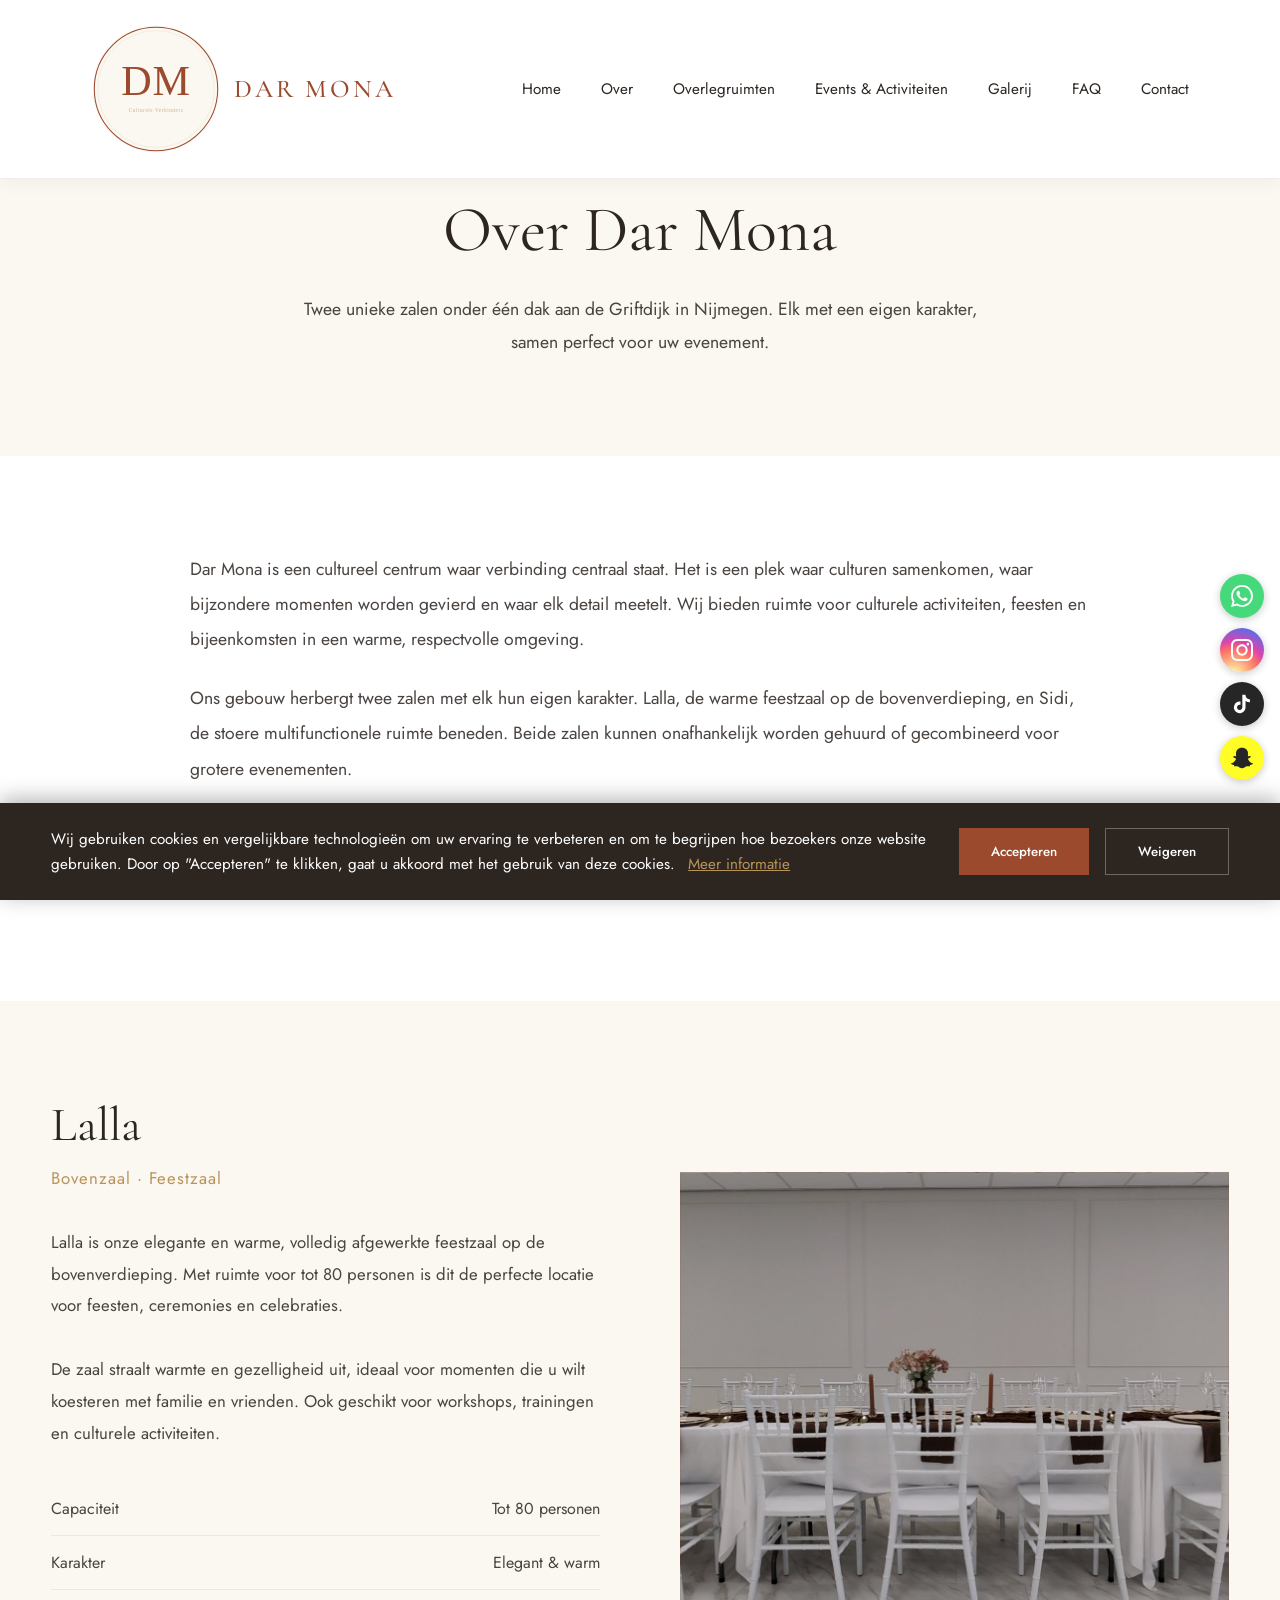
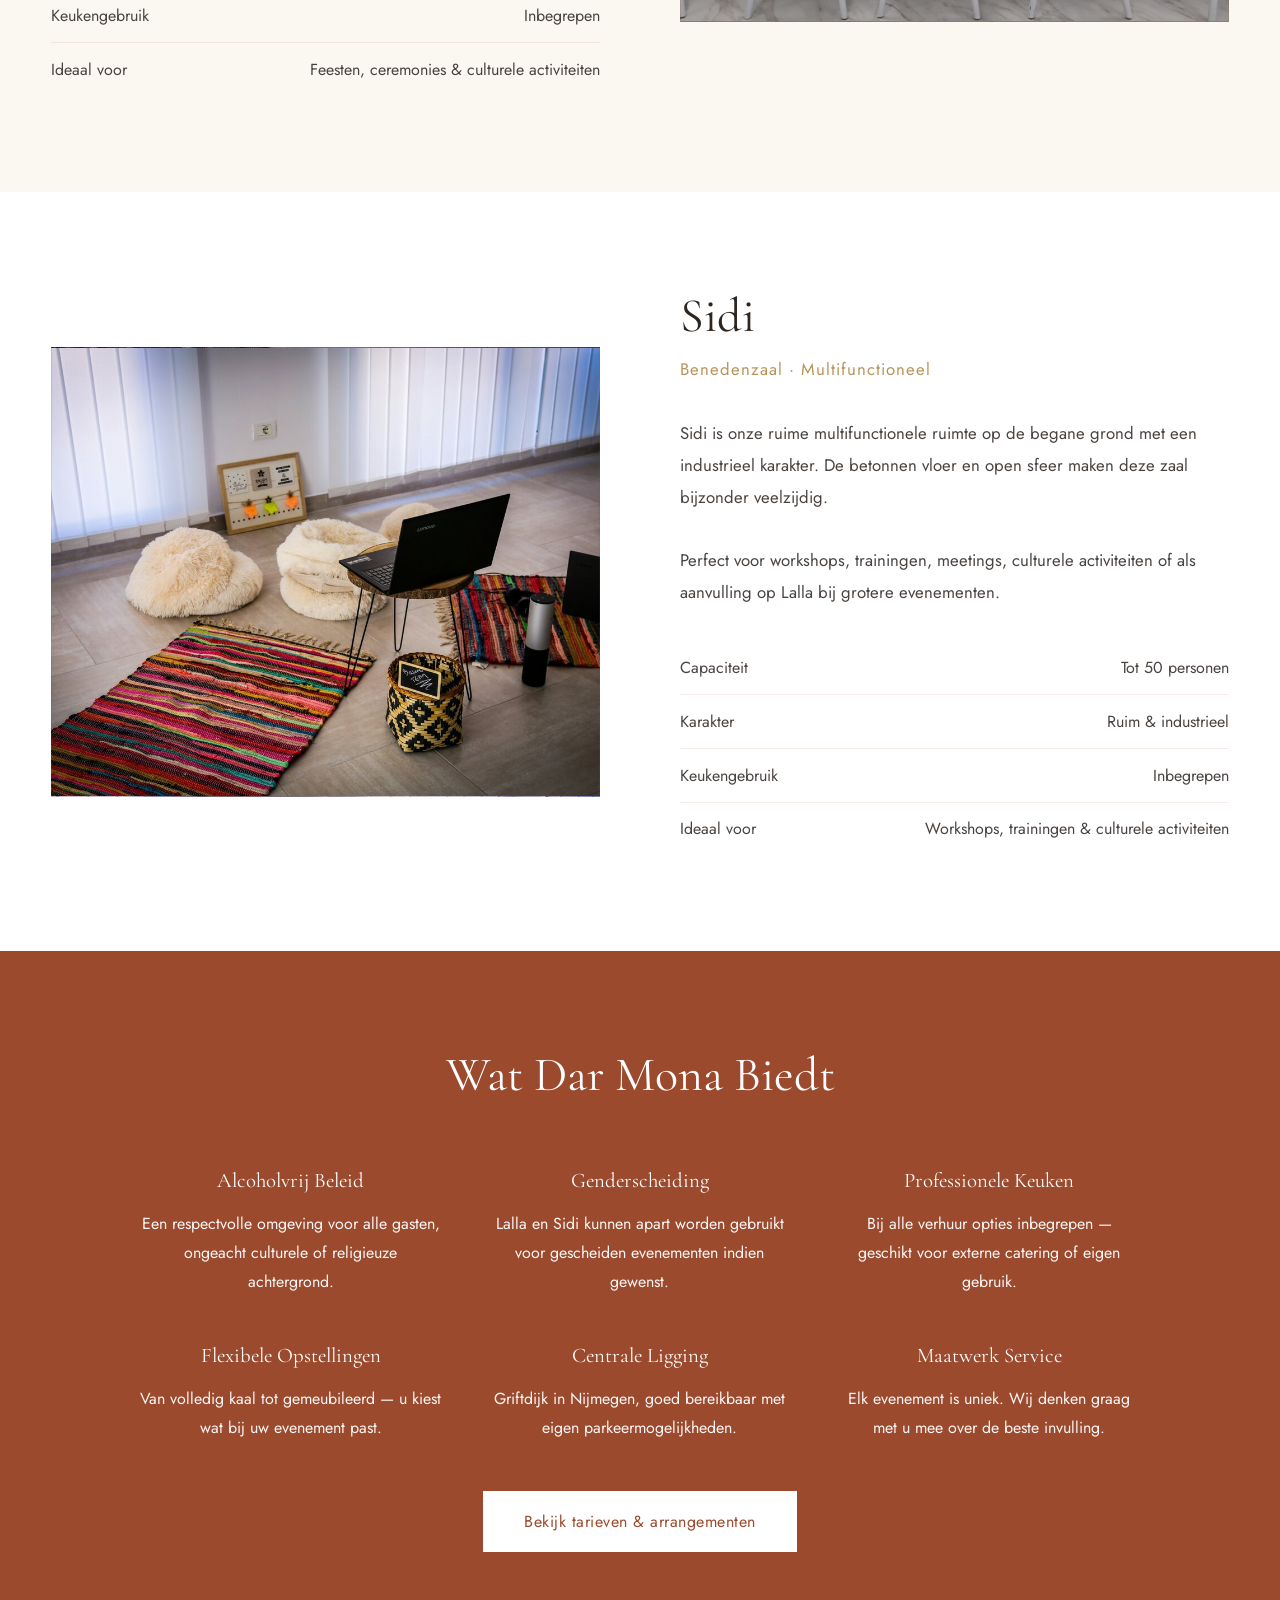
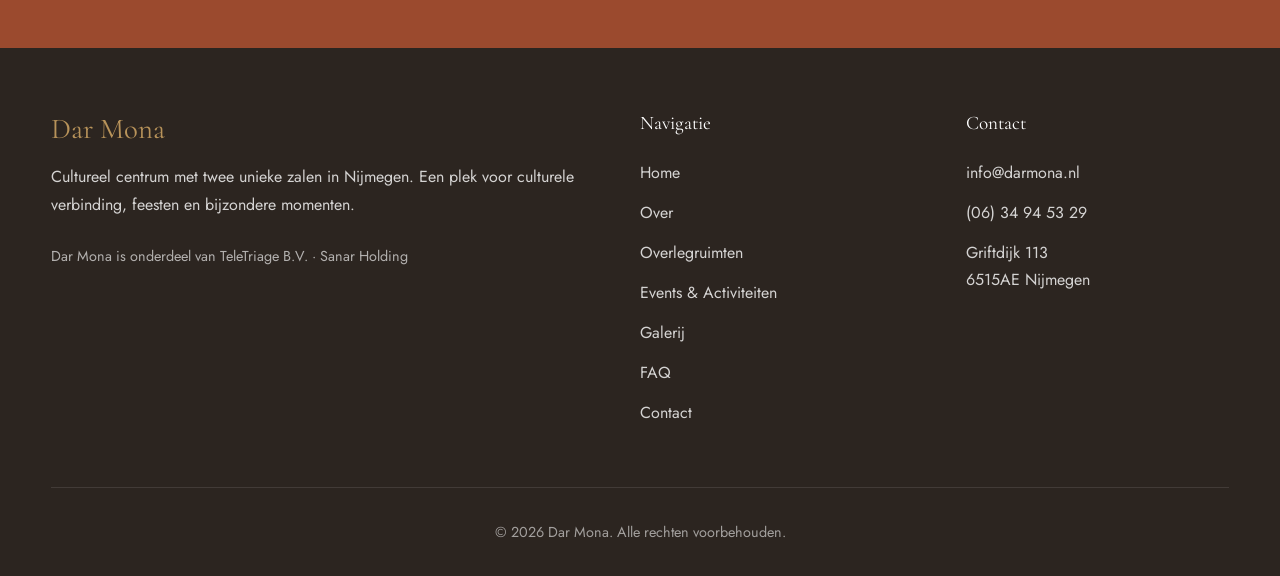
<file: over.html>
<!DOCTYPE html>
<html lang="nl">
<head>
    <meta charset="UTF-8">
    <meta name="viewport" content="width=device-width, initial-scale=1.0">
    
    <!-- SEO Meta Tags -->
    <meta name="description" content="Leer Dar Mona kennen: Lalla (elegant, 80p) en Sidi (industrieel, 50p). Alcoholvrij beleid, genderscheiding mogelijk. Ideaal voor culturele evenementen.">
    <meta name="keywords" content="evenementenlocatie Nijmegen, feestzaal Nijmegen, bruiloft locatie, culturele evenementen, Griftdijk, Lalla, Sidi, all inclusive">
    <meta name="author" content="Dar Mona">
    
    <!-- Open Graph -->
    <meta property="og:type" content="website">
    <meta property="og:url" content="https://darmona.nl/over.html">
    <meta property="og:title" content="Over Dar Mona - Onze Locatie & Zalen">
    <meta property="og:description" content="Leer Dar Mona kennen: Lalla (elegant, 80p) en Sidi (industrieel, 50p). Alcoholvrij beleid, genderscheiding mogelijk. Ideaal voor culturele evenementen.">
    <meta property="og:image" content="https://darmona.nl/images/lalla-elegant-01.jpg">
    
    <!-- Twitter -->
    <meta property="twitter:card" content="summary_large_image">
    <meta property="twitter:title" content="Over Dar Mona - Onze Locatie & Zalen">
    <meta property="twitter:description" content="Leer Dar Mona kennen: Lalla (elegant, 80p) en Sidi (industrieel, 50p). Alcoholvrij beleid, genderscheiding mogelijk. Ideaal voor culturele evenementen.">
    <meta property="twitter:image" content="https://darmona.nl/images/lalla-elegant-01.jpg">
    
    <!-- Structured Data -->
    <script type="application/ld+json">
    {
      "@context": "https://schema.org",
      "@type": "EventVenue",
      "name": "Dar Mona",
      "description": "Evenementenlocatie met twee unieke zalen in Nijmegen",
      "address": {
        "@type": "PostalAddress",
        "streetAddress": "Griftdijk 113",
        "addressLocality": "Nijmegen",
        "postalCode": "6515AE",
        "addressCountry": "NL"
      },
      "telephone": "+31634945329",
      "email": "info@darmona.nl",
      "url": "https://darmona.nl",
      "priceRange": "€€",
      "maximumAttendeeCapacity": 80
    }
    </script>
    
    <title>Over Dar Mona - Twee Unieke Zalen in Nijmegen</title>
    
    <!-- Google Analytics -->
    <script async src="https://www.googletagmanager.com/gtag/js?id=G-0EN2QGH1M7"></script>
    <script>
        window.dataLayer = window.dataLayer || [];
        function gtag(){dataLayer.push(arguments);}
        gtag('js', new Date());
        gtag('config', 'G-0EN2QGH1M7');
    </script>
    
    <!-- Microsoft Clarity -->
    <script type="text/javascript">
        (function(c,l,a,r,i,t,y){
            c[a]=c[a]||function(){(c[a].q=c[a].q||[]).push(arguments)};
            t=l.createElement(r);t.async=1;t.src="https://www.clarity.ms/tag/"+i;
            y=l.getElementsByTagName(r)[0];y.parentNode.insertBefore(t,y);
        })(window, document, "clarity", "script", "vu83lrxgzf");
    </script>
    
    <!-- Fonts -->
    <link rel="preconnect" href="https://fonts.googleapis.com">
    <link rel="preconnect" href="https://fonts.gstatic.com" crossorigin>
    <link href="https://fonts.googleapis.com/css2?family=Cormorant+Garamond:wght@300;400;500;600&family=Jost:wght@300;400;500&display=swap" rel="stylesheet">
    
    <!-- Stylesheet -->
    <link rel="stylesheet" href="css/styles.css">

    <link href="https://fonts.googleapis.com/css2?family=Cormorant+Garamond:wght@300;400;500;600&family=Jost:wght@300;400;500&display=swap" rel="stylesheet">
    <style>
        * {
            margin: 0;
            padding: 0;
            box-sizing: border-box;
        }

        :root {
            --cream: #FBF7F1;
            --terracotta: #9B4A2E;
            --gold: #B8935A;
            --dark: #2C2520;
            --text: #4A4441;
        }

        body {
            font-family: 'Jost', sans-serif;
            color: var(--text);
            line-height: 1.7;
            background: white;
        }

        h1, h2, h3, h4 {
            font-family: 'Cormorant Garamond', serif;
            font-weight: 400;
            line-height: 1.2;
        }

        .navbar {
            position: fixed;
            top: 0;
            left: 0;
            right: 0;
            background: rgba(255, 255, 255, 0.98);
            z-index: 1000;
            border-bottom: 1px solid rgba(155, 74, 46, 0.1);
            box-shadow: 0 2px 20px rgba(0, 0, 0, 0.05);
        }

        .nav-container {
            max-width: 1200px;
            margin: 0 auto;
            padding: 1.5rem 4%;
            display: flex;
            justify-content: space-between;
            align-items: center;
        }

        .logo {
            font-family: 'Cormorant Garamond', serif;
            font-size: 1.6rem;
            font-weight: 500;
            color: var(--terracotta);
            text-decoration: none;
            letter-spacing: 3px;
            text-transform: uppercase;
        }

        .nav-menu {
            display: flex;
            gap: 2.5rem;
            list-style: none;
        }

        .nav-menu a {
            text-decoration: none;
            color: var(--dark);
            font-weight: 400;
            font-size: 0.95rem;
            transition: color 0.3s ease;
        }

        .nav-menu a:hover {
            color: var(--terracotta);
        }

        .page-header {
            padding: 12rem 4% 6rem;
            background: var(--cream);
            text-align: center;
        }

        .page-header h1 {
            font-size: 4rem;
            color: var(--dark);
            margin-bottom: 1.5rem;
        }

        .page-header p {
            font-size: 1.1rem;
            max-width: 700px;
            margin: 0 auto;
            line-height: 1.9;
        }

        .intro-section {
            padding: 6rem 4%;
            background: white;
        }

        .intro-content {
            max-width: 900px;
            margin: 0 auto;
            font-size: 1.1rem;
            line-height: 2;
        }

        .intro-content p {
            margin-bottom: 1.5rem;
        }

        .room-detail {
            padding: 6rem 4%;
            background: var(--cream);
        }

        .room-detail:nth-child(even) {
            background: white;
        }

        .room-content {
            max-width: 1200px;
            margin: 0 auto;
            display: grid;
            grid-template-columns: 1fr 1fr;
            gap: 5rem;
            align-items: center;
        }

        .room-image {
            height: 450px;
            background: var(--cream);
            border: 1px solid rgba(155, 74, 46, 0.15);
        }

        .room-text h2 {
            font-size: 3rem;
            color: var(--dark);
            margin-bottom: 0.5rem;
        }

        .room-subtitle {
            font-size: 0.95rem;
            color: var(--gold);
            letter-spacing: 1px;
            margin-bottom: 2rem;
        }

        .room-text p {
            font-size: 1.05rem;
            line-height: 1.9;
            margin-bottom: 2rem;
        }

        .room-features {
            list-style: none;
            margin-top: 2rem;
        }

        .room-features li {
            padding: 0.8rem 0;
            border-bottom: 1px solid rgba(155, 74, 46, 0.1);
            display: flex;
            justify-content: space-between;
        }

        .room-features li:last-child {
            border-bottom: none;
        }

        .facilities {
            padding: 6rem 4%;
            background: var(--terracotta);
            color: white;
            text-align: center;
        }

        .facilities h2 {
            font-size: 3rem;
            margin-bottom: 4rem;
        }

        .facilities-grid {
            max-width: 1000px;
            margin: 0 auto;
            display: grid;
            grid-template-columns: repeat(3, 1fr);
            gap: 3rem;
        }

        .facility-item h4 {
            font-size: 1.3rem;
            margin-bottom: 1rem;
        }

        .facility-item p {
            line-height: 1.8;
            opacity: 0.95;
        }

        .btn-primary {
            display: inline-block;
            padding: 1rem 2.5rem;
            background: white;
            color: var(--terracotta);
            text-decoration: none;
            font-weight: 400;
            transition: all 0.3s ease;
            border: 1px solid white;
            letter-spacing: 0.5px;
            margin-top: 3rem;
        }

        .btn-primary:hover {
            background: transparent;
            color: white;
        }

        footer {
            background: var(--dark);
            color: rgba(255, 255, 255, 0.8);
            padding: 4rem 4% 2rem;
        }

        .footer-content {
            max-width: 1200px;
            margin: 0 auto;
            display: grid;
            grid-template-columns: 2fr 1fr 1fr;
            gap: 4rem;
            padding-bottom: 3rem;
            border-bottom: 1px solid rgba(255, 255, 255, 0.1);
        }

        .footer-brand h3 {
            font-size: 1.8rem;
            color: var(--gold);
            margin-bottom: 1rem;
        }

        .footer-brand p {
            line-height: 1.8;
        }

        .footer-links h4 {
            font-size: 1.2rem;
            margin-bottom: 1.5rem;
            color: white;
        }

        .footer-links ul {
            list-style: none;
        }

        .footer-links a {
            color: rgba(255, 255, 255, 0.8);
            text-decoration: none;
            display: block;
            margin-bottom: 0.8rem;
            transition: color 0.3s ease;
        }

        .footer-links a:hover {
            color: var(--gold);
        }

        .footer-bottom {
            max-width: 1200px;
            margin: 2rem auto 0;
            text-align: center;
            font-size: 0.9rem;
            opacity: 0.7;
        }

        @media (max-width: 968px) {
            .nav-menu {
                display: none;
            }

            .mobile-toggle {
                display: flex;
            }

            .page-header h1 {
                font-size: 2.5rem;
            }

            .room-content {
                grid-template-columns: 1fr;
                gap: 2rem;
            }

            .room-image {
                height: 350px;
            }

            .facilities-grid,
            .footer-content {
                grid-template-columns: 1fr;
            }
        }
    </style>
    <link rel="icon" type="image/svg+xml" href="images/favicon.svg">
    <link rel="apple-touch-icon" sizes="180x180" href="images/logo.svg">
    <link rel="stylesheet" href="css/bugfix.css">
    <script src="js/bugfix.js" defer></script>
</head>
<body>
    <nav class="navbar">
        <div class="nav-container">
            <a href="index.html" class="logo">
                <img src="images/logo.svg" alt="Dar Mona Logo" class="logo-icon">
                <span class="logo-text">Dar Mona</span>
            </a>
            <ul class="nav-menu">
                <li><a href="index.html">Home</a></li>
                <li><a href="over.html">Over</a></li>
                <li><a href="overlegruimten.html">Overlegruimten</a></li>
                <li><a href="events.html">Events &amp; Activiteiten</a></li>
                <li><a href="galerij.html">Galerij</a></li>
                <li><a href="veelgestelde-vragen.html">FAQ</a></li>
                <li><a href="contact.html">Contact</a></li>
            </ul>
            <div class="mobile-toggle">
                <span></span>
                <span></span>
                <span></span>
            </div>
        </div>
    </nav>

    <div class="mobile-nav">
        <ul>
            <li><a href="index.html">Home</a></li>
            <li><a href="over.html">Over</a></li>
            <li><a href="overlegruimten.html">Overlegruimten</a></li>
                <li><a href="events.html">Events &amp; Activiteiten</a></li>
            <li><a href="galerij.html">Galerij</a></li>
                <li><a href="veelgestelde-vragen.html">FAQ</a></li>
                <li><a href="contact.html">Contact</a></li>
        </ul>
    </div>

    <section class="page-header">
        <h1>Over Dar Mona</h1>
        <p>Twee unieke zalen onder één dak aan de Griftdijk in Nijmegen. Elk met een eigen karakter, samen perfect voor uw evenement.</p>
    </section>

    <section class="intro-section">
        <div class="intro-content">
            <p>Dar Mona is een cultureel centrum waar verbinding centraal staat. Het is een plek waar culturen samenkomen, waar bijzondere momenten worden gevierd en waar elk detail meetelt. Wij bieden ruimte voor culturele activiteiten, feesten en bijeenkomsten in een warme, respectvolle omgeving.</p>
            <p>Ons gebouw herbergt twee zalen met elk hun eigen karakter. Lalla, de warme feestzaal op de bovenverdieping, en Sidi, de stoere multifunctionele ruimte beneden. Beide zalen kunnen onafhankelijk worden gehuurd of gecombineerd voor grotere evenementen.</p>
            <p>Met een alcoholvrij beleid en de mogelijkheid voor genderscheiding bieden wij een respectvolle omgeving voor alle culturen en tradities.</p>
        </div>
    </section>

    <section class="room-detail">
        <div class="room-content">
            <div class="room-text">
                <h2>Lalla</h2>
                <p class="room-subtitle">Bovenzaal · Feestzaal</p>
                <p>Lalla is onze elegante en warme, volledig afgewerkte feestzaal op de bovenverdieping. Met ruimte voor tot 80 personen is dit de perfecte locatie voor feesten, ceremonies en celebraties.</p>
                <p>De zaal straalt warmte en gezelligheid uit, ideaal voor momenten die u wilt koesteren met familie en vrienden. Ook geschikt voor workshops, trainingen en culturele activiteiten.</p>
                <ul class="room-features">
                    <li><span>Capaciteit</span><span>Tot 80 personen</span></li>
                    <li><span>Karakter</span><span>Elegant & warm</span></li>
                    <li><span>Keukengebruik</span><span>Inbegrepen</span></li>
                    <li><span>Ideaal voor</span><span>Feesten, ceremonies & culturele activiteiten</span></li>
                </ul>
            </div>
            <div class="room-image" style="background: url('images/zaal-gedekt.jpg') center/cover;"></div>
        </div>
    </section>

    <section class="room-detail">
        <div class="room-content">
            <div class="room-image" style="background: url('images/lounge-gezellig.jpg') center/cover;"></div>
            <div class="room-text">
                <h2>Sidi</h2>
                <p class="room-subtitle">Benedenzaal · Multifunctioneel</p>
                <p>Sidi is onze ruime multifunctionele ruimte op de begane grond met een industrieel karakter. De betonnen vloer en open sfeer maken deze zaal bijzonder veelzijdig.</p>
                <p>Perfect voor workshops, trainingen, meetings, culturele activiteiten of als aanvulling op Lalla bij grotere evenementen.</p>
                <ul class="room-features">
                    <li><span>Capaciteit</span><span>Tot 50 personen</span></li>
                    <li><span>Karakter</span><span>Ruim & industrieel</span></li>
                    <li><span>Keukengebruik</span><span>Inbegrepen</span></li>
                    <li><span>Ideaal voor</span><span>Workshops, trainingen & culturele activiteiten</span></li>
                </ul>
            </div>
        </div>
    </section>

    <section class="facilities">
        <h2>Wat Dar Mona Biedt</h2>
        <div class="facilities-grid">
            <div class="facility-item">
                <h4>Alcoholvrij Beleid</h4>
                <p>Een respectvolle omgeving voor alle gasten, ongeacht culturele of religieuze achtergrond.</p>
            </div>
            <div class="facility-item">
                <h4>Genderscheiding</h4>
                <p>Lalla en Sidi kunnen apart worden gebruikt voor gescheiden evenementen indien gewenst.</p>
            </div>
            <div class="facility-item">
                <h4>Professionele Keuken</h4>
                <p>Bij alle verhuur opties inbegrepen — geschikt voor externe catering of eigen gebruik.</p>
            </div>
            <div class="facility-item">
                <h4>Flexibele Opstellingen</h4>
                <p>Van volledig kaal tot gemeubileerd — u kiest wat bij uw evenement past.</p>
            </div>
            <div class="facility-item">
                <h4>Centrale Ligging</h4>
                <p>Griftdijk in Nijmegen, goed bereikbaar met eigen parkeermogelijkheden.</p>
            </div>
            <div class="facility-item">
                <h4>Maatwerk Service</h4>
                <p>Elk evenement is uniek. Wij denken graag met u mee over de beste invulling.</p>
            </div>
        </div>
        <a href="events.html" class="btn-primary">Bekijk tarieven & arrangementen</a>
    </section>

    <footer>
        <div class="footer-content">
            <div class="footer-brand">
                <h3>Dar Mona</h3>
                <p>Cultureel centrum met twee unieke zalen in Nijmegen. Een plek voor culturele verbinding, feesten en bijzondere momenten.</p>
                <p style="margin-top: 1.5rem; font-size: 0.9rem; opacity: 0.8;">Dar Mona is onderdeel van TeleTriage B.V. · Sanar Holding</p>
            </div>
            <div class="footer-links">
                <h4>Navigatie</h4>
                <ul>
                    <li><a href="index.html">Home</a></li>
                    <li><a href="over.html">Over</a></li>
                    <li><a href="overlegruimten.html">Overlegruimten</a></li>
                <li><a href="events.html">Events &amp; Activiteiten</a></li>
                    <li><a href="galerij.html">Galerij</a></li>
                <li><a href="veelgestelde-vragen.html">FAQ</a></li>
                <li><a href="contact.html">Contact</a></li>
                </ul>
            </div>
            <div class="footer-links">
                <h4>Contact</h4>
                <ul>
                    <li><a href="mailto:info@darmona.nl">info@darmona.nl</a></li>
                    <li><a href="tel:0634945329">(06) 34 94 53 29</a></li>
                    <li>Griftdijk 113</li>
                    <li>6515AE Nijmegen</li>
                </ul>
            </div>
        </div>
        <div class="footer-bottom">
            <p>&copy; 2026 Dar Mona. Alle rechten voorbehouden.</p>
        </div>
    </footer>

    <script>
        // Mobile menu toggle
        const mobileToggle = document.querySelector('.mobile-toggle');
        const mobileNav = document.querySelector('.mobile-nav');

        if (mobileToggle) {
            mobileToggle.addEventListener('click', () => {
                mobileToggle.classList.toggle('active');
                mobileNav.classList.toggle('active');
            });

            // Close mobile menu when clicking a link
            document.querySelectorAll('.mobile-nav a').forEach(link => {
                link.addEventListener('click', () => {
                    mobileToggle.classList.remove('active');
                    mobileNav.classList.remove('active');
                });
            });
        }
    </script>


        <!-- Social Media Float Buttons -->
    <div class="social-float-container">
        <!-- WhatsApp -->
        <a href="https://wa.me/31634945329?text=Hallo%20Dar%20Mona,%20ik%20heb%20interesse%20in%20jullie%20zalen!" 
           target="_blank" 
           class="social-float whatsapp-float"
           aria-label="WhatsApp">
            <svg viewBox="0 0 24 24" xmlns="http://www.w3.org/2000/svg">
                <path d="M17.472 14.382c-.297-.149-1.758-.867-2.03-.967-.273-.099-.471-.148-.67.15-.197.297-.767.966-.94 1.164-.173.199-.347.223-.644.075-.297-.15-1.255-.463-2.39-1.475-.883-.788-1.48-1.761-1.653-2.059-.173-.297-.018-.458.13-.606.134-.133.298-.347.446-.52.149-.174.198-.298.298-.497.099-.198.05-.371-.025-.52-.075-.149-.669-1.612-.916-2.207-.242-.579-.487-.5-.669-.51-.173-.008-.371-.01-.57-.01-.198 0-.52.074-.792.372-.272.297-1.04 1.016-1.04 2.479 0 1.462 1.065 2.875 1.213 3.074.149.198 2.096 3.2 5.077 4.487.709.306 1.262.489 1.694.625.712.227 1.36.195 1.871.118.571-.085 1.758-.719 2.006-1.413.248-.694.248-1.289.173-1.413-.074-.124-.272-.198-.57-.347m-5.421 7.403h-.004a9.87 9.87 0 01-5.031-1.378l-.361-.214-3.741.982.998-3.648-.235-.374a9.86 9.86 0 01-1.51-5.26c.001-5.45 4.436-9.884 9.888-9.884 2.64 0 5.122 1.03 6.988 2.898a9.825 9.825 0 012.893 6.994c-.003 5.45-4.437 9.884-9.885 9.884m8.413-18.297A11.815 11.815 0 0012.05 0C5.495 0 .16 5.335.157 11.892c0 2.096.547 4.142 1.588 5.945L.057 24l6.305-1.654a11.882 11.882 0 005.683 1.448h.005c6.554 0 11.89-5.335 11.893-11.893a11.821 11.821 0 00-3.48-8.413z"/>
            </svg>
        </a>
        
        <!-- Instagram -->
        <a href="https://www.instagram.com/darmonanijmegen" 
           target="_blank" 
           class="social-float instagram-float"
           aria-label="Instagram">
            <svg viewBox="0 0 24 24" xmlns="http://www.w3.org/2000/svg">
                <path d="M12 2.163c3.204 0 3.584.012 4.85.07 3.252.148 4.771 1.691 4.919 4.919.058 1.265.069 1.645.069 4.849 0 3.205-.012 3.584-.069 4.849-.149 3.225-1.664 4.771-4.919 4.919-1.266.058-1.644.07-4.85.07-3.204 0-3.584-.012-4.849-.07-3.26-.149-4.771-1.699-4.919-4.92-.058-1.265-.07-1.644-.07-4.849 0-3.204.013-3.583.07-4.849.149-3.227 1.664-4.771 4.919-4.919 1.266-.057 1.645-.069 4.849-.069zm0-2.163c-3.259 0-3.667.014-4.947.072-4.358.2-6.78 2.618-6.98 6.98-.059 1.281-.073 1.689-.073 4.948 0 3.259.014 3.668.072 4.948.2 4.358 2.618 6.78 6.98 6.98 1.281.058 1.689.072 4.948.072 3.259 0 3.668-.014 4.948-.072 4.354-.2 6.782-2.618 6.979-6.98.059-1.28.073-1.689.073-4.948 0-3.259-.014-3.667-.072-4.947-.196-4.354-2.617-6.78-6.979-6.98-1.281-.059-1.69-.073-4.949-.073zm0 5.838c-3.403 0-6.162 2.759-6.162 6.162s2.759 6.163 6.162 6.163 6.162-2.759 6.162-6.163c0-3.403-2.759-6.162-6.162-6.162zm0 10.162c-2.209 0-4-1.79-4-4 0-2.209 1.791-4 4-4s4 1.791 4 4c0 2.21-1.791 4-4 4zm6.406-11.845c-.796 0-1.441.645-1.441 1.44s.645 1.44 1.441 1.44c.795 0 1.439-.645 1.439-1.44s-.644-1.44-1.439-1.44z"/>
            </svg>
        </a>
        
        <!-- TikTok -->
        <a href="https://www.tiktok.com/@dar.mona.nijmegen" 
           target="_blank" 
           class="social-float tiktok-float"
           aria-label="TikTok">
            <svg viewBox="0 0 24 24" xmlns="http://www.w3.org/2000/svg">
                <path d="M19.59 6.69a4.83 4.83 0 01-3.77-4.25V2h-3.45v13.67a2.89 2.89 0 01-5.2 1.74 2.89 2.89 0 012.31-4.64 2.93 2.93 0 01.88.13V9.4a6.84 6.84 0 00-1-.05A6.33 6.33 0 005 20.1a6.34 6.34 0 0010.86-4.43v-7a8.16 8.16 0 004.77 1.52v-3.4a4.85 4.85 0 01-1-.1z"/>
            </svg>
        </a>
        
        <!-- Snapchat -->
        <a href="https://www.snapchat.com/add/darmonanijmegen" 
           target="_blank" 
           class="social-float snapchat-float"
           aria-label="Snapchat">
            <svg viewBox="0 0 24 24" xmlns="http://www.w3.org/2000/svg">
                <path d="M12.206.793c.99 0 4.347.276 5.93 3.821.529 1.193.403 3.219.299 4.847l-.003.06c-.012.18-.022.345-.03.51.075.045.203.09.401.09.3-.016.659-.12 1.033-.301.165-.088.344-.104.464-.104.182 0 .359.029.509.09.45.149.734.479.734.838.015.449-.39.839-1.213 1.168-.089.029-.209.075-.344.119-.45.135-1.139.36-1.333.81-.09.224-.061.524.12.868l.015.015c.06.136 1.526 3.475 4.791 4.014.255.044.435.27.42.509 0 .075-.015.149-.045.225-.24.569-1.273.988-3.146 1.271-.059.091-.12.375-.164.57-.029.179-.074.36-.134.553-.076.271-.27.405-.555.405h-.03c-.135 0-.313-.031-.538-.074-.36-.075-.765-.135-1.273-.135-.3 0-.599.015-.913.074-.6.104-1.123.464-1.723.884-.853.599-1.826 1.288-3.294 1.288-.06 0-.119-.015-.18-.015h-.149c-1.468 0-2.427-.675-3.279-1.288-.599-.42-1.107-.779-1.707-.884-.314-.045-.629-.074-.928-.074-.54 0-.958.089-1.272.149-.211.043-.391.074-.54.074-.374 0-.523-.224-.583-.42-.061-.192-.09-.389-.135-.567-.046-.181-.105-.494-.166-.57-1.918-.222-2.95-.642-3.189-1.226-.031-.063-.052-.11-.052-.169-.015-.255.166-.465.42-.509 3.264-.54 4.73-3.879 4.791-4.02l.016-.029c.18-.345.224-.645.119-.869-.195-.434-.884-.658-1.332-.809-.121-.029-.24-.074-.346-.119-1.107-.435-1.257-.93-1.197-1.273.09-.479.674-.793 1.168-.793.146 0 .27.029.383.074.42.194.789.3 1.104.3.234 0 .384-.06.465-.105l-.046-.569c-.098-1.626-.225-3.651.307-4.837C7.392 1.077 10.739.807 11.727.807l.419-.015h.06z"/>
            </svg>
        </a>
    </div>

    <!-- Cookie Consent Banner -->
    <div id="cookieBanner" style="display: none; position: fixed; bottom: 0; left: 0; right: 0; background: var(--dark); color: white; padding: 1.5rem 4%; box-shadow: 0 -4px 20px rgba(0,0,0,0.3); z-index: 10000;">
        <div style="max-width: 1200px; margin: 0 auto; display: flex; align-items: center; justify-content: space-between; gap: 2rem; flex-wrap: wrap;">
            <div style="flex: 1; min-width: 300px;">
                <p style="margin: 0; font-size: 0.95rem; line-height: 1.6;">
                    Wij gebruiken cookies en vergelijkbare technologieën om uw ervaring te verbeteren en om te begrijpen hoe bezoekers onze website gebruiken. Door op "Accepteren" te klikken, gaat u akkoord met het gebruik van deze cookies.
                    <a href="#" onclick="toggleCookieInfo(); return false;" style="color: var(--gold); text-decoration: underline; margin-left: 0.5rem;">Meer informatie</a>
                </p>
                <div id="cookieInfo" style="display: none; margin-top: 1rem; padding: 1rem; background: rgba(255,255,255,0.1); border-radius: 4px; font-size: 0.9rem; line-height: 1.6;">
                    <strong>Wij gebruiken de volgende cookies:</strong><br>
                    • <strong>Google Analytics:</strong> Voor het meten van websiteverkeer en bezoekersgedrag<br>
                    • <strong>Microsoft Clarity:</strong> Voor het begrijpen van gebruikerservaringen via heatmaps en sessie-opnames<br><br>
                    Deze gegevens helpen ons om de website te verbeteren. U kunt cookies te allen tijde uitschakelen in uw browserinstellingen.
                </div>
            </div>
            <div style="display: flex; gap: 1rem; flex-shrink: 0;">
                <button onclick="acceptCookies()" style="padding: 0.8rem 2rem; background: var(--terracotta); color: white; border: none; cursor: pointer; font-weight: 500; font-family: 'Jost', sans-serif; transition: all 0.3s ease;">
                    Accepteren
                </button>
                <button onclick="declineCookies()" style="padding: 0.8rem 2rem; background: transparent; color: white; border: 1px solid rgba(255,255,255,0.3); cursor: pointer; font-weight: 500; font-family: 'Jost', sans-serif; transition: all 0.3s ease;">
                    Weigeren
                </button>
            </div>
        </div>
    </div>

    <script>
        // Cookie consent functionality
        function toggleCookieInfo() {
            var info = document.getElementById('cookieInfo');
            info.style.display = info.style.display === 'none' ? 'block' : 'none';
        }

        function acceptCookies() {
            localStorage.setItem('cookieConsent', 'accepted');
            document.getElementById('cookieBanner').style.display = 'none';
            if (typeof gtag === 'function') {
                gtag('consent', 'update', {
                    'analytics_storage': 'granted'
                });
            }
        }

        function declineCookies() {
            localStorage.setItem('cookieConsent', 'declined');
            document.getElementById('cookieBanner').style.display = 'none';
            if (typeof gtag === 'function') {
                gtag('consent', 'update', {
                    'analytics_storage': 'denied'
                });
            }
        }

        window.addEventListener('load', function() {
            var consent = localStorage.getItem('cookieConsent');
            if (!consent) {
                setTimeout(function() {
                    document.getElementById('cookieBanner').style.display = 'block';
                }, 1000);
            } else if (consent === 'declined') {
                if (typeof gtag === 'function') {
                    gtag('consent', 'update', {
                        'analytics_storage': 'denied'
                    });
                }
            }
        });
    </script>
</body>
</html>
</file>
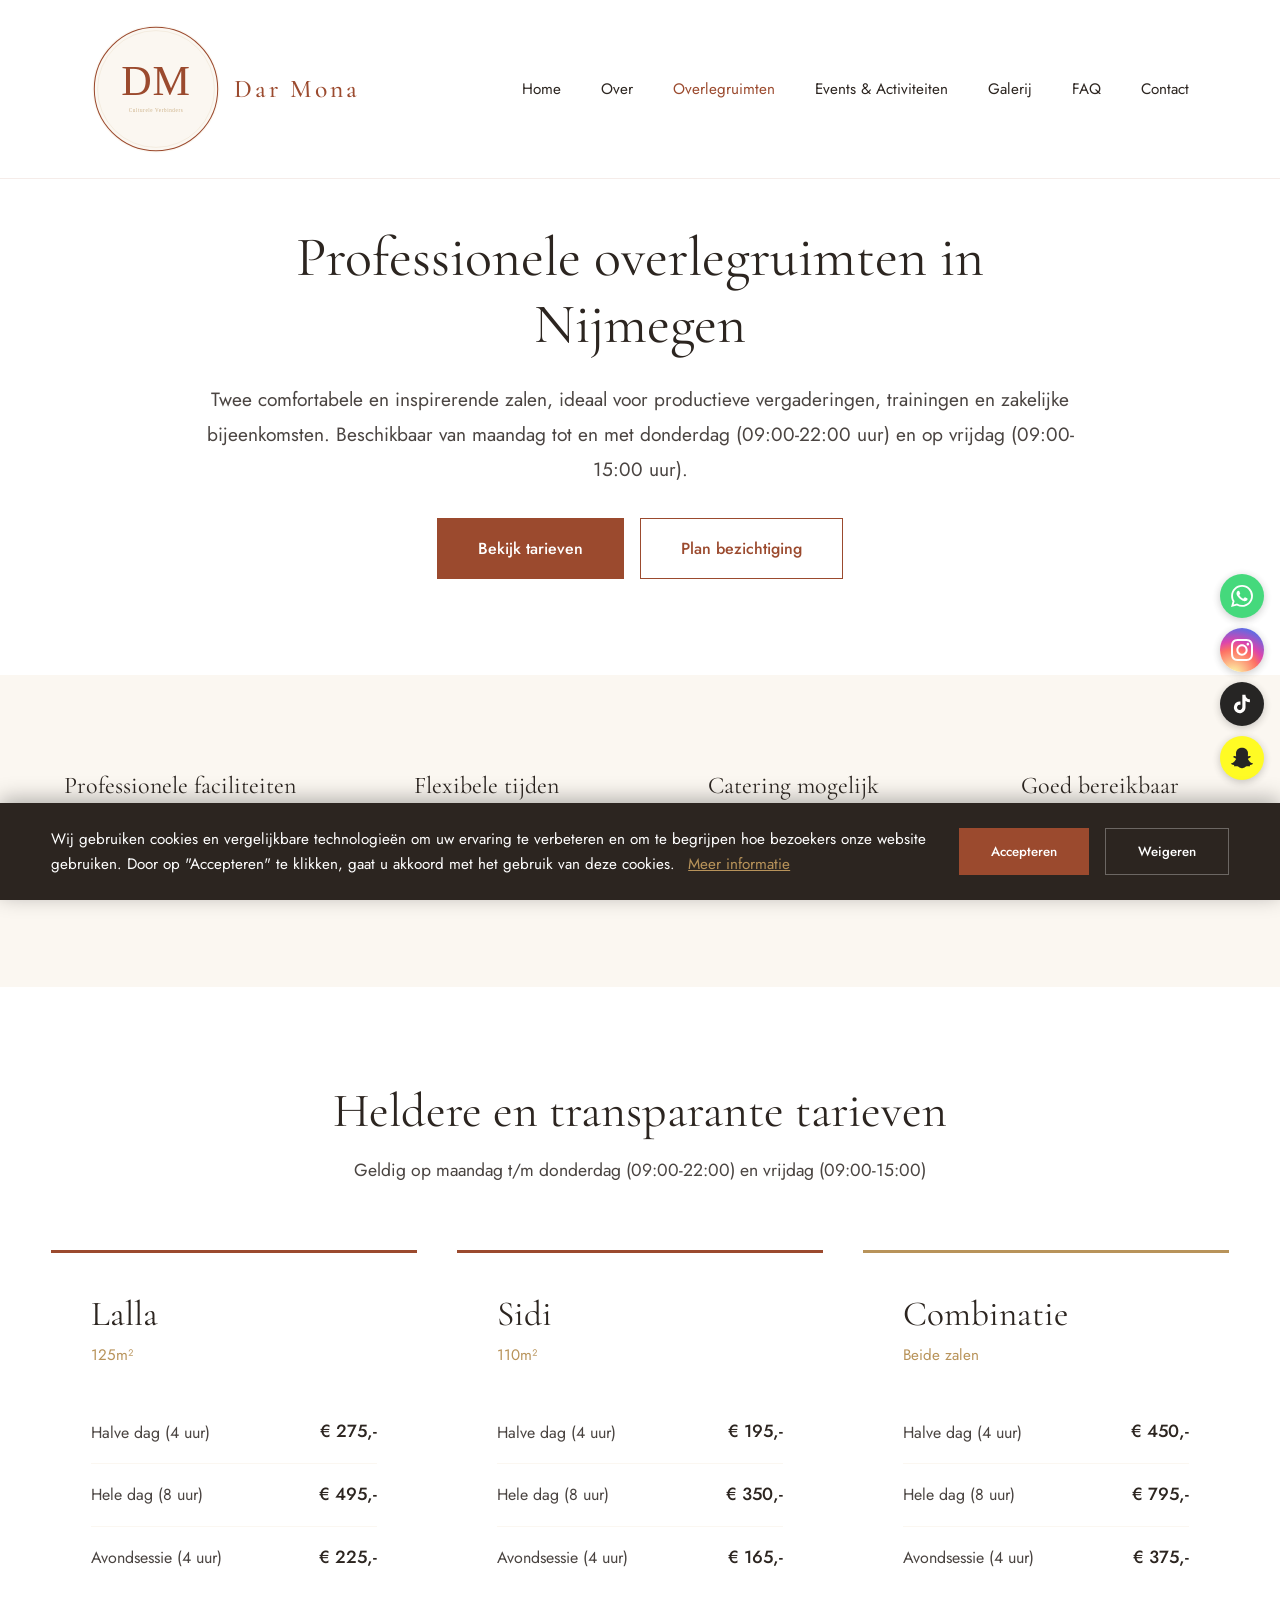
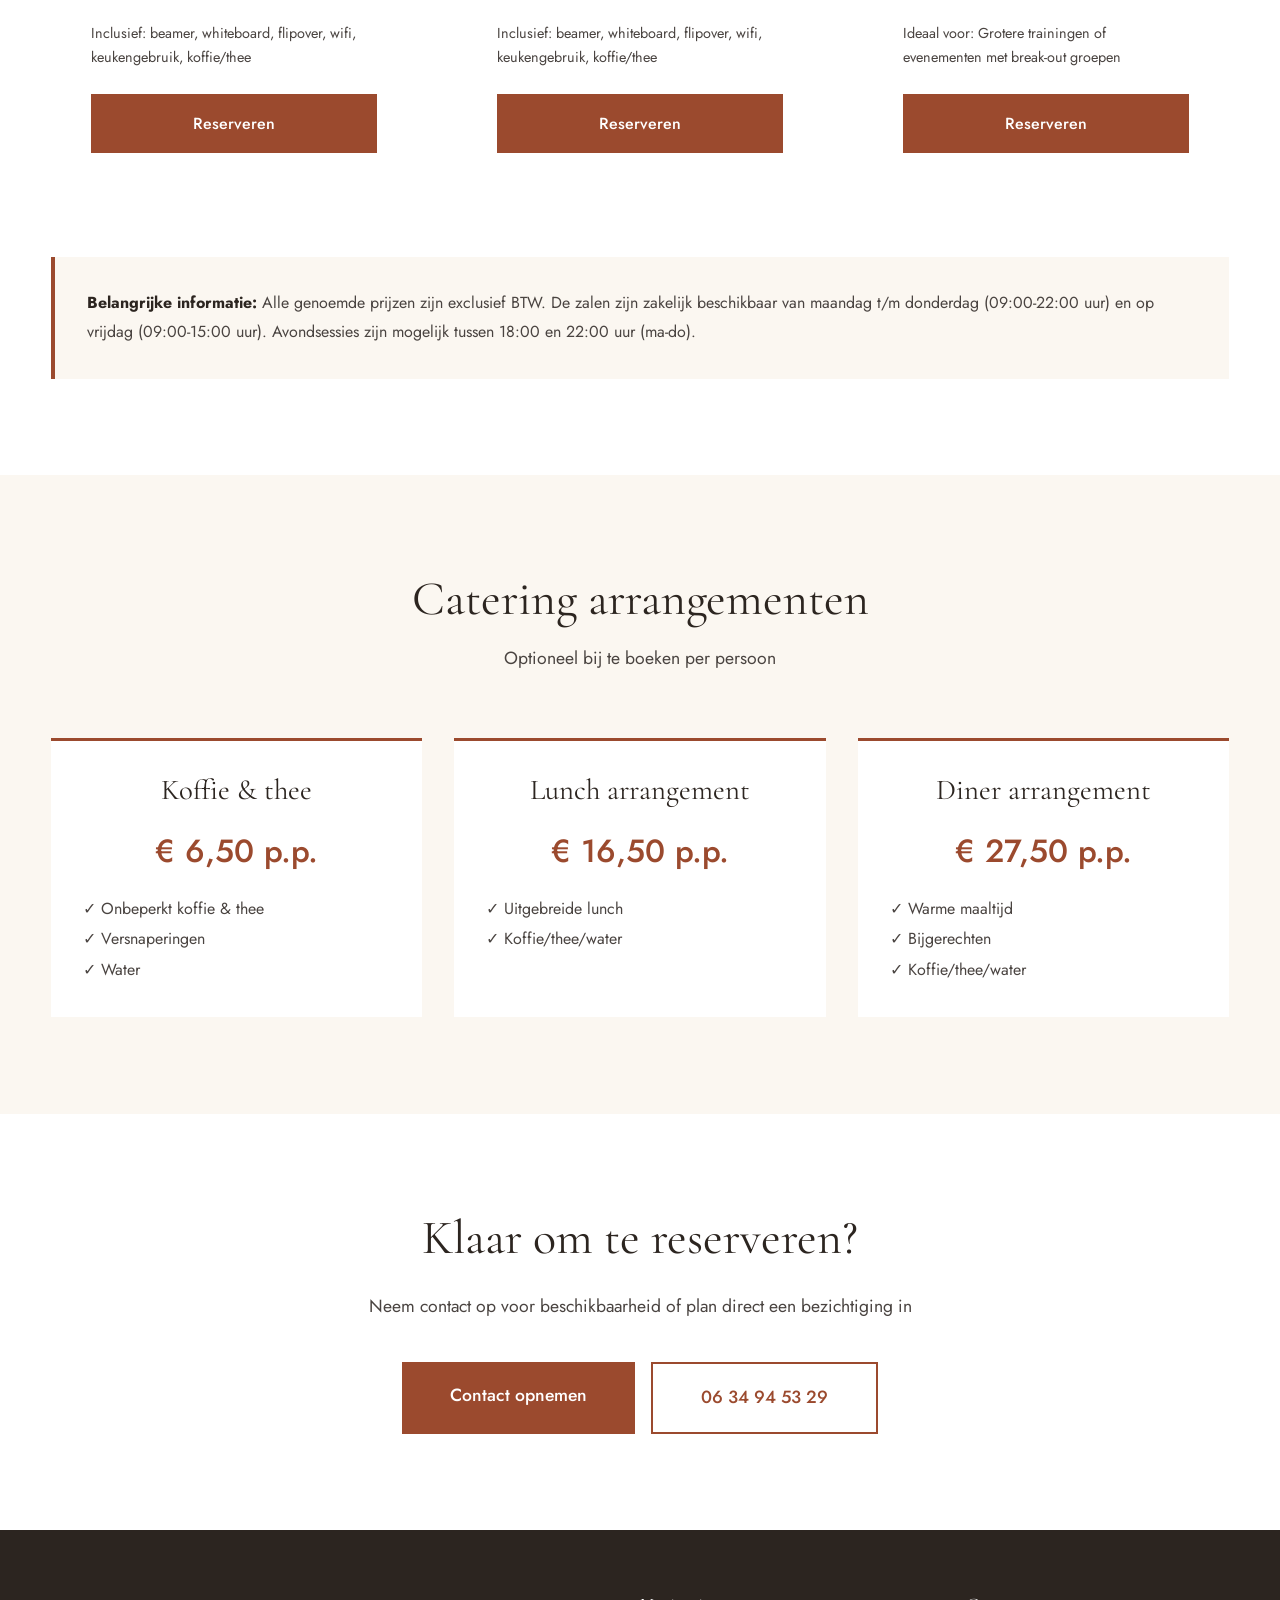
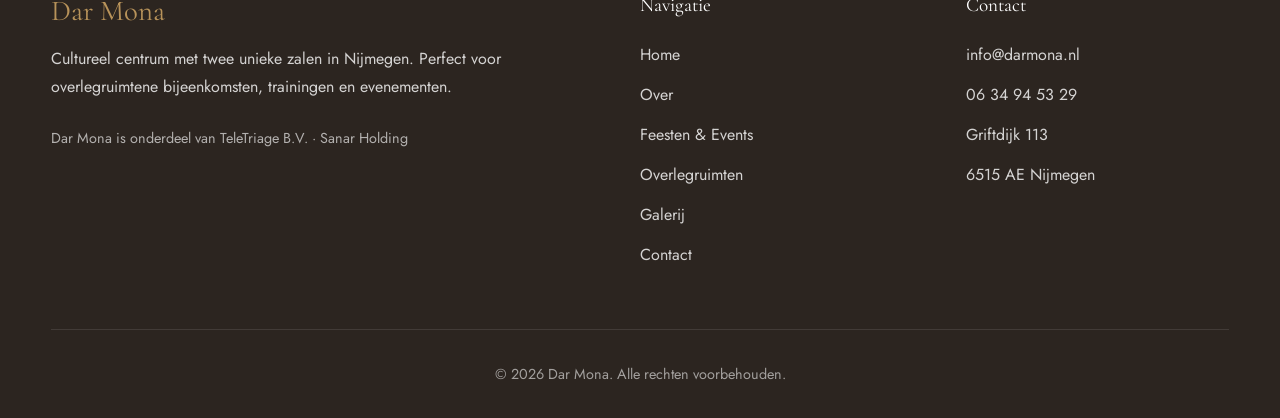
<file: overlegruimten.html>
<!DOCTYPE html>
<html lang="nl">
<head>
    <meta charset="UTF-8">
    <meta name="viewport" content="width=device-width, initial-scale=1.0">
    
    <!-- SEO Meta Tags -->
    <meta name="description" content="Professionele vergaderruimtes en trainingslocaties in Nijmegen. Flexibele dagdelen vanaf €195,-. Inclusief beamer, wifi, keuken. Ideaal voor workshops, teamdagen en presentaties.">
    <meta name="keywords" content="vergaderruimte Nijmegen, trainingslocatie Nijmegen, workshop ruimte, zakelijke bijeenkomst, teamdag locatie, presentatie ruimte, coaching locatie, Griftdijk vergaderen">
    <meta name="author" content="Dar Mona">
    
    <title>Overlegruimten & Vergaderen - Dar Mona Nijmegen</title>
    
    <!-- Google Analytics -->
    <script async src="https://www.googletagmanager.com/gtag/js?id=G-0EN2QGH1M7"></script>
    <script>
        window.dataLayer = window.dataLayer || [];
        function gtag(){dataLayer.push(arguments);}
        gtag('js', new Date());
        gtag('config', 'G-0EN2QGH1M7');
    </script>
    
    <!-- Microsoft Clarity -->
    <script type="text/javascript">
        (function(c,l,a,r,i,t,y){
            c[a]=c[a]||function(){(c[a].q=c[a].q||[]).push(arguments)};
            t=l.createElement(r);t.async=1;t.src="https://www.clarity.ms/tag/"+i;
            y=l.getElementsByTagName(r)[0];y.parentNode.insertBefore(t,y);
        })(window, document, "clarity", "script", "vu83lrxgzf");
    </script>
    
    <!-- Fonts -->
    <link rel="preconnect" href="https://fonts.googleapis.com">
    <link rel="preconnect" href="https://fonts.gstatic.com" crossorigin>
    <link href="https://fonts.googleapis.com/css2?family=Cormorant+Garamond:wght@300;400;500;600&family=Jost:wght@300;400;500&display=swap" rel="stylesheet">
    
    <!-- Stylesheet -->
    <link rel="stylesheet" href="css/styles.css">
    <link rel="icon" type="image/svg+xml" href="images/favicon.svg">
    <link rel="stylesheet" href="css/bugfix.css">
    <script src="js/bugfix.js" defer></script>
</head>
<body>
    <!-- Navigation -->
    <nav class="navbar">
        <div class="nav-container">
            <a href="index.html" class="logo">
                <img src="images/logo.svg" alt="Dar Mona Logo" class="logo-icon">
                <span class="logo-text">Dar Mona</span>
            </a>
            <ul class="nav-menu">
                <li><a href="index.html">Home</a></li>
                <li><a href="over.html">Over</a></li>
                <li><a href="overlegruimten.html" style="color: var(--terracotta);">Overlegruimten</a></li>
                <li><a href="events.html">Events & Activiteiten</a></li>
                <li><a href="galerij.html">Galerij</a></li>
                <li><a href="veelgestelde-vragen.html">FAQ</a></li>
                <li><a href="contact.html">Contact</a></li>
            </ul>
            <div class="mobile-toggle">
                <span></span>
                <span></span>
                <span></span>
            </div>
        </div>
    </nav>

    <div class="mobile-nav">
        <ul>
            <li><a href="index.html">Home</a></li>
            <li><a href="over.html">Over</a></li>
            <li><a href="events.html">Feesten & Events</a></li>
            <li><a href="overlegruimten.html">Overlegruimten</a></li>
            <li><a href="galerij.html">Galerij</a></li>
                <li><a href="veelgestelde-vragen.html">FAQ</a></li>
                <li><a href="contact.html">Contact</a></li>
        </ul>
    </div>

    <!-- Hero Section -->
    <section style="padding: 12rem 4% 6rem; background: white; text-align: center; border-bottom: 1px solid var(--cream);">
        <div style="max-width: 900px; margin: 0 auto;">
            <h1 style="font-family: 'Cormorant Garamond', serif; font-size: 3.5rem; color: var(--dark); margin-bottom: 1.5rem;">Professionele overlegruimten in Nijmegen</h1>
            <p style="font-size: 1.2rem; line-height: 1.8; color: var(--text); margin-bottom: 2rem;">
                Twee comfortabele en inspirerende zalen, ideaal voor productieve vergaderingen, trainingen en zakelijke bijeenkomsten. Beschikbaar van maandag tot en met donderdag (09:00-22:00 uur) en op vrijdag (09:00-15:00 uur).
            </p>
            <div style="display: flex; gap: 1rem; justify-content: center; flex-wrap: wrap;">
                <a href="#tarieven" style="display: inline-block; padding: 1rem 2.5rem; background: var(--terracotta); color: white; text-decoration: none; font-weight: 500; border: 1px solid var(--terracotta); transition: all 0.3s ease;">Bekijk tarieven</a>
                <a href="contact.html" style="display: inline-block; padding: 1rem 2.5rem; background: transparent; color: var(--terracotta); text-decoration: none; font-weight: 500; border: 1px solid var(--terracotta); transition: all 0.3s ease;">Plan bezichtiging</a>
            </div>
        </div>
    </section>

    <!-- USPs -->
    <section style="padding: 6rem 4%; background: var(--cream);">
        <div style="max-width: 1200px; margin: 0 auto;">
            <div style="display: grid; grid-template-columns: repeat(auto-fit, minmax(250px, 1fr)); gap: 3rem;">
                <div style="text-align: center;">
                    
                    <h3 style="font-family: 'Cormorant Garamond', serif; font-size: 1.5rem; margin-bottom: 0.5rem; color: var(--dark);">Professionele faciliteiten</h3>
                    <p style="color: var(--text);">Beamer, whiteboard, flipover, uitstekende wifi en volledige keuken beschikbaar</p>
                </div>
                <div style="text-align: center;">
                    
                    <h3 style="font-family: 'Cormorant Garamond', serif; font-size: 1.5rem; margin-bottom: 0.5rem; color: var(--dark);">Flexibele tijden</h3>
                    <p style="color: var(--text);">Dagdelen (4 uur), hele dag (8 uur) of avondsessies beschikbaar op afspraak</p>
                </div>
                <div style="text-align: center;">
                    
                    <h3 style="font-family: 'Cormorant Garamond', serif; font-size: 1.5rem; margin-bottom: 0.5rem; color: var(--dark);">Catering mogelijk</h3>
                    <p style="color: var(--text);">Van koffie/thee tot uitgebreide lunch en diner arrangementen</p>
                </div>
                <div style="text-align: center;">
                    
                    <h3 style="font-family: 'Cormorant Garamond', serif; font-size: 1.5rem; margin-bottom: 0.5rem; color: var(--dark);">Goed bereikbaar</h3>
                    <p style="color: var(--text);">Griftdijk Nijmegen, voldoende parkeerruimte beschikbaar</p>
                </div>
            </div>
        </div>
    </section>

    <!-- Tarieven Section -->
    <section id="tarieven" style="padding: 6rem 4%; background: white;">
        <div style="max-width: 1200px; margin: 0 auto;">
            <div style="text-align: center; margin-bottom: 4rem;">
                <h2 style="font-family: 'Cormorant Garamond', serif; font-size: 3rem; color: var(--dark); margin-bottom: 1rem;">Heldere en transparante tarieven</h2>
                <p style="font-size: 1.1rem; color: var(--text); max-width: 700px; margin: 0 auto;">Geldig op maandag t/m donderdag (09:00-22:00) en vrijdag (09:00-15:00)</p>
            </div>

            <!-- Pricing Grid -->
            <div style="display: grid; grid-template-columns: repeat(auto-fit, minmax(300px, 1fr)); gap: 2.5rem; margin-bottom: 4rem;">
                
                <!-- Lalla -->
                <div style="background: white; padding: 2.5rem; border-top: 3px solid var(--terracotta);">
                    <h3 style="font-family: 'Cormorant Garamond', serif; font-size: 2.2rem; color: var(--dark); margin-bottom: 0.5rem;">Lalla</h3>
                    <p style="color: var(--gold); margin-bottom: 2rem; font-size: 0.95rem;">125m²</p>
                    
                    <div style="margin-bottom: 2rem;">
                        <div style="padding: 1rem 0; border-bottom: 1px solid var(--cream);">
                            <div style="display: flex; justify-content: space-between; align-items: center;">
                                <span style="color: var(--text);">Halve dag (4 uur)</span>
                                <span style="font-weight: 500; color: var(--dark); font-size: 1.1rem;">€ 275,-</span>
                            </div>
                        </div>
                        <div style="padding: 1rem 0; border-bottom: 1px solid var(--cream);">
                            <div style="display: flex; justify-content: space-between; align-items: center;">
                                <span style="color: var(--text);">Hele dag (8 uur)</span>
                                <span style="font-weight: 500; color: var(--dark); font-size: 1.1rem;">€ 495,-</span>
                            </div>
                        </div>
                        <div style="padding: 1rem 0;">
                            <div style="display: flex; justify-content: space-between; align-items: center;">
                                <span style="color: var(--text);">Avondsessie (4 uur)</span>
                                <span style="font-weight: 500; color: var(--dark); font-size: 1.1rem;">€ 225,-</span>
                            </div>
                        </div>
                    </div>
                    
                    <p style="font-size: 0.9rem; color: var(--text); margin-bottom: 1.5rem;">
                        Inclusief: beamer, whiteboard, flipover, wifi, keukengebruik, koffie/thee
                    </p>
                    
                    <a href="reserveren.html" style="display: block; text-align: center; padding: 1rem; background: var(--terracotta); color: white; text-decoration: none; font-weight: 500; transition: all 0.3s ease;">Reserveren</a>
                </div>

                <!-- Sidi -->
                <div style="background: white; padding: 2.5rem; border-top: 3px solid var(--terracotta);">
                    <h3 style="font-family: 'Cormorant Garamond', serif; font-size: 2.2rem; color: var(--dark); margin-bottom: 0.5rem;">Sidi</h3>
                    <p style="color: var(--gold); margin-bottom: 2rem; font-size: 0.95rem;">110m²</p>
                    
                    <div style="margin-bottom: 2rem;">
                        <div style="padding: 1rem 0; border-bottom: 1px solid var(--cream);">
                            <div style="display: flex; justify-content: space-between; align-items: center;">
                                <span style="color: var(--text);">Halve dag (4 uur)</span>
                                <span style="font-weight: 500; color: var(--dark); font-size: 1.1rem;">€ 195,-</span>
                            </div>
                        </div>
                        <div style="padding: 1rem 0; border-bottom: 1px solid var(--cream);">
                            <div style="display: flex; justify-content: space-between; align-items: center;">
                                <span style="color: var(--text);">Hele dag (8 uur)</span>
                                <span style="font-weight: 500; color: var(--dark); font-size: 1.1rem;">€ 350,-</span>
                            </div>
                        </div>
                        <div style="padding: 1rem 0;">
                            <div style="display: flex; justify-content: space-between; align-items: center;">
                                <span style="color: var(--text);">Avondsessie (4 uur)</span>
                                <span style="font-weight: 500; color: var(--dark); font-size: 1.1rem;">€ 165,-</span>
                            </div>
                        </div>
                    </div>
                    
                    <p style="font-size: 0.9rem; color: var(--text); margin-bottom: 1.5rem;">
                        Inclusief: beamer, whiteboard, flipover, wifi, keukengebruik, koffie/thee
                    </p>
                    
                    <a href="reserveren.html" style="display: block; text-align: center; padding: 1rem; background: var(--terracotta); color: white; text-decoration: none; font-weight: 500; transition: all 0.3s ease;">Reserveren</a>
                </div>

                <!-- Beide zalen -->
                <div style="background: white; padding: 2.5rem; border-top: 3px solid var(--gold);">
                    <h3 style="font-family: 'Cormorant Garamond', serif; font-size: 2.2rem; color: var(--dark); margin-bottom: 0.5rem;">Combinatie</h3>
                    <p style="color: var(--gold); margin-bottom: 2rem; font-size: 0.95rem;">Beide zalen</p>
                    
                    <div style="margin-bottom: 2rem;">
                        <div style="padding: 1rem 0; border-bottom: 1px solid var(--cream);">
                            <div style="display: flex; justify-content: space-between; align-items: center;">
                                <span style="color: var(--text);">Halve dag (4 uur)</span>
                                <span style="font-weight: 500; color: var(--dark); font-size: 1.1rem;">€ 450,-</span>
                            </div>
                        </div>
                        <div style="padding: 1rem 0; border-bottom: 1px solid var(--cream);">
                            <div style="display: flex; justify-content: space-between; align-items: center;">
                                <span style="color: var(--text);">Hele dag (8 uur)</span>
                                <span style="font-weight: 500; color: var(--dark); font-size: 1.1rem;">€ 795,-</span>
                            </div>
                        </div>
                        <div style="padding: 1rem 0;">
                            <div style="display: flex; justify-content: space-between; align-items: center;">
                                <span style="color: var(--text);">Avondsessie (4 uur)</span>
                                <span style="font-weight: 500; color: var(--dark); font-size: 1.1rem;">€ 375,-</span>
                            </div>
                        </div>
                    </div>
                    
                    <p style="font-size: 0.9rem; color: var(--text); margin-bottom: 1.5rem;">
                        Ideaal voor: Grotere trainingen of evenementen met break-out groepen
                    </p>
                    
                    <a href="reserveren.html" style="display: block; text-align: center; padding: 1rem; background: var(--terracotta); color: white; text-decoration: none; font-weight: 500; transition: all 0.3s ease;">Reserveren</a>
                </div>
            </div>

            <!-- Note -->
            <div style="background: var(--cream); padding: 2rem; border-left: 4px solid var(--terracotta); margin-top: 2rem;">
                <p style="margin: 0; color: var(--text); line-height: 1.8;">
                    <strong style="color: var(--dark);">Belangrijke informatie:</strong> Alle genoemde prijzen zijn exclusief BTW. De zalen zijn zakelijk beschikbaar van maandag t/m donderdag (09:00-22:00 uur) en op vrijdag (09:00-15:00 uur). Avondsessies zijn mogelijk tussen 18:00 en 22:00 uur (ma-do).
                </p>
            </div>
        </div>
    </section>

    <!-- Arrangementen -->
    <section style="padding: 6rem 4%; background: var(--cream);">
        <div style="max-width: 1200px; margin: 0 auto;">
            <div style="text-align: center; margin-bottom: 4rem;">
                <h2 style="font-family: 'Cormorant Garamond', serif; font-size: 3rem; color: var(--dark); margin-bottom: 1rem;">Catering arrangementen</h2>
                <p style="font-size: 1.1rem; color: var(--text);">Optioneel bij te boeken per persoon</p>
            </div>

            <div style="display: grid; grid-template-columns: repeat(auto-fit, minmax(280px, 1fr)); gap: 2rem;">
                
                <!-- Koffie/Thee -->
                <div style="background: white; padding: 2rem; text-align: center; border-top: 3px solid var(--terracotta);">
                    <h3 style="font-family: 'Cormorant Garamond', serif; font-size: 1.8rem; color: var(--dark); margin-bottom: 1rem;">Koffie & thee</h3>
                    <p style="font-size: 2rem; font-weight: 500; color: var(--terracotta); margin-bottom: 1rem;">€ 6,50 p.p.</p>
                    <ul style="list-style: none; padding: 0; margin: 0; text-align: left; color: var(--text); line-height: 1.9;">
                        <li>✓ Onbeperkt koffie & thee</li>
                        <li>✓ Versnaperingen</li>
                        <li>✓ Water</li>
                    </ul>
                </div>

                <!-- Lunch -->
                <div style="background: white; padding: 2rem; text-align: center; border-top: 3px solid var(--terracotta);">
                    <h3 style="font-family: 'Cormorant Garamond', serif; font-size: 1.8rem; color: var(--dark); margin-bottom: 1rem;">Lunch arrangement</h3>
                    <p style="font-size: 2rem; font-weight: 500; color: var(--terracotta); margin-bottom: 1rem;">€ 16,50 p.p.</p>
                    <ul style="list-style: none; padding: 0; margin: 0; text-align: left; color: var(--text); line-height: 1.9;">
                        <li>✓ Uitgebreide lunch</li>
                        <li>✓ Koffie/thee/water</li>
                    </ul>
                </div>

                <!-- Diner -->
                <div style="background: white; padding: 2rem; text-align: center; border-top: 3px solid var(--terracotta);">
                    <h3 style="font-family: 'Cormorant Garamond', serif; font-size: 1.8rem; color: var(--dark); margin-bottom: 1rem;">Diner arrangement</h3>
                    <p style="font-size: 2rem; font-weight: 500; color: var(--terracotta); margin-bottom: 1rem;">€ 27,50 p.p.</p>
                    <ul style="list-style: none; padding: 0; margin: 0; text-align: left; color: var(--text); line-height: 1.9;">
                        <li>✓ Warme maaltijd</li>
                        <li>✓ Bijgerechten</li>
                        <li>✓ Koffie/thee/water</li>
                    </ul>
                </div>
            </div>
        </div>
    </section>

    <!-- CTA -->
    <section style="padding: 6rem 4%; background: white; text-align: center; border-top: 1px solid var(--cream);">
        <div style="max-width: 700px; margin: 0 auto;">
            <h2 style="font-family: 'Cormorant Garamond', serif; font-size: 3rem; color: var(--dark); margin-bottom: 1.5rem;">Klaar om te reserveren?</h2>
            <p style="font-size: 1.1rem; color: var(--text); margin-bottom: 2.5rem;">Neem contact op voor beschikbaarheid of plan direct een bezichtiging in</p>
            <div style="display: flex; gap: 1rem; justify-content: center; flex-wrap: wrap;">
                <a href="contact.html" style="display: inline-block; padding: 1.2rem 3rem; background: var(--terracotta); color: white; text-decoration: none; font-weight: 500; font-size: 1.1rem;">Contact opnemen</a>
                <a href="tel:0634945329" style="display: inline-block; padding: 1.2rem 3rem; background: transparent; color: var(--terracotta); text-decoration: none; font-weight: 500; border: 2px solid var(--terracotta); font-size: 1.1rem;">06 34 94 53 29</a>
            </div>
        </div>
    </section>

    <!-- Footer -->
    <footer style="background: var(--dark); color: rgba(255,255,255,0.8); padding: 4rem 4% 2rem;">
        <div style="max-width: 1200px; margin: 0 auto; display: grid; grid-template-columns: 2fr 1fr 1fr; gap: 4rem; padding-bottom: 3rem; border-bottom: 1px solid rgba(255,255,255,0.1);">
            <div>
                <h3 style="font-family: 'Cormorant Garamond', serif; font-size: 1.8rem; color: var(--gold); margin-bottom: 1rem;">Dar Mona</h3>
                <p style="line-height: 1.8;">Cultureel centrum met twee unieke zalen in Nijmegen. Perfect voor overlegruimtene bijeenkomsten, trainingen en evenementen.</p>
                <p style="margin-top: 1.5rem; font-size: 0.9rem; opacity: 0.8;">Dar Mona is onderdeel van TeleTriage B.V. · Sanar Holding</p>
            </div>
            <div>
                <h4 style="font-size: 1.2rem; margin-bottom: 1.5rem; color: white;">Navigatie</h4>
                <ul style="list-style: none; padding: 0;">
                    <li style="margin-bottom: 0.8rem;"><a href="index.html" style="color: rgba(255,255,255,0.8); text-decoration: none;">Home</a></li>
                    <li style="margin-bottom: 0.8rem;"><a href="over.html" style="color: rgba(255,255,255,0.8); text-decoration: none;">Over</a></li>
                    <li style="margin-bottom: 0.8rem;"><a href="events.html" style="color: rgba(255,255,255,0.8); text-decoration: none;">Feesten & Events</a></li>
                    <li style="margin-bottom: 0.8rem;"><a href="overlegruimten.html" style="color: rgba(255,255,255,0.8); text-decoration: none;">Overlegruimten</a></li>
                    <li style="margin-bottom: 0.8rem;"><a href="galerij.html" style="color: rgba(255,255,255,0.8); text-decoration: none;">Galerij</a></li>
                    <li style="margin-bottom: 0.8rem;"><a href="contact.html" style="color: rgba(255,255,255,0.8); text-decoration: none;">Contact</a></li>
                </ul>
            </div>
            <div>
                <h4 style="font-size: 1.2rem; margin-bottom: 1.5rem; color: white;">Contact</h4>
                <ul style="list-style: none; padding: 0;">
                    <li style="margin-bottom: 0.8rem;"><a href="mailto:info@darmona.nl" style="color: rgba(255,255,255,0.8); text-decoration: none;">info@darmona.nl</a></li>
                    <li style="margin-bottom: 0.8rem;"><a href="tel:0634945329" style="color: rgba(255,255,255,0.8); text-decoration: none;">06 34 94 53 29</a></li>
                    <li style="margin-bottom: 0.8rem;">Griftdijk 113</li>
                    <li style="margin-bottom: 0.8rem;">6515 AE Nijmegen</li>
                </ul>
            </div>
        </div>
        <div style="max-width: 1200px; margin: 2rem auto 0; text-align: center; font-size: 0.9rem; opacity: 0.7;">
            <p>&copy; 2026 Dar Mona. Alle rechten voorbehouden.</p>
        </div>
    </footer>

    <!-- Social Media Float Buttons -->
    <div class="social-float-container">
        <a href="https://wa.me/31634945329" target="_blank" class="social-float whatsapp-float" aria-label="WhatsApp">
            <svg viewBox="0 0 24 24" xmlns="http://www.w3.org/2000/svg">
                <path d="M17.472 14.382c-.297-.149-1.758-.867-2.03-.967-.273-.099-.471-.148-.67.15-.197.297-.767.966-.94 1.164-.173.199-.347.223-.644.075-.297-.15-1.255-.463-2.39-1.475-.883-.788-1.48-1.761-1.653-2.059-.173-.297-.018-.458.13-.606.134-.133.298-.347.446-.52.149-.174.198-.298.298-.497.099-.198.05-.371-.025-.52-.075-.149-.669-1.612-.916-2.207-.242-.579-.487-.5-.669-.51-.173-.008-.371-.01-.57-.01-.198 0-.52.074-.792.372-.272.297-1.04 1.016-1.04 2.479 0 1.462 1.065 2.875 1.213 3.074.149.198 2.096 3.2 5.077 4.487.709.306 1.262.489 1.694.625.712.227 1.36.195 1.871.118.571-.085 1.758-.719 2.006-1.413.248-.694.248-1.289.173-1.413-.074-.124-.272-.198-.57-.347m-5.421 7.403h-.004a9.87 9.87 0 01-5.031-1.378l-.361-.214-3.741.982.998-3.648-.235-.374a9.86 9.86 0 01-1.51-5.26c.001-5.45 4.436-9.884 9.888-9.884 2.64 0 5.122 1.03 6.988 2.898a9.825 9.825 0 012.893 6.994c-.003 5.45-4.437 9.884-9.885 9.884m8.413-18.297A11.815 11.815 0 0012.05 0C5.495 0 .16 5.335.157 11.892c0 2.096.547 4.142 1.588 5.945L.057 24l6.305-1.654a11.882 11.882 0 005.683 1.448h.005c6.554 0 11.89-5.335 11.893-11.893a11.821 11.821 0 00-3.48-8.413z"/>
            </svg>
        </a>
        <a href="https://www.instagram.com/darmonanijmegen" target="_blank" class="social-float instagram-float" aria-label="Instagram">
            <svg viewBox="0 0 24 24" xmlns="http://www.w3.org/2000/svg">
                <path d="M12 2.163c3.204 0 3.584.012 4.85.07 3.252.148 4.771 1.691 4.919 4.919.058 1.265.069 1.645.069 4.849 0 3.205-.012 3.584-.069 4.849-.149 3.225-1.664 4.771-4.919 4.919-1.266.058-1.644.07-4.85.07-3.204 0-3.584-.012-4.849-.07-3.26-.149-4.771-1.699-4.919-4.92-.058-1.265-.07-1.644-.07-4.849 0-3.204.013-3.583.07-4.849.149-3.227 1.664-4.771 4.919-4.919 1.266-.057 1.645-.069 4.849-.069zm0-2.163c-3.259 0-3.667.014-4.947.072-4.358.2-6.78 2.618-6.98 6.98-.059 1.281-.073 1.689-.073 4.948 0 3.259.014 3.668.072 4.948.2 4.358 2.618 6.78 6.98 6.98 1.281.058 1.689.072 4.948.072 3.259 0 3.668-.014 4.948-.072 4.354-.2 6.782-2.618 6.979-6.98.059-1.28.073-1.689.073-4.948 0-3.259-.014-3.667-.072-4.947-.196-4.354-2.617-6.78-6.979-6.98-1.281-.059-1.69-.073-4.949-.073zm0 5.838c-3.403 0-6.162 2.759-6.162 6.162s2.759 6.163 6.162 6.163 6.162-2.759 6.162-6.163c0-3.403-2.759-6.162-6.162-6.162zm0 10.162c-2.209 0-4-1.79-4-4 0-2.209 1.791-4 4-4s4 1.791 4 4c0 2.21-1.791 4-4 4zm6.406-11.845c-.796 0-1.441.645-1.441 1.44s.645 1.44 1.441 1.44c.795 0 1.439-.645 1.439-1.44s-.644-1.44-1.439-1.44z"/>
            </svg>
        </a>
        <a href="https://www.tiktok.com/@dar.mona.nijmegen" target="_blank" class="social-float tiktok-float" aria-label="TikTok">
            <svg viewBox="0 0 24 24" xmlns="http://www.w3.org/2000/svg">
                <path d="M19.59 6.69a4.83 4.83 0 01-3.77-4.25V2h-3.45v13.67a2.89 2.89 0 01-5.2 1.74 2.89 2.89 0 012.31-4.64 2.93 2.93 0 01.88.13V9.4a6.84 6.84 0 00-1-.05A6.33 6.33 0 005 20.1a6.34 6.34 0 0010.86-4.43v-7a8.16 8.16 0 004.77 1.52v-3.4a4.85 4.85 0 01-1-.1z"/>
            </svg>
        </a>
        <a href="https://www.snapchat.com/add/darmonanijmegen" target="_blank" class="social-float snapchat-float" aria-label="Snapchat">
            <svg viewBox="0 0 24 24" xmlns="http://www.w3.org/2000/svg">
                <path d="M12.206.793c.99 0 4.347.276 5.93 3.821.529 1.193.403 3.219.299 4.847l-.003.06c-.012.18-.022.345-.03.51.075.045.203.09.401.09.3-.016.659-.12 1.033-.301.165-.088.344-.104.464-.104.182 0 .359.029.509.09.45.149.734.479.734.838.015.449-.39.839-1.213 1.168-.089.029-.209.075-.344.119-.45.135-1.139.36-1.333.81-.09.224-.061.524.12.868l.015.015c.06.136 1.526 3.475 4.791 4.014.255.044.435.27.42.509 0 .075-.015.149-.045.225-.24.569-1.273.988-3.146 1.271-.059.091-.12.375-.164.57-.029.179-.074.36-.134.553-.076.271-.27.405-.555.405h-.03c-.135 0-.313-.031-.538-.074-.36-.075-.765-.135-1.273-.135-.3 0-.599.015-.913.074-.6.104-1.123.464-1.723.884-.853.599-1.826 1.288-3.294 1.288-.06 0-.119-.015-.18-.015h-.149c-1.468 0-2.427-.675-3.279-1.288-.599-.42-1.107-.779-1.707-.884-.314-.045-.629-.074-.928-.074-.54 0-.958.089-1.272.149-.211.043-.391.074-.54.074-.374 0-.523-.224-.583-.42-.061-.192-.09-.389-.135-.567-.046-.181-.105-.494-.166-.57-1.918-.222-2.95-.642-3.189-1.226-.031-.063-.052-.11-.052-.169-.015-.255.166-.465.42-.509 3.264-.54 4.73-3.879 4.791-4.02l.016-.029c.18-.345.224-.645.119-.869-.195-.434-.884-.658-1.332-.809-.121-.029-.24-.074-.346-.119-1.107-.435-1.257-.93-1.197-1.273.09-.479.674-.793 1.168-.793.146 0 .27.029.383.074.42.194.789.3 1.104.3.234 0 .384-.06.465-.105l-.046-.569c-.098-1.626-.225-3.651.307-4.837C7.392 1.077 10.739.807 11.727.807l.419-.015h.06z"/>
            </svg>
        </a>
    </div>

    <!-- Cookie Banner -->
    
    <!-- Cookie Consent Banner -->
    <div id="cookieBanner" style="display: none; position: fixed; bottom: 0; left: 0; right: 0; background: var(--dark); color: white; padding: 1.5rem 4%; box-shadow: 0 -4px 20px rgba(0,0,0,0.3); z-index: 10000;">
        <div style="max-width: 1200px; margin: 0 auto; display: flex; align-items: center; justify-content: space-between; gap: 2rem; flex-wrap: wrap;">
            <div style="flex: 1; min-width: 300px;">
                <p style="margin: 0; font-size: 0.95rem; line-height: 1.6;">
                    Wij gebruiken cookies en vergelijkbare technologieën om uw ervaring te verbeteren en om te begrijpen hoe bezoekers onze website gebruiken. Door op "Accepteren" te klikken, gaat u akkoord met het gebruik van deze cookies.
                    <a href="#" onclick="toggleCookieInfo(); return false;" style="color: var(--gold); text-decoration: underline; margin-left: 0.5rem;">Meer informatie</a>
                </p>
                <div id="cookieInfo" style="display: none; margin-top: 1rem; padding: 1rem; background: rgba(255,255,255,0.1); border-radius: 4px; font-size: 0.9rem; line-height: 1.6;">
                    <strong>Wij gebruiken de volgende cookies:</strong><br>
                    • <strong>Google Analytics:</strong> Voor het meten van websiteverkeer en bezoekersgedrag<br>
                    • <strong>Microsoft Clarity:</strong> Voor het begrijpen van gebruikerservaringen via heatmaps en sessie-opnames<br><br>
                    Deze gegevens helpen ons om de website te verbeteren. U kunt cookies te allen tijde uitschakelen in uw browserinstellingen.
                </div>
            </div>
            <div style="display: flex; gap: 1rem; flex-shrink: 0;">
                <button onclick="acceptCookies()" style="padding: 0.8rem 2rem; background: var(--terracotta); color: white; border: none; cursor: pointer; font-weight: 500; font-family: 'Jost', sans-serif; transition: all 0.3s ease;">
                    Accepteren
                </button>
                <button onclick="declineCookies()" style="padding: 0.8rem 2rem; background: transparent; color: white; border: 1px solid rgba(255,255,255,0.3); cursor: pointer; font-weight: 500; font-family: 'Jost', sans-serif; transition: all 0.3s ease;">
                    Weigeren
                </button>
            </div>
        </div>
    </div>

    <script>
        // Mobile menu toggle
        document.querySelector('.mobile-toggle').addEventListener('click', function() {
            this.classList.toggle('active');
            document.querySelector('.mobile-nav').classList.toggle('active');
        });

        document.querySelectorAll('.mobile-nav a').forEach(link => {
            link.addEventListener('click', () => {
                document.querySelector('.mobile-toggle').classList.remove('active');
                document.querySelector('.mobile-nav').classList.remove('active');
            });
        });

        // Cookie consent functionality
        function toggleCookieInfo() {
            var info = document.getElementById('cookieInfo');
            info.style.display = info.style.display === 'none' ? 'block' : 'none';
        }

        function acceptCookies() {
            localStorage.setItem('cookieConsent', 'accepted');
            document.getElementById('cookieBanner').style.display = 'none';
            if (typeof gtag === 'function') {
                gtag('consent', 'update', {
                    'analytics_storage': 'granted'
                });
            }
        }

        function declineCookies() {
            localStorage.setItem('cookieConsent', 'declined');
            document.getElementById('cookieBanner').style.display = 'none';
            if (typeof gtag === 'function') {
                gtag('consent', 'update', {
                    'analytics_storage': 'denied'
                });
            }
        }

        window.addEventListener('load', function() {
            var consent = localStorage.getItem('cookieConsent');
            if (!consent) {
                setTimeout(function() {
                    document.getElementById('cookieBanner').style.display = 'block';
                }, 1000);
            } else if (consent === 'declined') {
                if (typeof gtag === 'function') {
                    gtag('consent', 'update', {
                        'analytics_storage': 'denied'
                    });
                }
            }
        });
    </script>
</body>
</html>
</file>
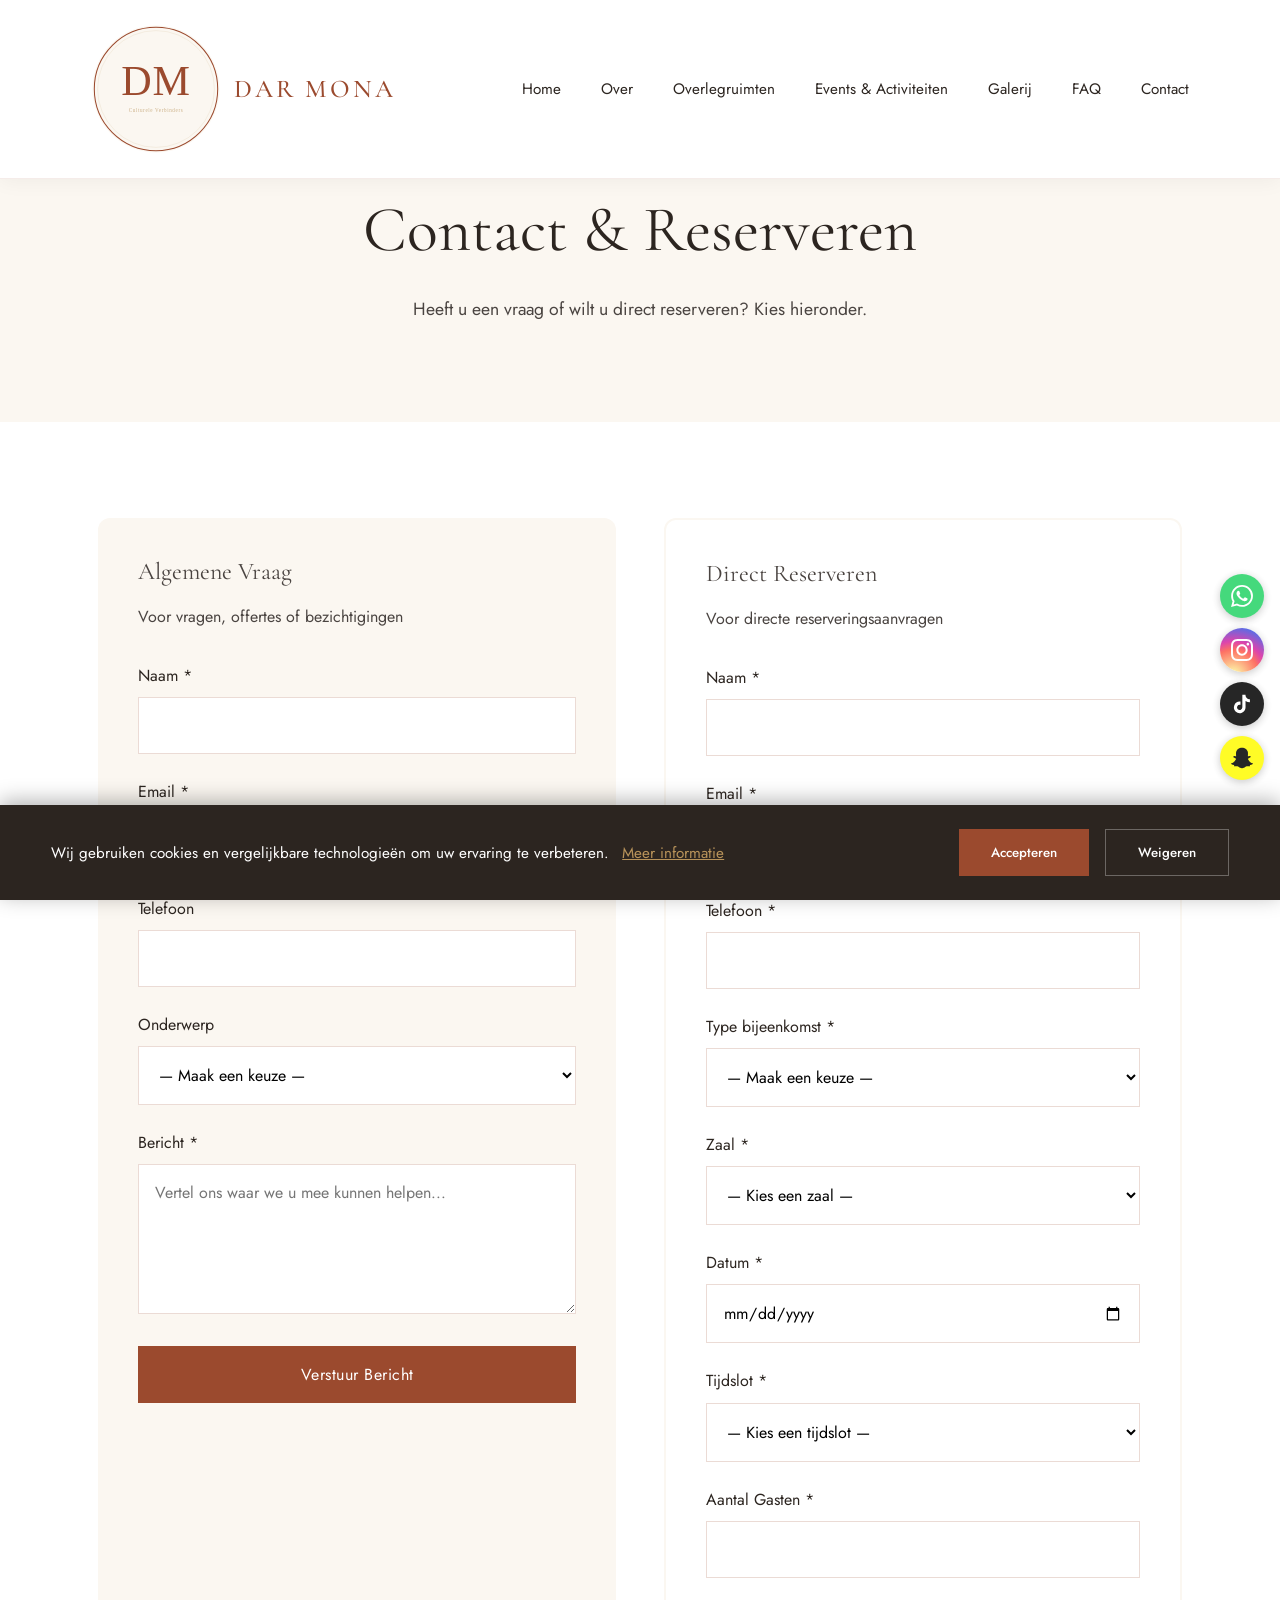
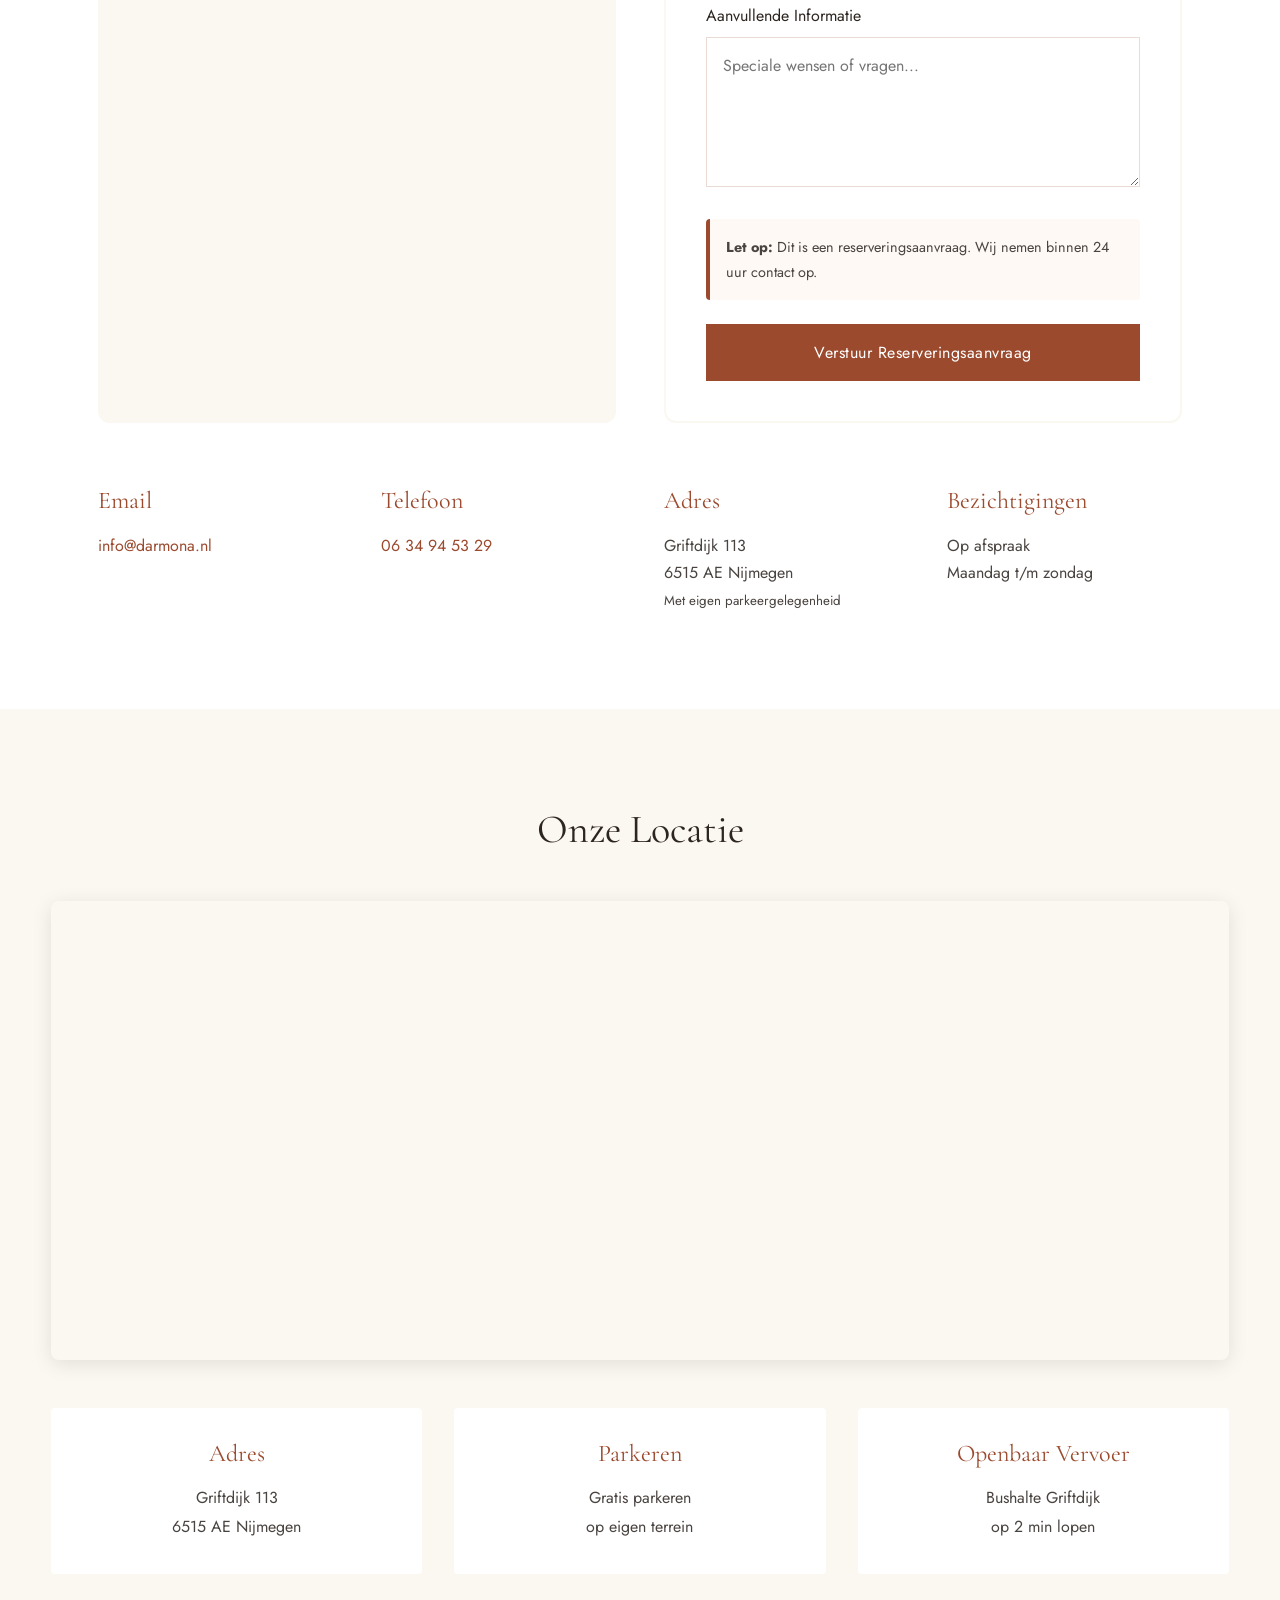
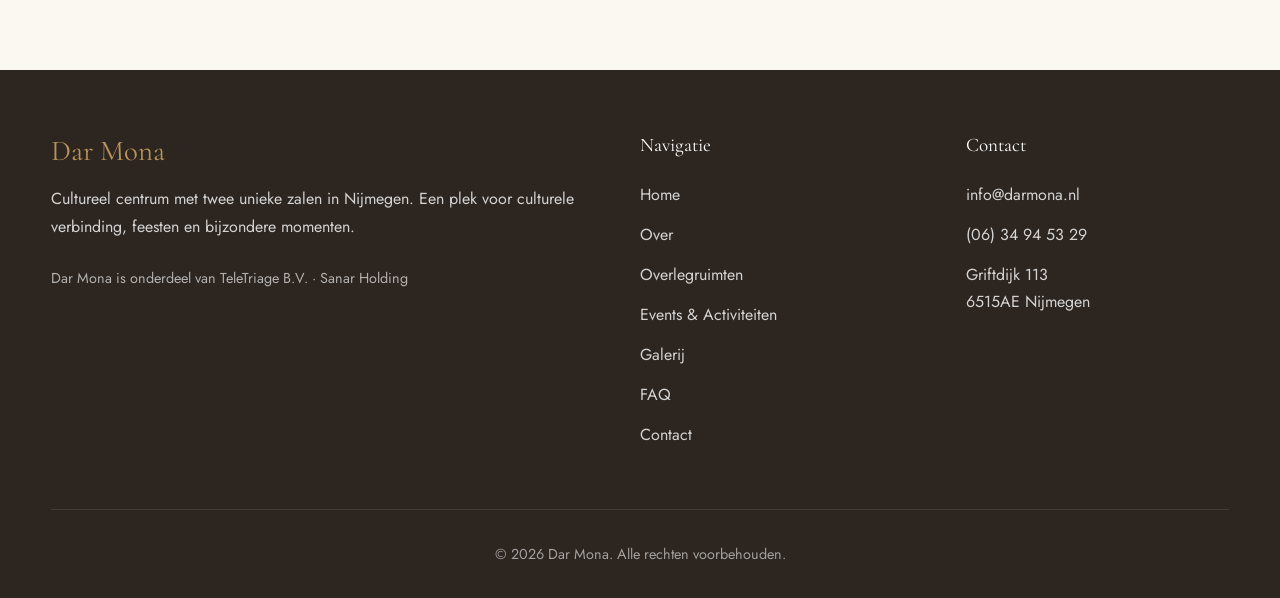
<file: reserveren.html>
<!DOCTYPE html>
<html lang="nl">
<head>
    <meta charset="UTF-8">
    <meta http-equiv="refresh" content="0; url=contact.html#reserveren">
    <script>window.location.href = "contact.html#reserveren";</script>
    <title>Redirecting...</title>
    <link rel="stylesheet" href="css/bugfix.css">
    <script src="js/bugfix.js" defer></script>
</head>
<body>
    <p>Als u niet automatisch wordt doorgestuurd, <a href="contact.html#reserveren">klik dan hier</a>.</p>
</body>
</html>
</file>
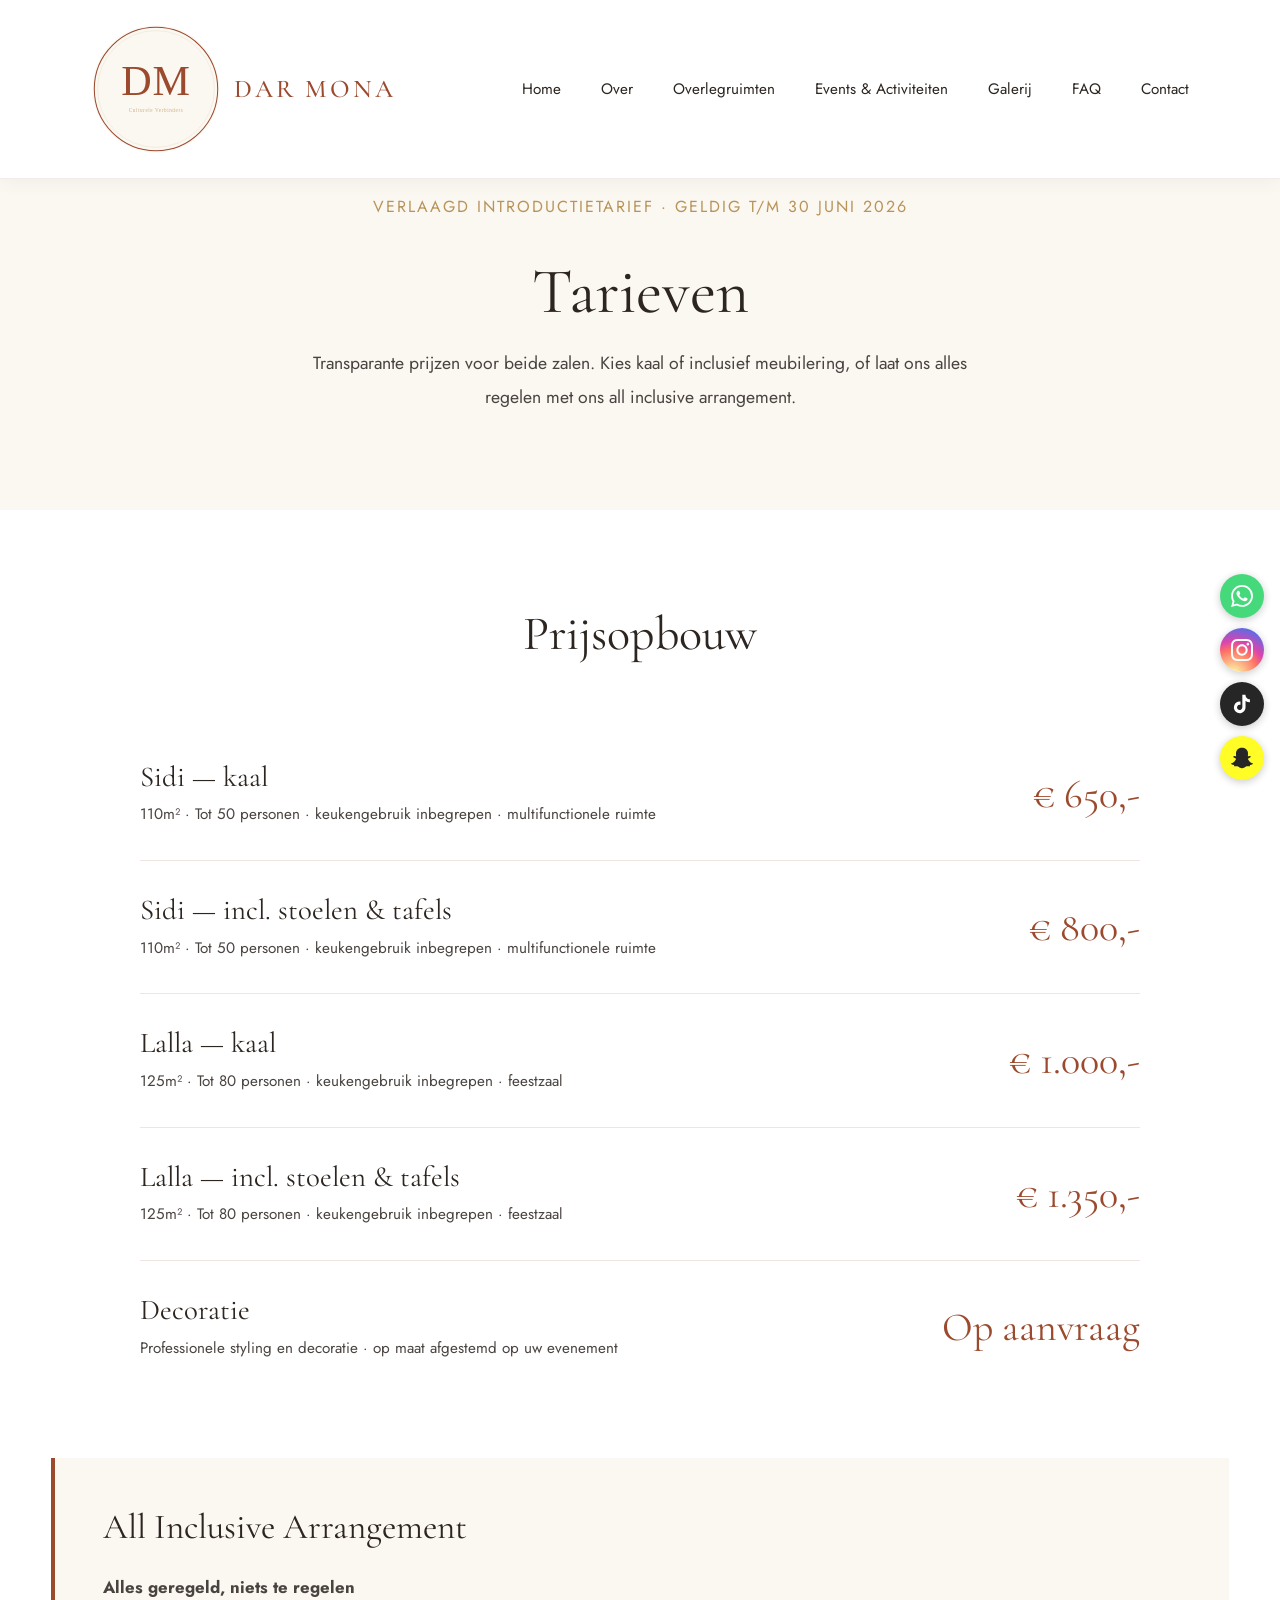
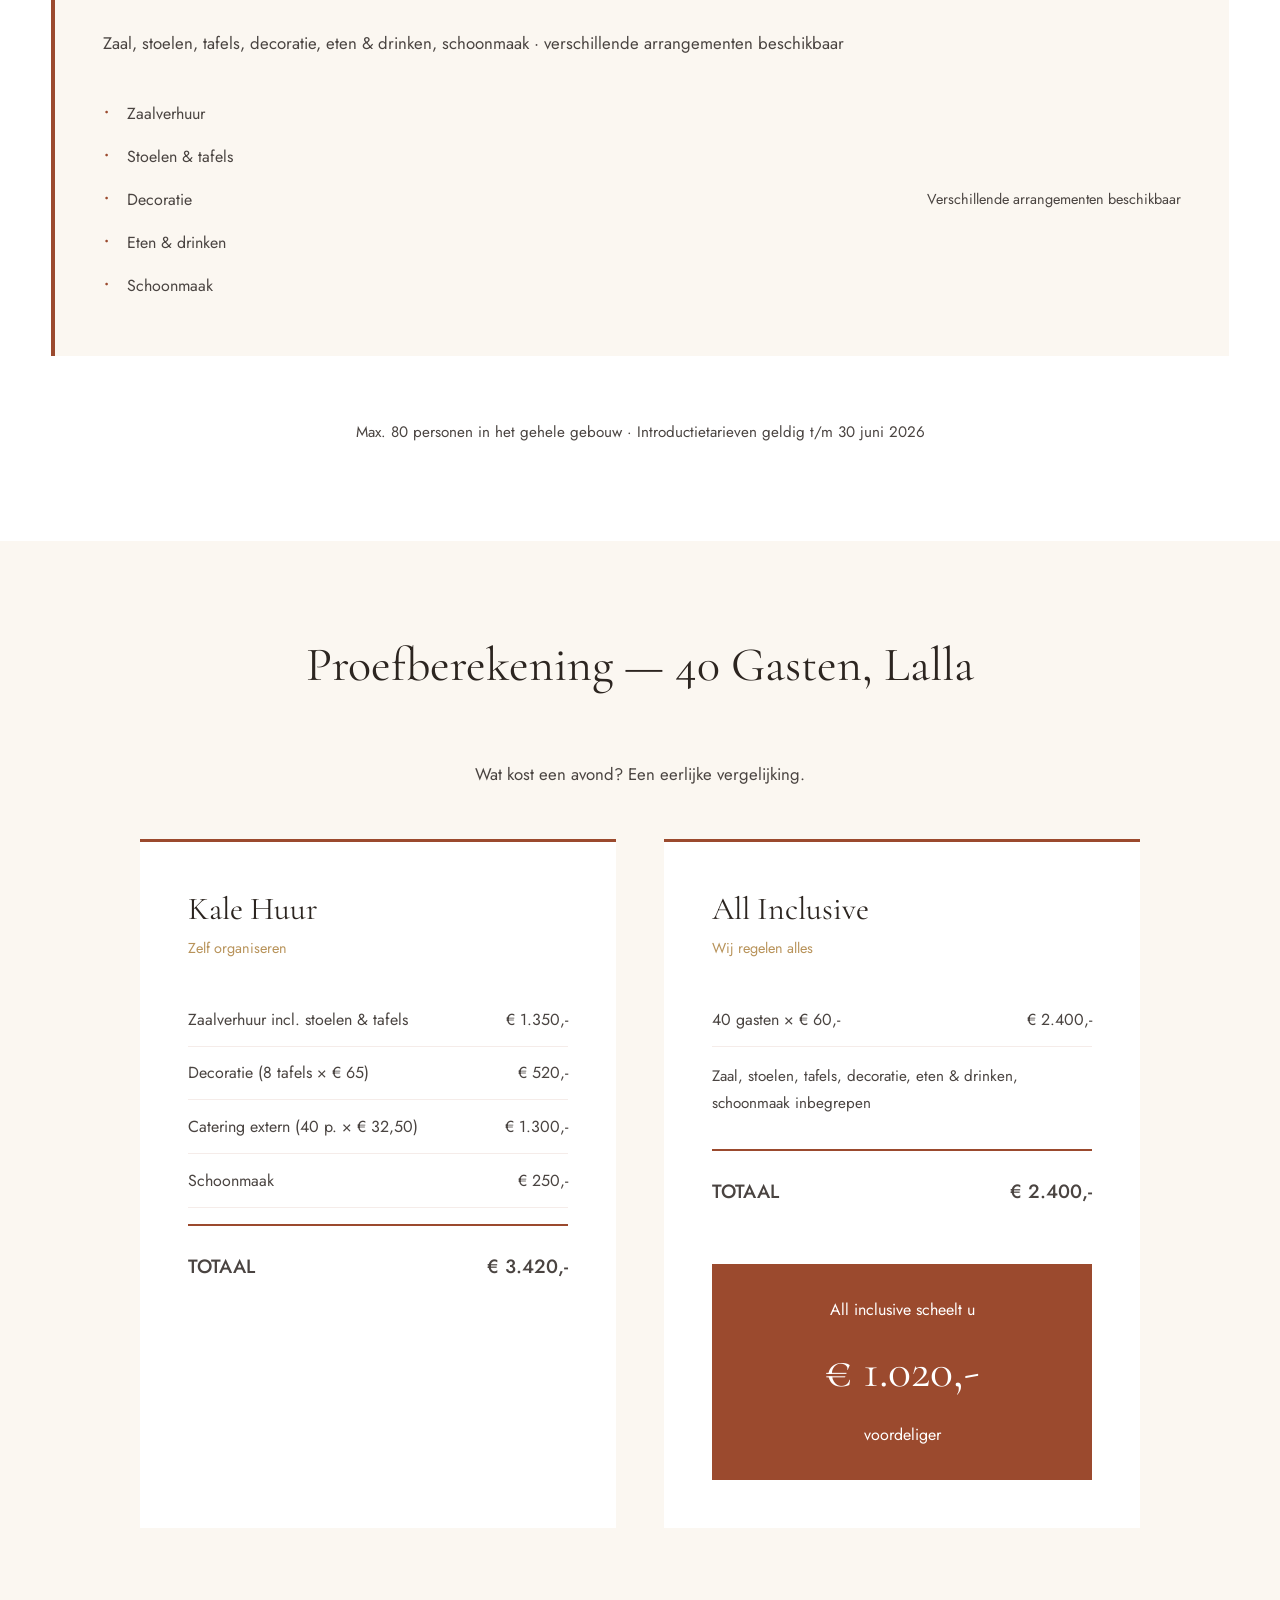
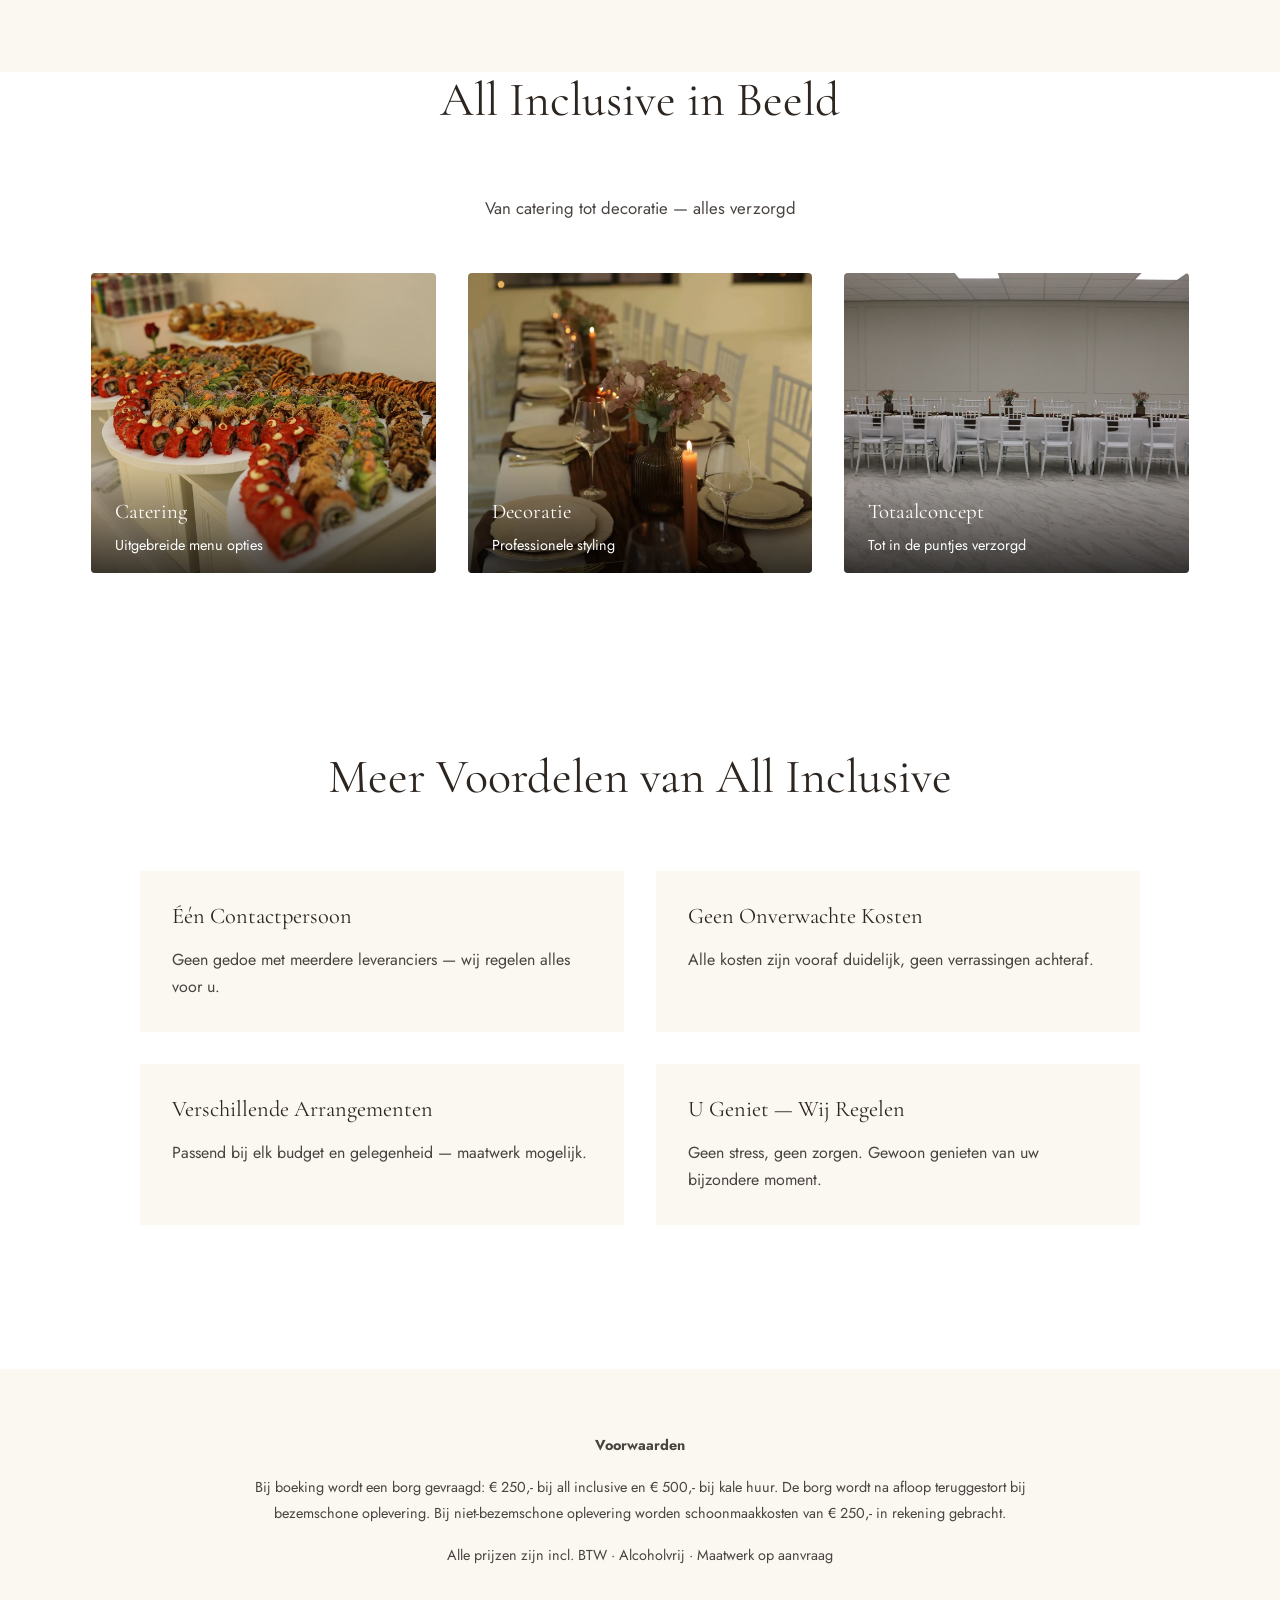
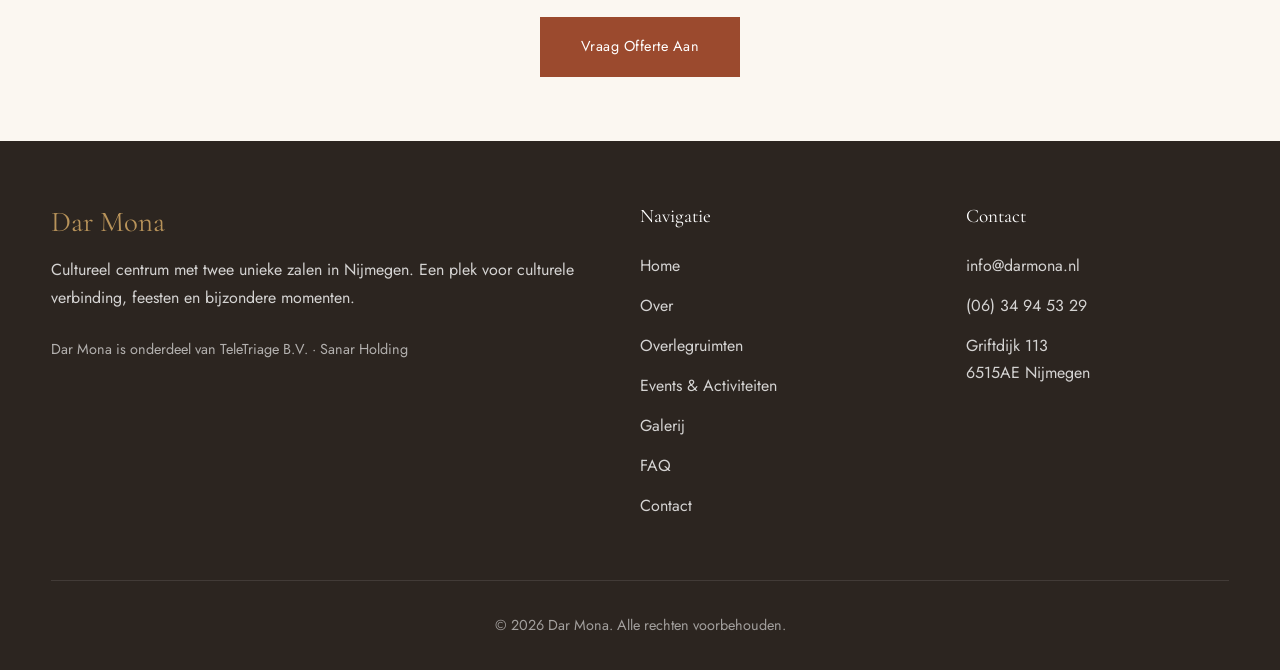
<file: tarieven.html>
<!DOCTYPE html>
<html lang="nl">
<head>
<meta charset="UTF-8">
<meta http-equiv="refresh" content="0;url=events.html">
<link rel="canonical" href="events.html">
<title>Tarieven - Dar Mona</title>
    <link rel="stylesheet" href="css/bugfix.css">
    <script src="js/bugfix.js" defer></script>
</head>
<body>
<p>U wordt automatisch doorgestuurd naar <a href="events.html">tarieven &amp; events</a>...</p>
</body>
</html>
</file>
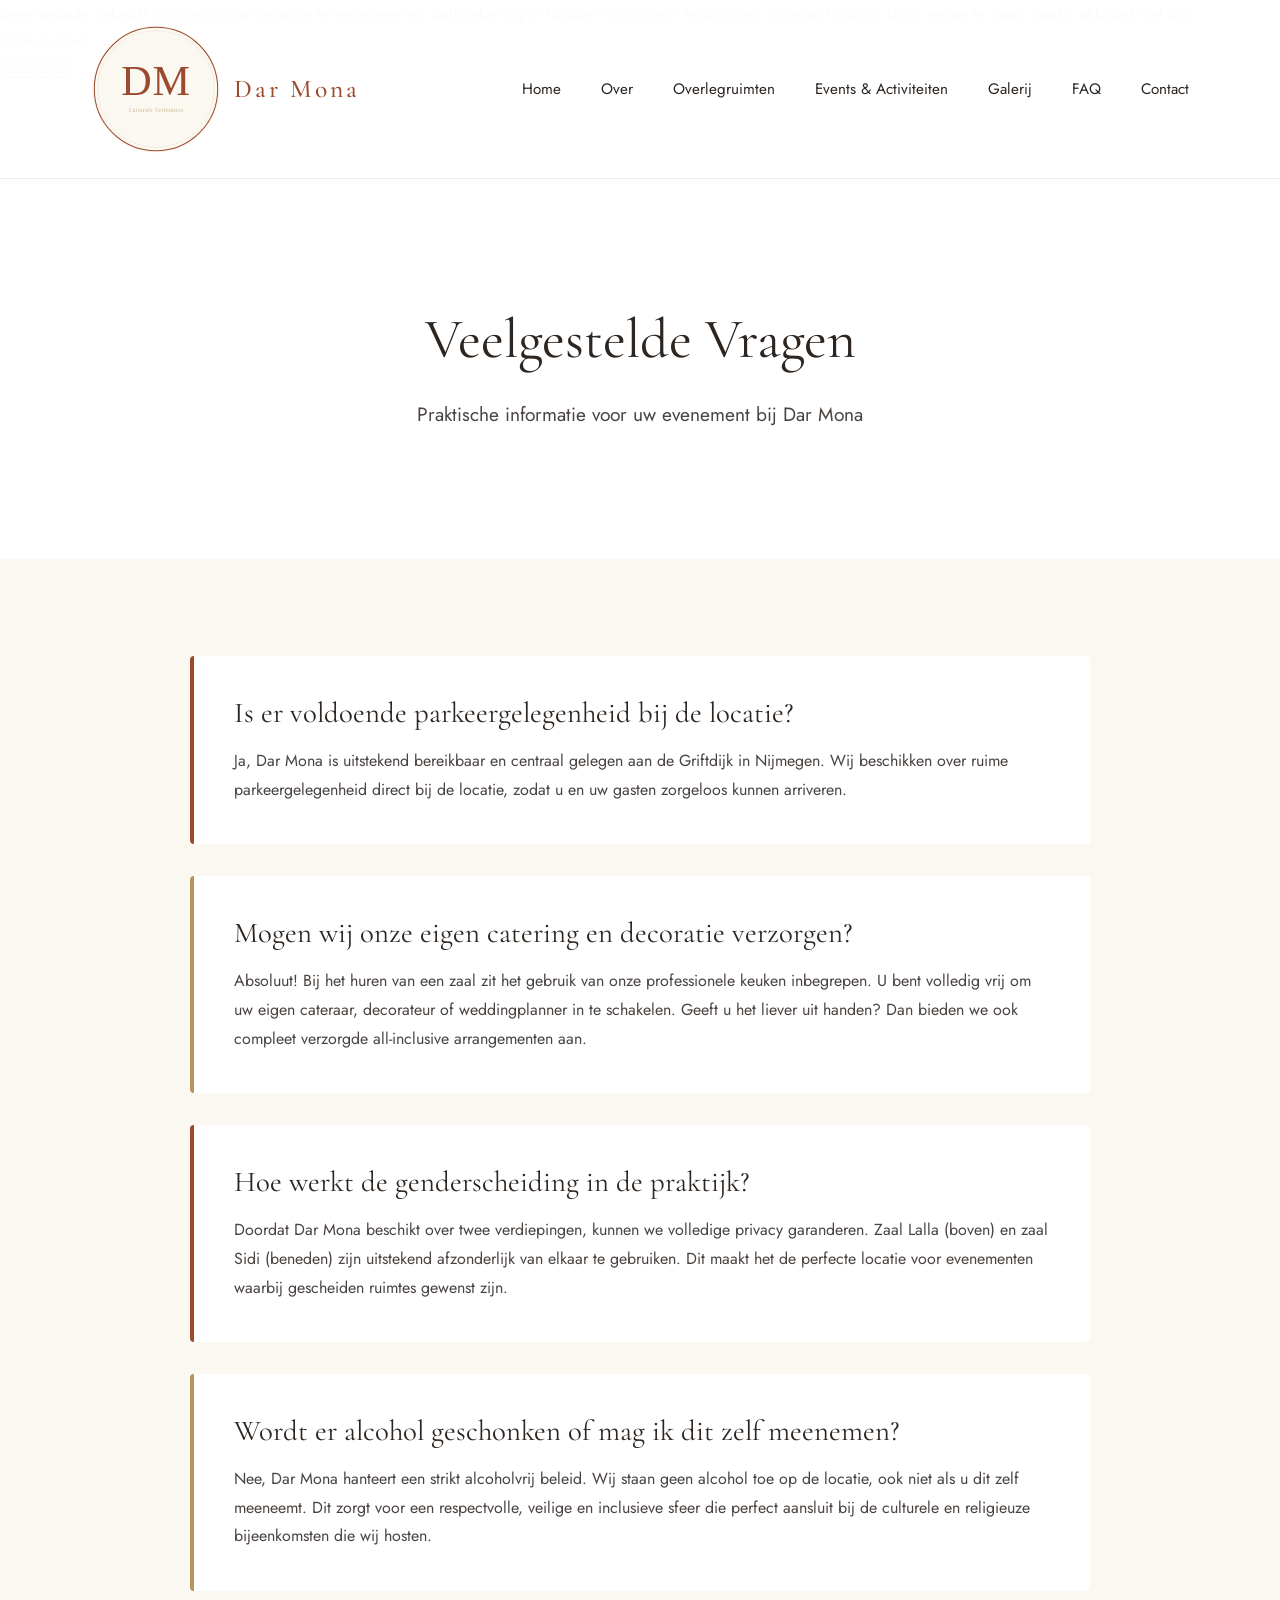
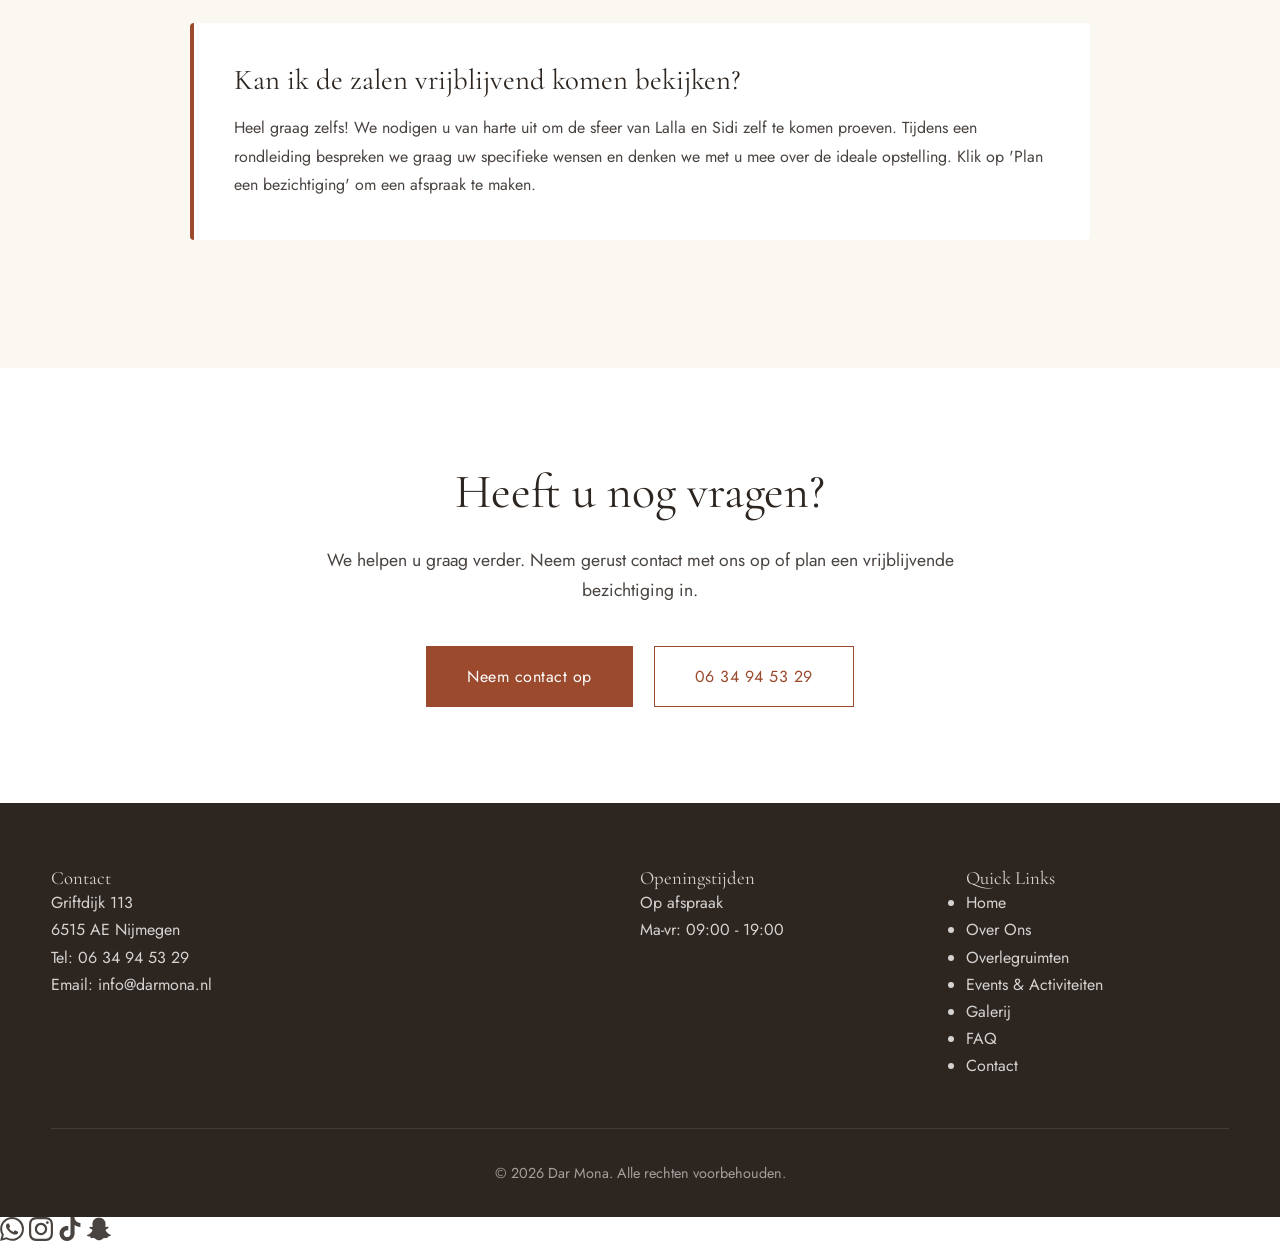
<file: veelgestelde-vragen.html>
<!DOCTYPE html>
<html lang="nl">
<head>
    <meta charset="UTF-8">
    <meta name="viewport" content="width=device-width, initial-scale=1.0">
    
    <!-- SEO Meta Tags -->
    <meta name="description" content="Veelgestelde vragen over Dar Mona Nijmegen. Informatie over parkeren, catering, genderscheiding, alcoholvrij beleid en bezichtigingen. Bekijk alle antwoorden.">
    <meta name="keywords" content="Dar Mona FAQ, veelgestelde vragen evenementenlocatie, parkeren Griftdijk, alcoholvrij evenement, genderscheiding, eigen catering toegestaan">
    <meta name="author" content="Dar Mona">
    
    <!-- Open Graph -->
    <meta property="og:type" content="website">
    <meta property="og:url" content="https://darmona.nl/veelgestelde-vragen.html">
    <meta property="og:title" content="Veelgestelde Vragen - Dar Mona Nijmegen">
    <meta property="og:description" content="Antwoorden op uw vragen over parkeren, catering, genderscheiding en ons alcoholvrij beleid.">
    <meta property="og:image" content="https://darmona.nl/images/lalla-elegant-01.jpg">
    
    <!-- Twitter -->
    <meta property="twitter:card" content="summary_large_image">
    <meta property="twitter:title" content="Veelgestelde Vragen - Dar Mona Nijmegen">
    <meta property="twitter:description" content="Antwoorden op uw vragen over parkeren, catering, genderscheiding en ons alcoholvrij beleid.">
    <meta property="twitter:image" content="https://darmona.nl/images/lalla-elegant-01.jpg">
    
    <!-- FAQ Structured Data -->
    <script type="application/ld+json">
    {
      "@context": "https://schema.org",
      "@type": "FAQPage",
      "mainEntity": [
        {
          "@type": "Question",
          "name": "Is er voldoende parkeergelegenheid bij de locatie?",
          "acceptedAnswer": {
            "@type": "Answer",
            "text": "Ja, Dar Mona is uitstekend bereikbaar en centraal gelegen aan de Griftdijk in Nijmegen. Wij beschikken over ruime parkeergelegenheid direct bij de locatie, zodat u en uw gasten zorgeloos kunnen arriveren."
          }
        },
        {
          "@type": "Question",
          "name": "Mogen wij onze eigen catering en decoratie verzorgen?",
          "acceptedAnswer": {
            "@type": "Answer",
            "text": "Absoluut! Bij het huren van een zaal zit het gebruik van onze professionele keuken inbegrepen. U bent volledig vrij om uw eigen cateraar, decorateur of weddingplanner in te schakelen. Geeft u het liever uit handen? Dan bieden we ook compleet verzorgde all-inclusive arrangementen aan."
          }
        },
        {
          "@type": "Question",
          "name": "Hoe werkt de genderscheiding in de praktijk?",
          "acceptedAnswer": {
            "@type": "Answer",
            "text": "Doordat Dar Mona beschikt over twee verdiepingen, kunnen we volledige privacy garanderen. Zaal Lalla (boven) en zaal Sidi (beneden) zijn uitstekend afzonderlijk van elkaar te gebruiken. Dit maakt het de perfecte locatie voor evenementen waarbij gescheiden ruimtes gewenst zijn."
          }
        },
        {
          "@type": "Question",
          "name": "Wordt er alcohol geschonken of mag ik dit zelf meenemen?",
          "acceptedAnswer": {
            "@type": "Answer",
            "text": "Nee, Dar Mona hanteert een strikt alcoholvrij beleid. Wij staan geen alcohol toe op de locatie, ook niet als u dit zelf meeneemt. Dit zorgt voor een respectvolle, veilige en inclusieve sfeer die perfect aansluit bij de culturele en religieuze bijeenkomsten die wij hosten."
          }
        },
        {
          "@type": "Question",
          "name": "Kan ik de zalen vrijblijvend komen bekijken?",
          "acceptedAnswer": {
            "@type": "Answer",
            "text": "Heel graag zelfs! We nodigen u van harte uit om de sfeer van Lalla en Sidi zelf te komen proeven. Tijdens een rondleiding bespreken we graag uw specifieke wensen en denken we met u mee over de ideale opstelling."
          }
        }
      ]
    }
    </script>
    
    <title>Veelgestelde Vragen - Dar Mona Evenementenlocatie Nijmegen</title>
    
    <!-- Google Analytics -->
    <script async src="https://www.googletagmanager.com/gtag/js?id=G-0EN2QGH1M7"></script>
    <script>
        window.dataLayer = window.dataLayer || [];
        function gtag(){dataLayer.push(arguments);}
        gtag('js', new Date());
        gtag('config', 'G-0EN2QGH1M7');
    </script>

    <!-- Microsoft Clarity -->
    <script type="text/javascript">
        (function(c,l,a,r,i,t,y){
            c[a]=c[a]||function(){(c[a].q=c[a].q||[]).push(arguments)};
            t=l.createElement(r);t.async=1;t.src="https://www.clarity.ms/tag/"+i;
            y=l.getElementsByTagName(r)[0];y.parentNode.insertBefore(t,y);
        })(window, document, "clarity", "script", "vu83lrxgzf");
    </script>

    <link rel="icon" type="image/svg+xml" href="images/favicon.svg">
    <link rel="stylesheet" href="css/styles.css">
    <link rel="preconnect" href="https://fonts.googleapis.com">
    <link rel="preconnect" href="https://fonts.gstatic.com" crossorigin>
    <link href="https://fonts.googleapis.com/css2?family=Cormorant+Garamond:wght@400;500;600;700&family=Jost:wght@300;400;500;600&display=swap" rel="stylesheet">
    <link rel="stylesheet" href="css/bugfix.css">
    <script src="js/bugfix.js" defer></script>
</head>
<body>
    <!-- Cookie Banner -->
    <div id="cookieBanner" class="cookie-banner">
        <div class="cookie-content">
            <p>Deze website gebruikt cookies om uw ervaring te verbeteren en statistieken bij te houden via Google Analytics en Microsoft Clarity. Door verder te gaan, gaat u akkoord met ons cookiebeleid.</p>
            <button onclick="acceptCookies()" class="cookie-accept">Accepteren</button>
        </div>
    </div>

    <nav class="navbar">
        <div class="nav-container">
            <a href="index.html" class="logo">
                <img src="images/logo.svg" alt="Dar Mona Logo" class="logo-icon">
                <span class="logo-text">Dar Mona</span>
            </a>
            <ul class="nav-menu">
                <li><a href="index.html">Home</a></li>
                <li><a href="over.html">Over</a></li>
                <li><a href="overlegruimten.html">Overlegruimten</a></li>
                <li><a href="events.html">Events & Activiteiten</a></li>
                <li><a href="galerij.html">Galerij</a></li>
                <li><a href="veelgestelde-vragen.html" class="active">FAQ</a></li>
                <li><a href="contact.html">Contact</a></li>
            </ul>
            <div class="mobile-toggle">
                <span></span>
                <span></span>
                <span></span>
            </div>
        </div>
    </nav>

    <div class="mobile-nav">
        <ul>
            <li><a href="index.html">Home</a></li>
            <li><a href="over.html">Over</a></li>
            <li><a href="overlegruimten.html">Overlegruimten</a></li>
            <li><a href="events.html">Events & Activiteiten</a></li>
            <li><a href="galerij.html">Galerij</a></li>
            <li><a href="veelgestelde-vragen.html">FAQ</a></li>
                <li><a href="contact.html">Contact</a></li>
        </ul>
    </div>

    <!-- Hero Section -->
    <section style="padding: 14rem 4% 6rem; background: white; text-align: center; border-bottom: 1px solid var(--cream);">
        <style>
            @media (max-width: 768px) {
                section[style*="padding: 14rem"] {
                    padding-top: 10rem !important;
                }
            }
        </style>
        <div style="max-width: 900px; margin: 0 auto;">
            <h1 style="font-family: 'Cormorant Garamond', serif; font-size: 3.5rem; color: var(--dark); margin-bottom: 1.5rem;">Veelgestelde Vragen</h1>
            <p style="font-size: 1.2rem; line-height: 1.8; color: var(--text); margin-bottom: 2rem;">
                Praktische informatie voor uw evenement bij Dar Mona
            </p>
        </div>
    </section>

    <!-- FAQ Section -->
    <section style="padding: 6rem 4%; background: var(--cream);">
        <div style="max-width: 900px; margin: 0 auto;">
            
            <!-- FAQ Item 1 -->
            <div style="background: white; padding: 2.5rem; margin-bottom: 2rem; border-radius: 4px; border-left: 4px solid var(--terracotta);">
                <h3 style="font-family: 'Cormorant Garamond', serif; font-size: 1.8rem; color: var(--dark); margin-bottom: 1rem;">Is er voldoende parkeergelegenheid bij de locatie?</h3>
                <p style="line-height: 1.8; color: var(--text);">
                    Ja, Dar Mona is uitstekend bereikbaar en centraal gelegen aan de Griftdijk in Nijmegen. Wij beschikken over ruime parkeergelegenheid direct bij de locatie, zodat u en uw gasten zorgeloos kunnen arriveren.
                </p>
            </div>

            <!-- FAQ Item 2 -->
            <div style="background: white; padding: 2.5rem; margin-bottom: 2rem; border-radius: 4px; border-left: 4px solid var(--gold);">
                <h3 style="font-family: 'Cormorant Garamond', serif; font-size: 1.8rem; color: var(--dark); margin-bottom: 1rem;">Mogen wij onze eigen catering en decoratie verzorgen?</h3>
                <p style="line-height: 1.8; color: var(--text);">
                    Absoluut! Bij het huren van een zaal zit het gebruik van onze professionele keuken inbegrepen. U bent volledig vrij om uw eigen cateraar, decorateur of weddingplanner in te schakelen. Geeft u het liever uit handen? Dan bieden we ook compleet verzorgde all-inclusive arrangementen aan.
                </p>
            </div>

            <!-- FAQ Item 3 -->
            <div style="background: white; padding: 2.5rem; margin-bottom: 2rem; border-radius: 4px; border-left: 4px solid var(--terracotta);">
                <h3 style="font-family: 'Cormorant Garamond', serif; font-size: 1.8rem; color: var(--dark); margin-bottom: 1rem;">Hoe werkt de genderscheiding in de praktijk?</h3>
                <p style="line-height: 1.8; color: var(--text);">
                    Doordat Dar Mona beschikt over twee verdiepingen, kunnen we volledige privacy garanderen. Zaal Lalla (boven) en zaal Sidi (beneden) zijn uitstekend afzonderlijk van elkaar te gebruiken. Dit maakt het de perfecte locatie voor evenementen waarbij gescheiden ruimtes gewenst zijn.
                </p>
            </div>

            <!-- FAQ Item 4 -->
            <div style="background: white; padding: 2.5rem; margin-bottom: 2rem; border-radius: 4px; border-left: 4px solid var(--gold);">
                <h3 style="font-family: 'Cormorant Garamond', serif; font-size: 1.8rem; color: var(--dark); margin-bottom: 1rem;">Wordt er alcohol geschonken of mag ik dit zelf meenemen?</h3>
                <p style="line-height: 1.8; color: var(--text);">
                    Nee, Dar Mona hanteert een strikt alcoholvrij beleid. Wij staan geen alcohol toe op de locatie, ook niet als u dit zelf meeneemt. Dit zorgt voor een respectvolle, veilige en inclusieve sfeer die perfect aansluit bij de culturele en religieuze bijeenkomsten die wij hosten.
                </p>
            </div>

            <!-- FAQ Item 5 -->
            <div style="background: white; padding: 2.5rem; margin-bottom: 2rem; border-radius: 4px; border-left: 4px solid var(--terracotta);">
                <h3 style="font-family: 'Cormorant Garamond', serif; font-size: 1.8rem; color: var(--dark); margin-bottom: 1rem;">Kan ik de zalen vrijblijvend komen bekijken?</h3>
                <p style="line-height: 1.8; color: var(--text);">
                    Heel graag zelfs! We nodigen u van harte uit om de sfeer van Lalla en Sidi zelf te komen proeven. Tijdens een rondleiding bespreken we graag uw specifieke wensen en denken we met u mee over de ideale opstelling. Klik op 'Plan een bezichtiging' om een afspraak te maken.
                </p>
            </div>

        </div>
    </section>

    <!-- CTA Section -->
    <section style="padding: 6rem 4%; background: white; text-align: center;">
        <div style="max-width: 700px; margin: 0 auto;">
            <h2 style="font-family: 'Cormorant Garamond', serif; font-size: 3rem; color: var(--dark); margin-bottom: 1.5rem;">Heeft u nog vragen?</h2>
            <p style="font-size: 1.1rem; color: var(--text); margin-bottom: 2.5rem;">
                We helpen u graag verder. Neem gerust contact met ons op of plan een vrijblijvende bezichtiging in.
            </p>
            <a href="contact.html" class="btn-primary" style="margin-right: 1rem;">Neem contact op</a>
            <a href="tel:+31634945329" class="btn-secondary">06 34 94 53 29</a>
        </div>
    </section>

    <footer>
        <div class="footer-content">
            <div class="footer-section">
                <h3>Contact</h3>
                <p>Griftdijk 113<br>6515 AE Nijmegen</p>
                <p>Tel: <a href="tel:+31634945329">06 34 94 53 29</a><br>
                Email: <a href="mailto:info@darmona.nl">info@darmona.nl</a></p>
            </div>
            <div class="footer-section">
                <h3>Openingstijden</h3>
                <p>Op afspraak<br>Ma-vr: 09:00 - 19:00</p>
            </div>
            <div class="footer-section">
                <h3>Quick Links</h3>
                <ul>
                    <li><a href="index.html">Home</a></li>
                    <li><a href="over.html">Over Ons</a></li>
                    <li><a href="overlegruimten.html">Overlegruimten</a></li>
                    <li><a href="events.html">Events & Activiteiten</a></li>
                    <li><a href="galerij.html">Galerij</a></li>
                    <li><a href="veelgestelde-vragen.html">FAQ</a></li>
                <li><a href="contact.html">Contact</a></li>
                </ul>
            </div>
        </div>
        <div class="footer-bottom">
            <p>&copy; 2026 Dar Mona. Alle rechten voorbehouden.</p>
        </div>
    </footer>

    <!-- Social Media Buttons -->
    <div class="social-buttons">
        <a href="https://wa.me/31634945329" class="social-btn whatsapp" target="_blank" rel="noopener" aria-label="WhatsApp">
            <svg xmlns="http://www.w3.org/2000/svg" width="24" height="24" viewBox="0 0 24 24" fill="currentColor">
                <path d="M17.472 14.382c-.297-.149-1.758-.867-2.03-.967-.273-.099-.471-.148-.67.15-.197.297-.767.966-.94 1.164-.173.199-.347.223-.644.075-.297-.15-1.255-.463-2.39-1.475-.883-.788-1.48-1.761-1.653-2.059-.173-.297-.018-.458.13-.606.134-.133.298-.347.446-.52.149-.174.198-.298.298-.497.099-.198.05-.371-.025-.52-.075-.149-.669-1.612-.916-2.207-.242-.579-.487-.5-.669-.51-.173-.008-.371-.01-.57-.01-.198 0-.52.074-.792.372-.272.297-1.04 1.016-1.04 2.479 0 1.462 1.065 2.875 1.213 3.074.149.198 2.096 3.2 5.077 4.487.709.306 1.262.489 1.694.625.712.227 1.36.195 1.871.118.571-.085 1.758-.719 2.006-1.413.248-.694.248-1.289.173-1.413-.074-.124-.272-.198-.57-.347m-5.421 7.403h-.004a9.87 9.87 0 01-5.031-1.378l-.361-.214-3.741.982.998-3.648-.235-.374a9.86 9.86 0 01-1.51-5.26c.001-5.45 4.436-9.884 9.888-9.884 2.64 0 5.122 1.03 6.988 2.898a9.825 9.825 0 012.893 6.994c-.003 5.45-4.437 9.884-9.885 9.884m8.413-18.297A11.815 11.815 0 0012.05 0C5.495 0 .16 5.335.157 11.892c0 2.096.547 4.142 1.588 5.945L.057 24l6.305-1.654a11.882 11.882 0 005.683 1.448h.005c6.554 0 11.89-5.335 11.893-11.893a11.821 11.821 0 00-3.48-8.413Z"/>
            </svg>
        </a>
        <a href="https://www.instagram.com/darmonanijmegen" class="social-btn instagram" target="_blank" rel="noopener" aria-label="Instagram">
            <svg xmlns="http://www.w3.org/2000/svg" width="24" height="24" viewBox="0 0 24 24" fill="currentColor">
                <path d="M12 2.163c3.204 0 3.584.012 4.85.07 3.252.148 4.771 1.691 4.919 4.919.058 1.265.069 1.645.069 4.849 0 3.205-.012 3.584-.069 4.849-.149 3.225-1.664 4.771-4.919 4.919-1.266.058-1.644.07-4.85.07-3.204 0-3.584-.012-4.849-.07-3.26-.149-4.771-1.699-4.919-4.92-.058-1.265-.07-1.644-.07-4.849 0-3.204.013-3.583.07-4.849.149-3.227 1.664-4.771 4.919-4.919 1.266-.057 1.645-.069 4.849-.069zm0-2.163c-3.259 0-3.667.014-4.947.072-4.358.2-6.78 2.618-6.98 6.98-.059 1.281-.073 1.689-.073 4.948 0 3.259.014 3.668.072 4.948.2 4.358 2.618 6.78 6.98 6.98 1.281.058 1.689.072 4.948.072 3.259 0 3.668-.014 4.948-.072 4.354-.2 6.782-2.618 6.979-6.98.059-1.28.073-1.689.073-4.948 0-3.259-.014-3.667-.072-4.947-.196-4.354-2.617-6.78-6.979-6.98-1.281-.059-1.69-.073-4.949-.073zm0 5.838c-3.403 0-6.162 2.759-6.162 6.162s2.759 6.163 6.162 6.163 6.162-2.759 6.162-6.163c0-3.403-2.759-6.162-6.162-6.162zm0 10.162c-2.209 0-4-1.79-4-4 0-2.209 1.791-4 4-4s4 1.791 4 4c0 2.21-1.791 4-4 4zm6.406-11.845c-.796 0-1.441.645-1.441 1.44s.645 1.44 1.441 1.44c.795 0 1.439-.645 1.439-1.44s-.644-1.44-1.439-1.44z"/>
            </svg>
        </a>
        <a href="https://www.tiktok.com/@dar.mona.nijmegen" class="social-btn tiktok" target="_blank" rel="noopener" aria-label="TikTok">
            <svg xmlns="http://www.w3.org/2000/svg" width="24" height="24" viewBox="0 0 24 24" fill="currentColor">
                <path d="M12.525.02c1.31-.02 2.61-.01 3.91-.02.08 1.53.63 3.09 1.75 4.17 1.12 1.11 2.7 1.62 4.24 1.79v4.03c-1.44-.05-2.89-.35-4.2-.97-.57-.26-1.1-.59-1.62-.93-.01 2.92.01 5.84-.02 8.75-.08 1.4-.54 2.79-1.35 3.94-1.31 1.92-3.58 3.17-5.91 3.21-1.43.08-2.86-.31-4.08-1.03-2.02-1.19-3.44-3.37-3.65-5.71-.02-.5-.03-1-.01-1.49.18-1.9 1.12-3.72 2.58-4.96 1.66-1.44 3.98-2.13 6.15-1.72.02 1.48-.04 2.96-.04 4.44-.99-.32-2.15-.23-3.02.37-.63.41-1.11 1.04-1.36 1.75-.21.51-.15 1.07-.14 1.61.24 1.64 1.82 3.02 3.5 2.87 1.12-.01 2.19-.66 2.77-1.61.19-.33.4-.67.41-1.06.1-1.79.06-3.57.07-5.36.01-4.03-.01-8.05.02-12.07z"/>
            </svg>
        </a>
        <a href="https://www.snapchat.com/add/darmonanijmegen" class="social-btn snapchat" target="_blank" rel="noopener" aria-label="Snapchat">
            <svg xmlns="http://www.w3.org/2000/svg" width="24" height="24" viewBox="0 0 24 24" fill="currentColor">
                <path d="M12.206.793c.99 0 4.347.276 5.93 3.821.529 1.193.403 3.219.299 4.847l-.003.06c-.012.18-.022.345-.03.51.075.045.203.09.401.09.3-.016.659-.12 1.033-.301.165-.088.344-.104.464-.104.182 0 .359.029.509.09.45.149.734.479.734.838.015.449-.39.839-1.213 1.168-.089.029-.209.075-.344.119-.45.135-1.139.36-1.333.81-.09.224-.061.524.12.868l.015.015c.06.136 1.526 3.475 4.791 4.014.255.044.435.27.42.509 0 .075-.015.149-.045.225-.24.569-1.273.988-3.146 1.271-.059.091-.12.375-.164.57-.029.179-.074.36-.134.553-.076.271-.27.405-.555.405h-.03c-.135 0-.313-.031-.538-.074-.36-.075-.765-.135-1.273-.135-.3 0-.599.015-.913.074-.6.104-1.123.464-1.723.884-.853.599-1.826 1.288-3.294 1.288-.06 0-.119-.015-.18-.015h-.149c-1.468 0-2.427-.675-3.279-1.288-.599-.42-1.107-.779-1.707-.884-.314-.045-.629-.074-.928-.074-.54 0-.958.089-1.272.149-.211.043-.391.074-.54.074-.374 0-.523-.224-.583-.42-.061-.192-.09-.389-.135-.567-.046-.181-.105-.494-.166-.57-1.918-.222-2.95-.642-3.189-1.226-.031-.063-.052-.15-.055-.225-.015-.243.165-.465.42-.509 3.264-.54 4.73-3.879 4.791-4.02l.016-.029c.18-.345.224-.645.119-.869-.195-.434-.884-.658-1.332-.809-.121-.029-.24-.074-.346-.119-1.107-.435-1.257-.93-1.197-1.273.09-.479.674-.793 1.168-.793.146 0 .27.029.383.074.42.194.789.3 1.104.3.234 0 .384-.06.465-.105l-.046-.569c-.098-1.626-.225-3.651.307-4.837C7.392 1.077 10.739.807 11.727.807l.419-.015h.06z"/>
            </svg>
        </a>
    </div>

    <script src="js/main.js"></script>
</body>
</html>
</file>
<file: css/styles.css>
/* ==========================================
   DAR MONA - MAIN STYLESHEET
   ========================================== */

/* Reset & Base Styles */
* {
    margin: 0;
    padding: 0;
    box-sizing: border-box;
}

:root {
    --cream: #FBF7F1;
    --terracotta: #9B4A2E;
    --gold: #B8935A;
    --dark: #2C2520;
    --text: #4A4441;
}

body {
    font-family: 'Jost', sans-serif;
    color: var(--text);
    line-height: 1.7;
    background: white;
}

h1, h2, h3, h4 {
    font-family: 'Cormorant Garamond', serif;
    font-weight: 400;
    line-height: 1.2;
}

a {
    text-decoration: none;
    color: inherit;
}

/* Navigation */
.navbar {
    position: fixed;
    top: 0;
    left: 0;
    right: 0;
    background: rgba(255, 255, 255, 0.98);
    z-index: 1000;
    border-bottom: 1px solid rgba(155, 74, 46, 0.1);
    transition: all 0.3s ease;
}

.navbar.scrolled {
    box-shadow: 0 2px 20px rgba(0, 0, 0, 0.05);
}

.nav-container {
    max-width: 1200px;
    margin: 0 auto;
    padding: 1.5rem 4%;
    display: flex;
    justify-content: space-between;
    align-items: center;
}

.logo {
    font-family: 'Cormorant Garamond', serif;
    font-size: 1.6rem;
    font-weight: 500;
    color: var(--terracotta);
    text-decoration: none;
    letter-spacing: 3px;
    display: flex;
    align-items: center;
    gap: 0.8rem;
}

.logo-icon {
    width: 130px;
    height: 130px;
}

.logo-text {
    display: inline;
}

.nav-menu {
    display: flex;
    gap: 2.5rem;
    list-style: none;
}

.nav-menu a {
    text-decoration: none;
    color: var(--dark);
    font-weight: 400;
    font-size: 0.95rem;
    transition: color 0.3s ease;
    position: relative;
}

.nav-menu a:hover {
    color: var(--terracotta);
}

.nav-menu a::after {
    content: '';
    position: absolute;
    bottom: -5px;
    left: 0;
    width: 0;
    height: 1px;
    background: var(--terracotta);
    transition: width 0.3s ease;
}

.nav-menu a:hover::after {
    width: 100%;
}

/* Mobile Menu */
.mobile-toggle {
    display: none;
    flex-direction: column;
    gap: 5px;
    cursor: pointer;
    z-index: 1001;
}

.mobile-toggle span {
    width: 25px;
    height: 2px;
    background: var(--dark);
    transition: all 0.3s ease;
}

.mobile-toggle.active span:nth-child(1) {
    transform: rotate(45deg) translate(7px, 7px);
}

.mobile-toggle.active span:nth-child(2) {
    opacity: 0;
}

.mobile-toggle.active span:nth-child(3) {
    transform: rotate(-45deg) translate(7px, -7px);
}

.mobile-nav {
    display: none;
    position: fixed;
    top: 80px;
    left: 0;
    right: 0;
    background: white;
    padding: 2rem 4%;
    box-shadow: 0 4px 20px rgba(0, 0, 0, 0.1);
    z-index: 999;
}

.mobile-nav.active {
    display: block;
}

.mobile-nav ul {
    list-style: none;
}

.mobile-nav a {
    display: block;
    padding: 1rem 0;
    color: var(--dark);
    text-decoration: none;
    font-size: 1.1rem;
    border-bottom: 1px solid var(--cream);
    transition: color 0.3s ease;
}

.mobile-nav a:hover {
    color: var(--terracotta);
}

/* Social Media Float Buttons */
.social-float-container {
    position: fixed;
    bottom: 30px;
    right: 30px;
    display: flex;
    flex-direction: column;
    gap: 15px;
    z-index: 999;
}

.social-float {
    width: 55px;
    height: 55px;
    border-radius: 50%;
    display: flex;
    align-items: center;
    justify-content: center;
    box-shadow: 0 4px 12px rgba(0, 0, 0, 0.3);
    transition: transform 0.3s ease, box-shadow 0.3s ease;
    text-decoration: none;
}

.social-float:hover {
    transform: scale(1.1);
    box-shadow: 0 6px 20px rgba(0, 0, 0, 0.4);
}

.social-float svg {
    width: 28px;
    height: 28px;
    fill: white;
}

.whatsapp-float {
    background: #25D366;
}

.whatsapp-float:hover {
    box-shadow: 0 6px 20px rgba(37, 211, 102, 0.6);
}

.instagram-float {
    background: linear-gradient(45deg, #f09433 0%,#e6683c 25%,#dc2743 50%,#cc2366 75%,#bc1888 100%);
}

.snapchat-float {
    background: #FFFC00;
}

.snapchat-float svg {
    fill: black;
}

.tiktok-float {
    background: #000000;
}

.tiktok-float:hover {
    box-shadow: 0 6px 20px rgba(0, 0, 0, 0.7);
}

/* Footer */
footer {
    background: var(--dark);
    color: rgba(255, 255, 255, 0.8);
    padding: 4rem 4% 2rem;
}

.footer-content {
    max-width: 1200px;
    margin: 0 auto;
    display: grid;
    grid-template-columns: 2fr 1fr 1fr;
    gap: 4rem;
    padding-bottom: 3rem;
    border-bottom: 1px solid rgba(255, 255, 255, 0.1);
}

.footer-brand h3 {
    font-size: 1.8rem;
    color: var(--gold);
    margin-bottom: 1rem;
}

.footer-brand p {
    line-height: 1.8;
}

.footer-links h4 {
    font-size: 1.2rem;
    margin-bottom: 1.5rem;
    color: white;
}

.footer-links ul {
    list-style: none;
}

.footer-links a {
    color: rgba(255, 255, 255, 0.8);
    text-decoration: none;
    display: block;
    margin-bottom: 0.8rem;
    transition: color 0.3s ease;
}

.footer-links a:hover {
    color: var(--gold);
}

.footer-bottom {
    max-width: 1200px;
    margin: 2rem auto 0;
    text-align: center;
    font-size: 0.9rem;
    opacity: 0.7;
}

/* Buttons */
.btn-primary {
    display: inline-block;
    padding: 1rem 2.5rem;
    background: var(--terracotta);
    color: white;
    text-decoration: none;
    font-weight: 400;
    transition: all 0.3s ease;
    border: 1px solid var(--terracotta);
    letter-spacing: 0.5px;
}

.btn-primary:hover {
    background: transparent;
    color: var(--terracotta);
}

.btn-secondary {
    display: inline-block;
    padding: 1rem 2.5rem;
    background: transparent;
    color: var(--terracotta);
    text-decoration: none;
    font-weight: 400;
    transition: all 0.3s ease;
    border: 1px solid var(--terracotta);
    letter-spacing: 0.5px;
}

.btn-secondary:hover {
    background: var(--terracotta);
    color: white;
}

/* Responsive */
@media (max-width: 968px) {
    .nav-menu {
        display: none;
    }

    .mobile-toggle {
        display: flex;
    }

    .footer-content {
        grid-template-columns: 1fr;
        gap: 2rem;
    }

    .social-float-container {
        bottom: 20px;
        right: 20px;
        gap: 12px;
    }

    .social-float {
        width: 50px;
        height: 50px;
    }

    .social-float svg {
        width: 24px;
        height: 24px;
    }
}

/* Fix voor hero sections - genoeg ruimte boven nav */
section.hero,
section[style*="padding: 12rem"],
section[style*="padding: 14rem"] {
    padding-top: 14rem !important;
}

@media (max-width: 768px) {
    section.hero,
    section[style*="padding: 12rem"],
    section[style*="padding: 14rem"] {
        padding-top: 10rem !important;
    }
}

/* Hero h1 - zorg dat titel niet wordt afgeknipt */
section.hero h1 {
    margin-top: 0;
    padding-top: 0;
}
</file>
<file: css/bugfix.css>
/* ============================================
   DARMONA BUGFIX CSS - v1.1 - 2026
   Automatisch geladen via alle HTML pagina's
   ============================================ */

/* ---- FIX 1: Mobile toggle verborgen op desktop ---- */
@media (min-width: 969px) {
    .mobile-toggle {
        display: none !important;
    }
    .mobile-nav {
        display: none !important;
    }
}

/* ---- FIX 2: Social float knoppen overlappen content niet meer ---- */
.social-float-container {
    position: fixed;
    right: 16px;
    bottom: 120px;
    display: flex;
    flex-direction: column;
    gap: 10px;
    z-index: 500;
}

.social-float {
    width: 44px;
    height: 44px;
    border-radius: 50%;
    display: flex;
    align-items: center;
    justify-content: center;
    box-shadow: 0 2px 8px rgba(0,0,0,0.25);
    transition: transform 0.2s ease, opacity 0.2s ease;
    opacity: 0.85;
    text-decoration: none;
}

.social-float:hover {
    transform: scale(1.1);
    opacity: 1;
}

.social-float svg {
    width: 22px;
    height: 22px;
    fill: white;
}

.whatsapp-float  { background: #25D366; }
.instagram-float { background: radial-gradient(circle at 30% 107%, #fdf497 0%, #fdf497 5%, #fd5949 45%, #d6249f 60%, #285AEB 90%); }
.tiktok-float    { background: #000000; }
.snapchat-float  { background: #FFFC00; }
.snapchat-float svg { fill: #000000; }

@media (max-width: 768px) {
    .social-float-container {
        right: 8px;
        bottom: 80px;
        gap: 7px;
    }
    .social-float {
        width: 38px;
        height: 38px;
        opacity: 0.8;
    }
    .social-float svg {
        width: 18px;
        height: 18px;
    }
}

/* ---- FIX 3: Label-waarde alignment in zaalkaarten ---- */
.detail-item {
    display: flex !important;
    justify-content: space-between !important;
    align-items: flex-start !important;
    gap: 1rem;
}

.detail-label {
    flex-shrink: 0;
    min-width: 90px;
}

.detail-value {
    text-align: right;
}

/* ---- FIX 4: Hero knoppen overlappen sectie eronder niet meer ---- */
.hero {
    height: auto !important;
    min-height: 100vh;
    padding-bottom: 4rem !important;
}

@media (max-width: 968px) {
    .hero {
        min-height: auto !important;
        padding-bottom: 3rem !important;
    }

    /* Knoppen netjes onder elkaar op mobiel */
    .hero-text .btn-primary,
    .hero-text .btn-secondary {
        display: block !important;
        width: 100% !important;
        text-align: center !important;
        margin-left: 0 !important;
        margin-top: 1rem !important;
        box-sizing: border-box;
    }
}

/* ---- FIX 5: Contact formulier grid crasht niet op smal mobiel ---- */
@media (max-width: 600px) {
    /* Override de minmax(500px) die horizontaal scrollen veroorzaakt */
    [style*="minmax(500px"] {
        grid-template-columns: 1fr !important;
    }
}

/* Expliciete fix voor de contact formulier grid */
.contact-forms-grid {
    display: grid;
    grid-template-columns: repeat(auto-fit, minmax(300px, 1fr));
    gap: 3rem;
}

/* ---- FIX 6: All-inclusive image grid mobiel ---- */
@media (max-width: 768px) {
    [style*="grid-template-columns: repeat(3, 1fr)"] {
        grid-template-columns: 1fr !important;
    }
}
</file>
